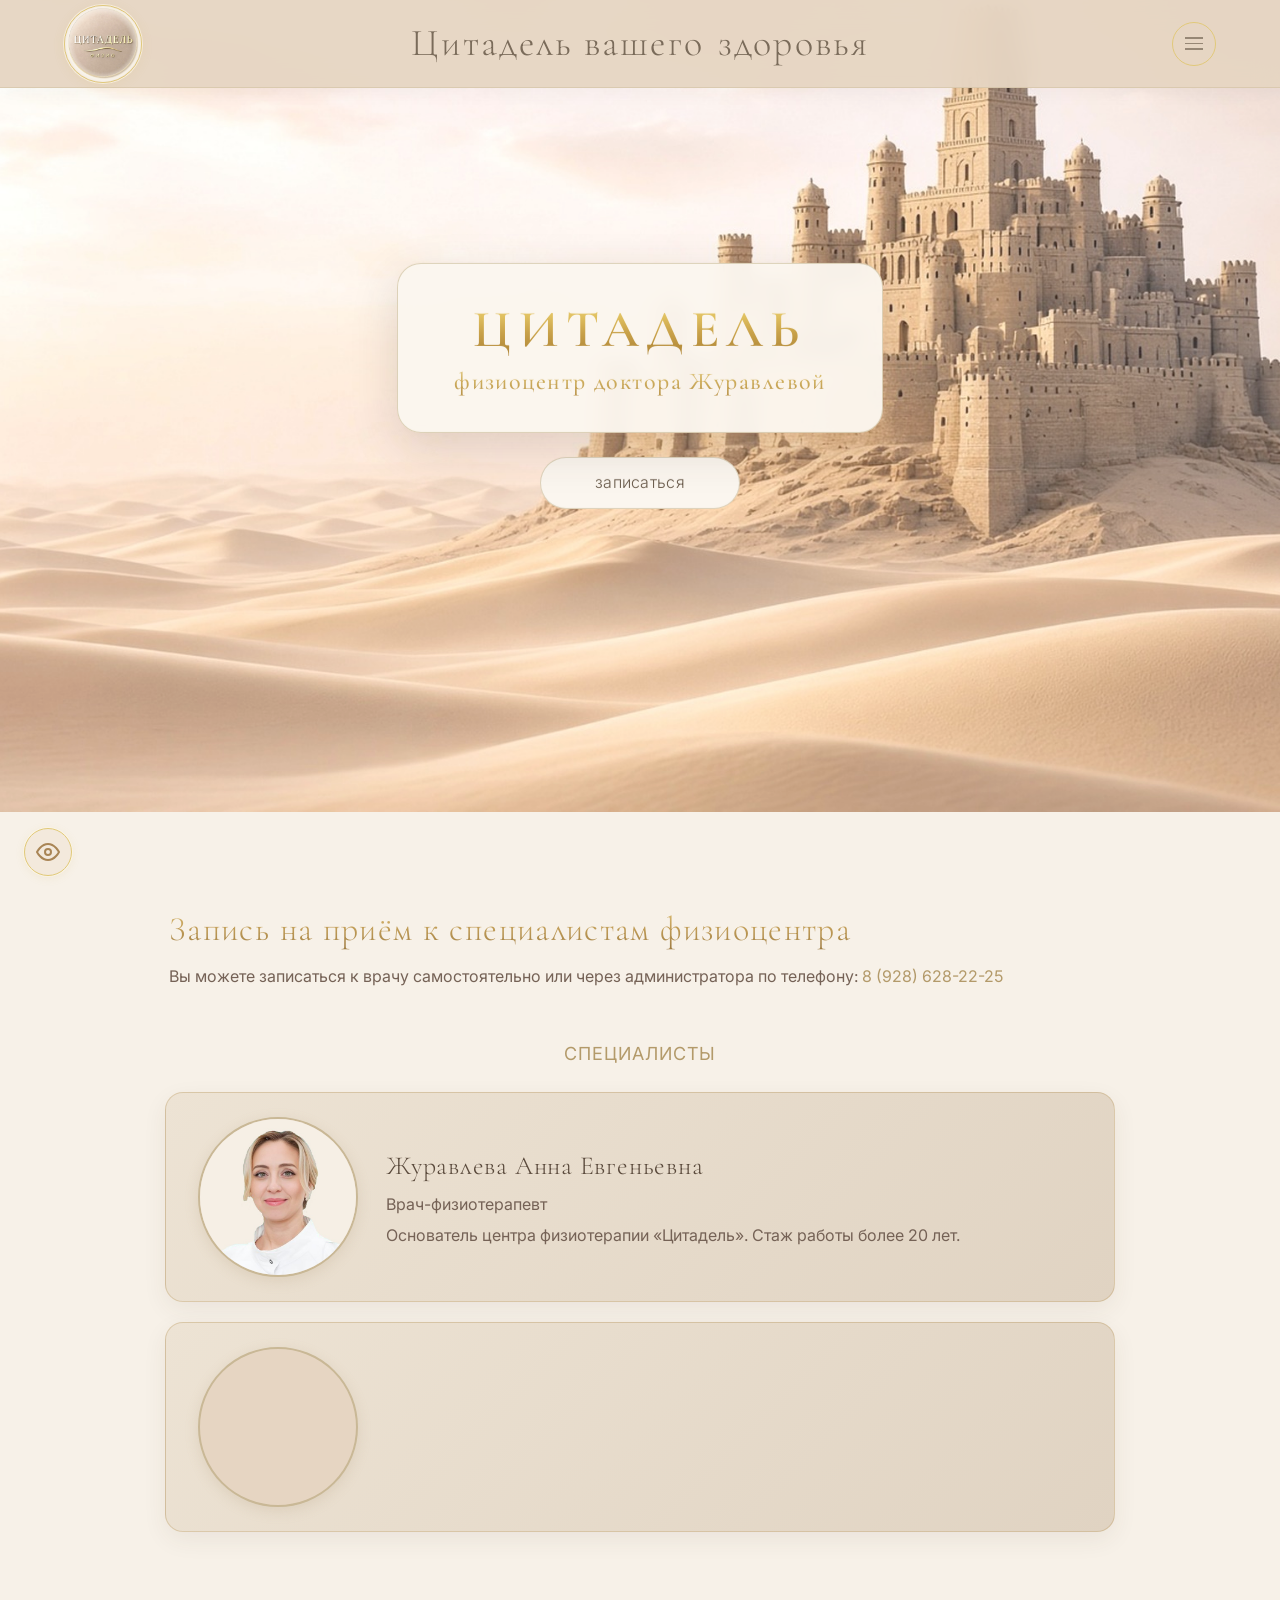
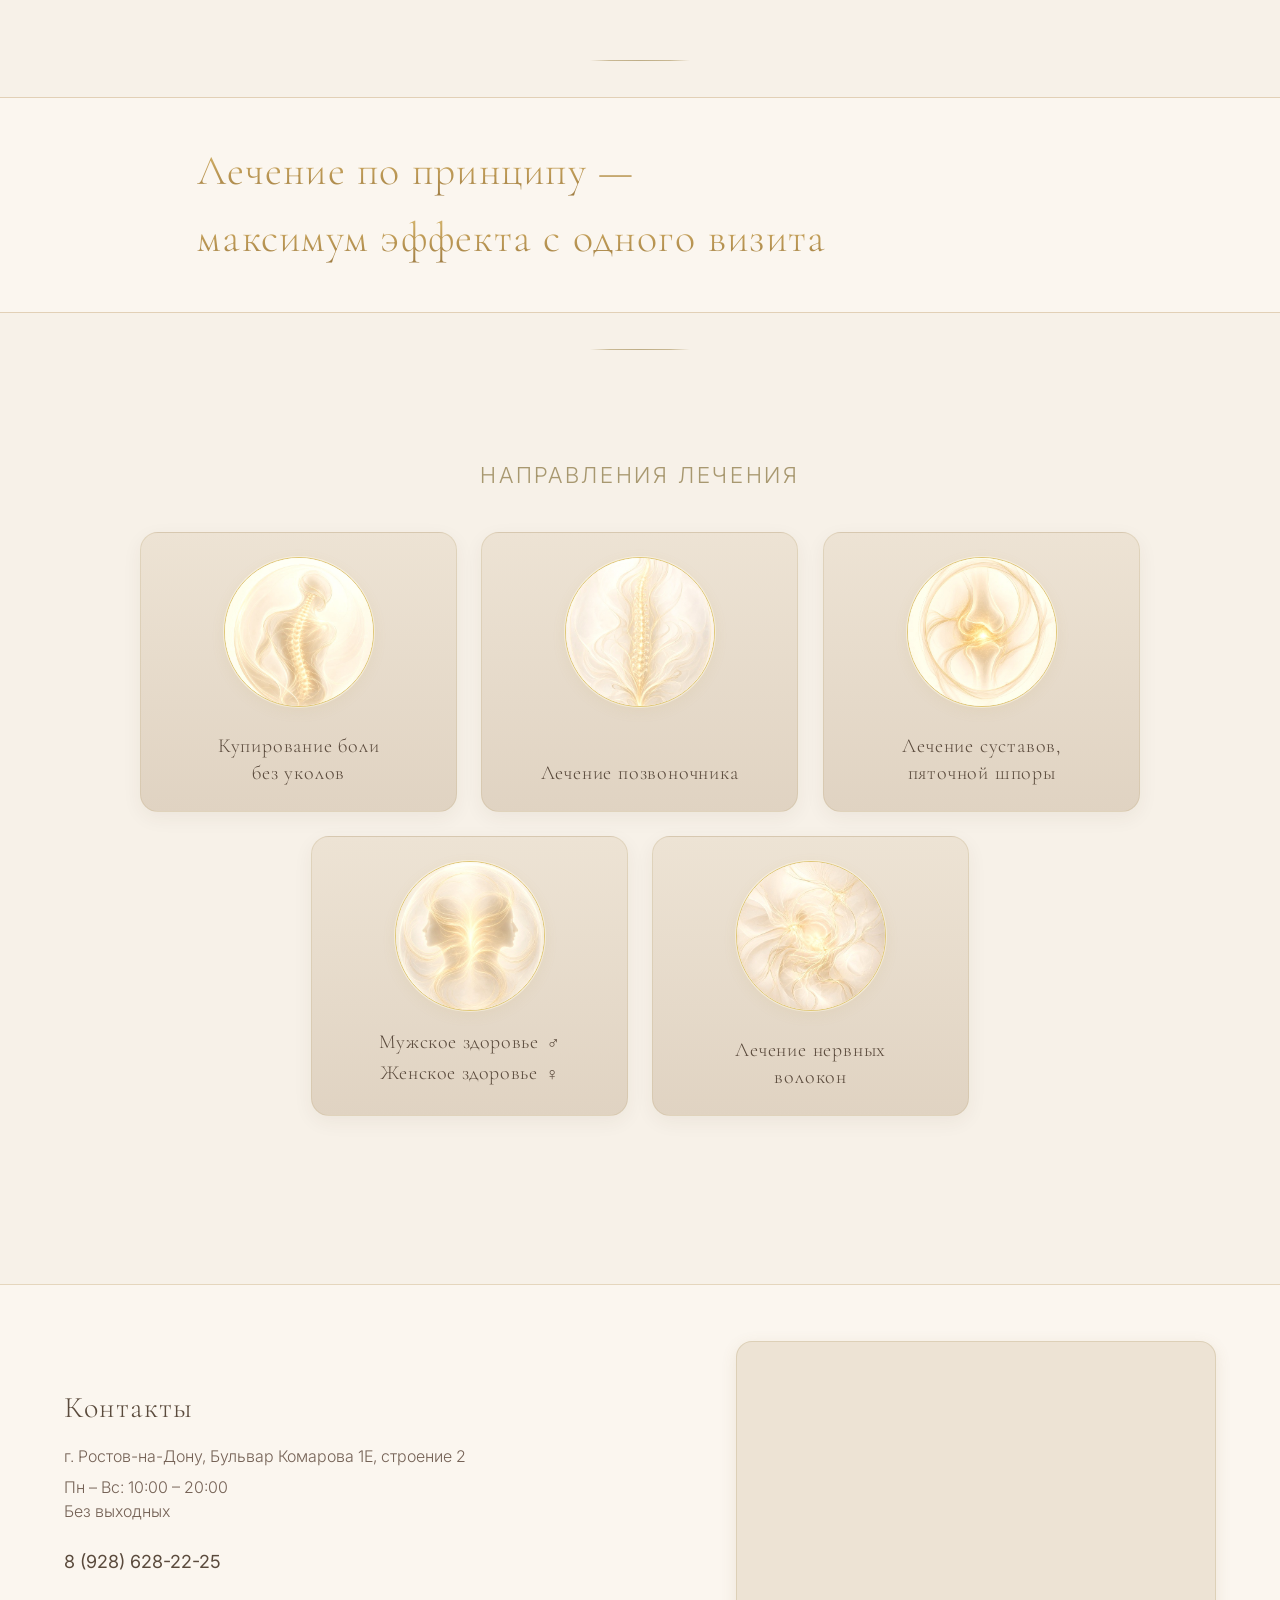
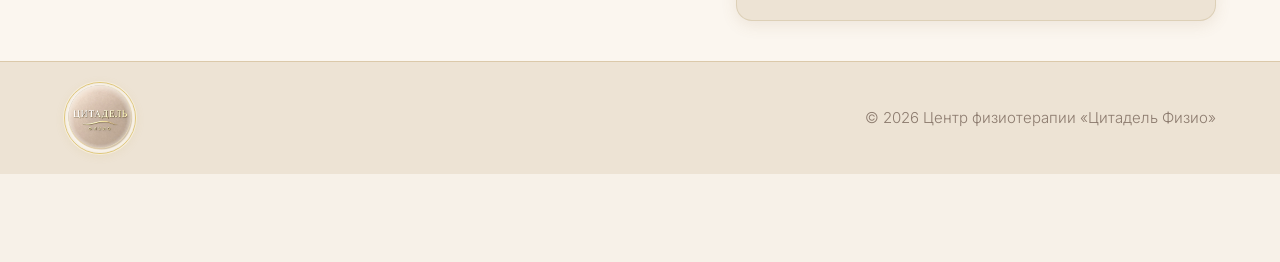
<file: index.html>
<!DOCTYPE html>
<html lang="ru">
<head>
    <meta charset="UTF-8">
    <meta name="viewport" content="width=device-width, initial-scale=1.0">
    <title>Цитадель Физио | Главная</title>
    <link rel="icon" href="assets/icons/favicon.svg?v=2" type="image/svg+xml">
    <meta name="description" content="Физиоцентр Цитадель доктора Журавлевой. Лечение позвоночника, суставов, боли без уколов. Ростов-на-Дону.">
    <meta property="og:type" content="website">
    <meta property="og:locale" content="ru_RU">
    <meta property="og:site_name" content="Цитадель Физио">
    <meta property="og:title" content="Цитадель Физио | Главная">
    <meta property="og:description" content="Физиоцентр Цитадель доктора Журавлевой. Лечение позвоночника, суставов, боли без уколов. Ростов-на-Дону.">
    <meta property="og:url" content="https://citadel-physio.ru/">
    <meta name="twitter:card" content="summary">
    <meta name="twitter:title" content="Цитадель Физио | Главная">
    <meta name="twitter:description" content="Физиоцентр Цитадель доктора Журавлевой. Лечение позвоночника, суставов, боли без уколов. Ростов-на-Дону.">
    <link rel="preconnect" href="https://fonts.googleapis.com">
    <link rel="preconnect" href="https://fonts.gstatic.com" crossorigin>
    <link href="https://fonts.googleapis.com/css2?family=Cormorant+Garamond:ital,wght@0,300;0,400;0,500;0,600;1,300;1,400;1,500&family=Inter:wght@300;400;500&display=swap" rel="stylesheet">
    <link rel="stylesheet" href="css/style.css">
    <link rel="stylesheet" href="css/components.css">
    <link rel="stylesheet" href="css/pages.css">
</head>
<body class="is-home">

    <!-- ШАПКА -->
    <header class="site-header">
        <div class="container header-container">
            <a href="index.html" class="logo-link">
                <div class="logo-circle"><img src="assets/images/logo.jpg" alt="Цитадель Физио"></div>
            </a>
            <a href="index.html" class="header-title"><span>Цитадель вашего</span><span>здоровья</span></a>
            <div class="header-menu">
                <button class="menu-btn" id="menuBtn" aria-label="Открыть меню">
                    <span></span><span></span><span></span>
                </button>
                <nav class="dropdown-menu" id="dropdownMenu">
                    <a href="index.html">Главная</a>
                    <a href="specialists.html">Специалисты</a>
                    <a href="technologies.html">Технологии</a>
                    <a href="documents.html">Документы</a>
                    <a href="#contacts">Контакты</a>
                </nav>
            </div>
        </div>
    </header>

    <main>
        <!-- HERO -->
        <section class="hero">
            <div class="hero-overlay"></div>
            <div class="container hero-container">
                <span class="hero-placeholder-text">Заглушка фонового изображения</span>
                <div class="hero-card">
                    <h1 class="hero-title">
                        <span class="hero-citadel">ЦИТАДЕЛЬ</span>
                        <span class="hero-subtitle">физиоцентр доктора Журавлевой</span>
                    </h1>
                </div>
                <a href="#contacts" class="hero-btn">записаться</a>
            </div>
        </section>

        <!-- СПЕЦИАЛИСТЫ -->
        <section class="specialists-preview container">
            <div class="specialists-header-wrap reveal">
                <h2 class="section-title">Запись на приём к специалистам физиоцентра</h2>
                <p class="section-subtitle">
                    Вы можете записаться к врачу самостоятельно или через администратора по телефону: 
                    <a href="tel:89286282225" class="text-link">8 (928) 628-22-25</a>
                </p>
            </div>
            <div class="label-tag reveal reveal-delay-1">СПЕЦИАЛИСТЫ</div>

            <a href="specialists.html" class="doctor-preview-card reveal reveal-delay-1">
                <div class="doctor-photo-placeholder">
                    <img src="assets/images/doctor-zhuravleva.jpg?v=5" alt="Специалист физиотерапевтического центра — Журавлева Анна Евгеньевна">
                </div>
                <div class="doctor-info">
                    <h3 class="doctor-name">Журавлева Анна Евгеньевна</h3>
                    <p class="doctor-role">Врач-физиотерапевт</p>
                    <p class="doctor-desc">Основатель центра физиотерапии «Цитадель». Стаж работы более 20 лет.</p>
                </div>
            </a>

            <a href="specialists.html" class="doctor-preview-card doctor-preview-card--empty reveal reveal-delay-2" aria-label="Дополнительный специалист">
                <div class="doctor-photo-placeholder doctor-photo-placeholder--empty" aria-label="Место для фото специалиста"></div>
                <div class="doctor-info">
                </div>
            </a>
        </section>

        <div class="section-line" aria-hidden="true"></div>

       <!-- БАННЕР -->
        <section class="banner-all-inclusive">
            <div class="banner-header-wrap reveal">
                <h2 class="banner-title">
                    <span>Лечение по принципу —</span>
                    <span>максимум эффекта с одного визита</span>
                </h2>
            </div>
        </section>

        <div class="section-line" aria-hidden="true"></div>

        <!-- НАПРАВЛЕНИЯ -->
        <section class="treatments container">
            <h2 class="treatments-title reveal">НАПРАВЛЕНИЯ ЛЕЧЕНИЯ</h2>
            <div class="treatments-grid">
                <a href="landing-pain.html" class="treatment-card reveal reveal-delay-1">
                    <div class="treatment-icon-placeholder"><img src="assets/images/icon-pain.jpg" alt="Иллюстрация купирования боли без уколов"></div>
                    <h3 class="treatment-name"><span class="tn-line">Купирование боли</span><span class="tn-line">без уколов</span></h3>
                </a>
                <a href="landing-spine.html" class="treatment-card reveal reveal-delay-2">
                    <div class="treatment-icon-placeholder"><img src="assets/images/icon-spine.jpg" alt="Иллюстрация лечения позвоночника"></div>
                    <h3 class="treatment-name">Лечение позвоночника</h3>
                </a>
                <a href="landing-joints.html" class="treatment-card reveal reveal-delay-3">
                    <div class="treatment-icon-placeholder"><img src="assets/images/icon-joints.jpg" alt="Иллюстрация лечения суставов"></div>
                    <h3 class="treatment-name"><span class="tn-line">Лечение суставов,</span><span class="tn-line">пяточной шпоры</span></h3>
                </a>
                <a href="landing-health.html" class="treatment-card reveal reveal-delay-1">
                    <div class="treatment-icon-placeholder"><img src="assets/images/icon-health.jpg" alt="Иллюстрация мужского и женского здоровья"></div>
                    <div class="treatment-name">
                        <div class="gender-row">Мужское здоровье <span class="gender-icon">♂</span></div>
                        <div class="gender-row">Женское здоровье <span class="gender-icon">♀</span></div>
                    </div>
                </a>
                <a href="landing-nerves.html" class="treatment-card reveal reveal-delay-2">
                    <div class="treatment-icon-placeholder"><img src="assets/images/icon-nerves.jpg" alt="Иллюстрация лечения нервных волокон"></div>
                    <h3 class="treatment-name"><span class="tn-line">Лечение нервных</span><span class="tn-line">волокон</span></h3>
                </a>
            </div>
        </section>
    </main>

    <!-- КОНТАКТЫ И ПОДВАЛ -->
    <footer class="site-footer" id="contacts">
        <div class="footer-main">
            <div class="container footer-container">
                <div class="footer-contacts">
                    <h2 class="footer-title">Контакты</h2>
                    <div class="footer-info-compact">
                        <p class="footer-address">г. Ростов-на-Дону, Бульвар Комарова 1Е, строение 2</p>
                        <p class="footer-schedule">Пн – Вс: 10:00 – 20:00<br>Без выходных</p>
                    </div>
                    <a href="tel:89286282225" class="footer-phone">8 (928) 628-22-25</a>
                </div>
                <div class="footer-map">
                    <iframe
                        class="footer-map-frame"
                        title="Цитадель Физио на карте — Ростов-на-Дону"
                        src="https://yandex.ru/map-widget/v1/?um=constructor%3A7a23911af63bd736b69f493c1b4c0fc868cc09116bf0b924bc788d79c9aa5489&amp;source=constructor"
                        width="100%"
                        height="100%"
                        frameborder="0"
                        allowfullscreen="true"
                        loading="lazy"
                        referrerpolicy="no-referrer-when-downgrade"></iframe>
                </div>
            </div>
        </div>
        
        <div class="sub-footer">
            <div class="container sub-footer-container">
                <div class="mini-logo-circle"><img src="assets/images/logo.jpg" alt="Цитадель Физио"></div>
                <p class="copyright">© 2026 Центр физиотерапии «Цитадель Физио»</p>
            </div>
        </div>
    </footer>

    <!-- КНОПКА ВЫЗОВА ПАНЕЛИ ДОСТУПНОСТИ -->
    <button class="accessibility-btn" id="accessibilityBtn" aria-label="Настройки доступности">
        <svg width="24" height="24" viewBox="0 0 24 24" fill="none" stroke="currentColor" stroke-width="2" stroke-linecap="round" stroke-linejoin="round"><path d="M1 12s4-8 11-8 11 8 11 8-4 8-11 8-11-8-11-8z"></path><circle cx="12" cy="12" r="3"></circle></svg>
    </button>

      <!-- МОДАЛЬНОЕ ОКНО ДОСТУПНОСТИ -->
    <div class="accessibility-modal" id="accessibilityModal">
        <div class="accessibility-content">
            <button class="acc-close" id="closeModal" aria-label="Закрыть настройки">×</button>
            <h2>Настройка доступности</h2>

            <!-- Модули контента -->
            <div class="acc-section">
                <h3 class="acc-section-title">Модули контента</h3>
                <div class="acc-grid-2">
                    <button class="acc-btn" id="btnFontSize" aria-pressed="false">
                        <span>Размер шрифта</span>
                        <div class="acc-icon-wrap">
                            <div class="acc-controls-inline">
                                <span class="acc-plus">+</span>
                                <span class="acc-default-text">по умолчанию</span>
                                <span class="acc-minus">−</span>
                            </div>
                        </div>
                    </button>
                    <button class="acc-btn" id="btnFontFamily" aria-pressed="false">
                        <span>Читаемый шрифт</span>
                        <div class="acc-icon-wrap">
                            <svg viewBox="0 0 24 24" fill="none" stroke="currentColor" stroke-width="2"><path d="M4 7V4h16v3M9 20h6M12 4v16"/></svg>
                        </div>
                    </button>
                    <button class="acc-btn" id="btnLineHeight" aria-pressed="false">
                        <span>Высота строки</span>
                        <div class="acc-icon-wrap">
                            <div class="acc-controls-inline">
                                <span class="acc-plus">+</span>
                                <span class="acc-default-text">по умолчанию</span>
                                <span class="acc-minus">−</span>
                            </div>
                        </div>
                    </button>
                    <button class="acc-btn" id="btnBigCursor" aria-pressed="false">
                        <span>Большой курсор</span>
                        <div class="acc-icon-wrap">
                            <svg viewBox="0 0 24 24" fill="none" stroke="currentColor" stroke-width="2"><path d="M3 3l7.07 16.97 2.51-7.39 7.39-2.51L3 3z"/></svg>
                        </div>
                    </button>
                </div>
                
                <div class="acc-grid-3">
                    <button class="acc-btn" id="btnLetterSpacing" aria-pressed="false">
                        <span>Межбуквенный интервал</span>
                        <div class="acc-icon-wrap">
                            <svg viewBox="0 0 24 24" fill="none" stroke="currentColor" stroke-width="2"><path d="M4 4h16M4 8h16M4 12h16M4 16h16M4 20h16"/></svg>
                        </div>
                    </button>
                    <button class="acc-btn" id="btnTextAlign" aria-pressed="false">
                        <span>Выравнивание по центру</span>
                        <div class="acc-icon-wrap">
                            <svg viewBox="0 0 24 24" fill="none" stroke="currentColor" stroke-width="2"><path d="M4 4h16M4 8h10M4 12h16M4 16h10M4 20h16"/></svg>
                        </div>
                    </button>
                    <button class="acc-btn" id="btnFontWeight" aria-pressed="false">
                        <span>Толщина шрифта</span>
                        <div class="acc-icon-wrap">
                            <svg viewBox="0 0 24 24" fill="none" stroke="currentColor" stroke-width="2"><path d="M6 4h8a4 4 0 0 1 0 8H6zM6 12h9a4 4 0 0 1 0 8H6z"/></svg>
                        </div>
                    </button>
                </div>
            </div>

            <!-- Модули цветов -->
            <div class="acc-section">
                <h3 class="acc-section-title">Модули цветов</h3>
                <div class="acc-grid-3">
                    <button class="acc-btn" id="btnThemeLight" aria-pressed="true">
                        <span>Светлая тема</span>
                        <div class="acc-icon-wrap">
                            <svg viewBox="0 0 24 24" fill="none" stroke="currentColor" stroke-width="2"><circle cx="12" cy="12" r="5"/><path d="M12 1v2m0 18v2M4.22 4.22l1.42 1.42m12.72 12.72l1.42 1.42M1 12h2m18 0h2M4.22 19.78l1.42-1.42M18.36 5.64l1.42-1.42"/></svg>
                        </div>
                    </button>
                    <button class="acc-btn" id="btnThemeDark" aria-pressed="false">
                        <span>Тёмная тема</span>
                        <div class="acc-icon-wrap">
                            <svg viewBox="0 0 24 24" fill="none" stroke="currentColor" stroke-width="2"><circle cx="12" cy="12" r="10"/><path d="M12 2a10 10 0 0 0 0 20V2z" fill="currentColor"/></svg>
                        </div>
                    </button>
                    <button class="acc-btn" id="btnThemeMono" aria-pressed="false">
                        <span>Монохромный</span>
                        <div class="acc-icon-wrap">
                            <svg viewBox="0 0 24 24" fill="none" stroke="currentColor" stroke-width="2"><circle cx="12" cy="12" r="10"/><path d="M12 2v20M2 12h20M5 5l14 14M19 5L5 19"/></svg>
                        </div>
                    </button>
                </div>
            </div>

            <!-- Модули ориентации -->
            <div class="acc-section">
                <h3 class="acc-section-title">Модули ориентации</h3>
                <div class="acc-grid-3">
                    <button class="acc-btn" id="btnReadableLine" aria-pressed="false">
                        <span>Читаемая линия</span>
                        <div class="acc-icon-wrap">
                            <svg viewBox="0 0 24 24" fill="none" stroke="currentColor" stroke-width="2"><path d="M4 12h16"/></svg>
                        </div>
                    </button>
                    <button class="acc-btn" id="btnReadableMask" aria-pressed="false">
                        <span>Читаемая маска</span>
                        <div class="acc-icon-wrap">
                            <svg viewBox="0 0 24 24" fill="none" stroke="currentColor" stroke-width="2"><rect x="4" y="6" width="16" height="12" rx="2"/></svg>
                        </div>
                    </button>
                    <button class="acc-btn" id="btnHideImages" aria-pressed="false">
                        <span>Скрыть изображения</span>
                        <div class="acc-icon-wrap">
                            <svg viewBox="0 0 24 24" fill="none" stroke="currentColor" stroke-width="2"><path d="M1 12s4-8 11-8 11 8 11 8-4 8-11 8-11-8-11-8z"/><circle cx="12" cy="12" r="3"/><path d="M2 2l20 20"/></svg>
                        </div>
                    </button>
                    <button class="acc-btn" id="btnHighlightContent" aria-pressed="false">
                        <span>Выделить контент</span>
                        <div class="acc-icon-wrap">
                            <svg viewBox="0 0 24 24" fill="none" stroke="currentColor" stroke-width="2"><path d="M4 8V4h4m8 0h4v4m0 8v4h-4m-8 0H4v-4"/></svg>
                        </div>
                    </button>
                    <button class="acc-btn" id="btnStopAnimation" aria-pressed="false">
                        <span>Остановить анимацию</span>
                        <div class="acc-icon-wrap">
                            <svg viewBox="0 0 24 24" fill="none" stroke="currentColor" stroke-width="2"><circle cx="12" cy="12" r="10"/><path d="M4.93 4.93l14.14 14.14"/></svg>
                        </div>
                    </button>
                    <button class="acc-btn" id="btnHighlightLinks" aria-pressed="false">
                        <span>Выделить ссылки</span>
                        <div class="acc-icon-wrap">
                            <svg viewBox="0 0 24 24" fill="none" stroke="currentColor" stroke-width="2"><path d="M10 13a5 5 0 0 0 7.54.54l3-3a5 5 0 0 0-7.07-7.07l-1.72 1.71"/><path d="M14 11a5 5 0 0 0-7.54-.54l-3 3a5 5 0 0 0 7.07 7.07l1.71-1.71"/></svg>
                        </div>
                    </button>
                </div>
            </div>

            <button class="acc-reset-all" id="resetAll">Сбросить настройки</button>
        </div>
    </div>

    <script src="js/main.js"></script>
    <script src="js/accessibility.js"></script>
</body>
</html>
</file>
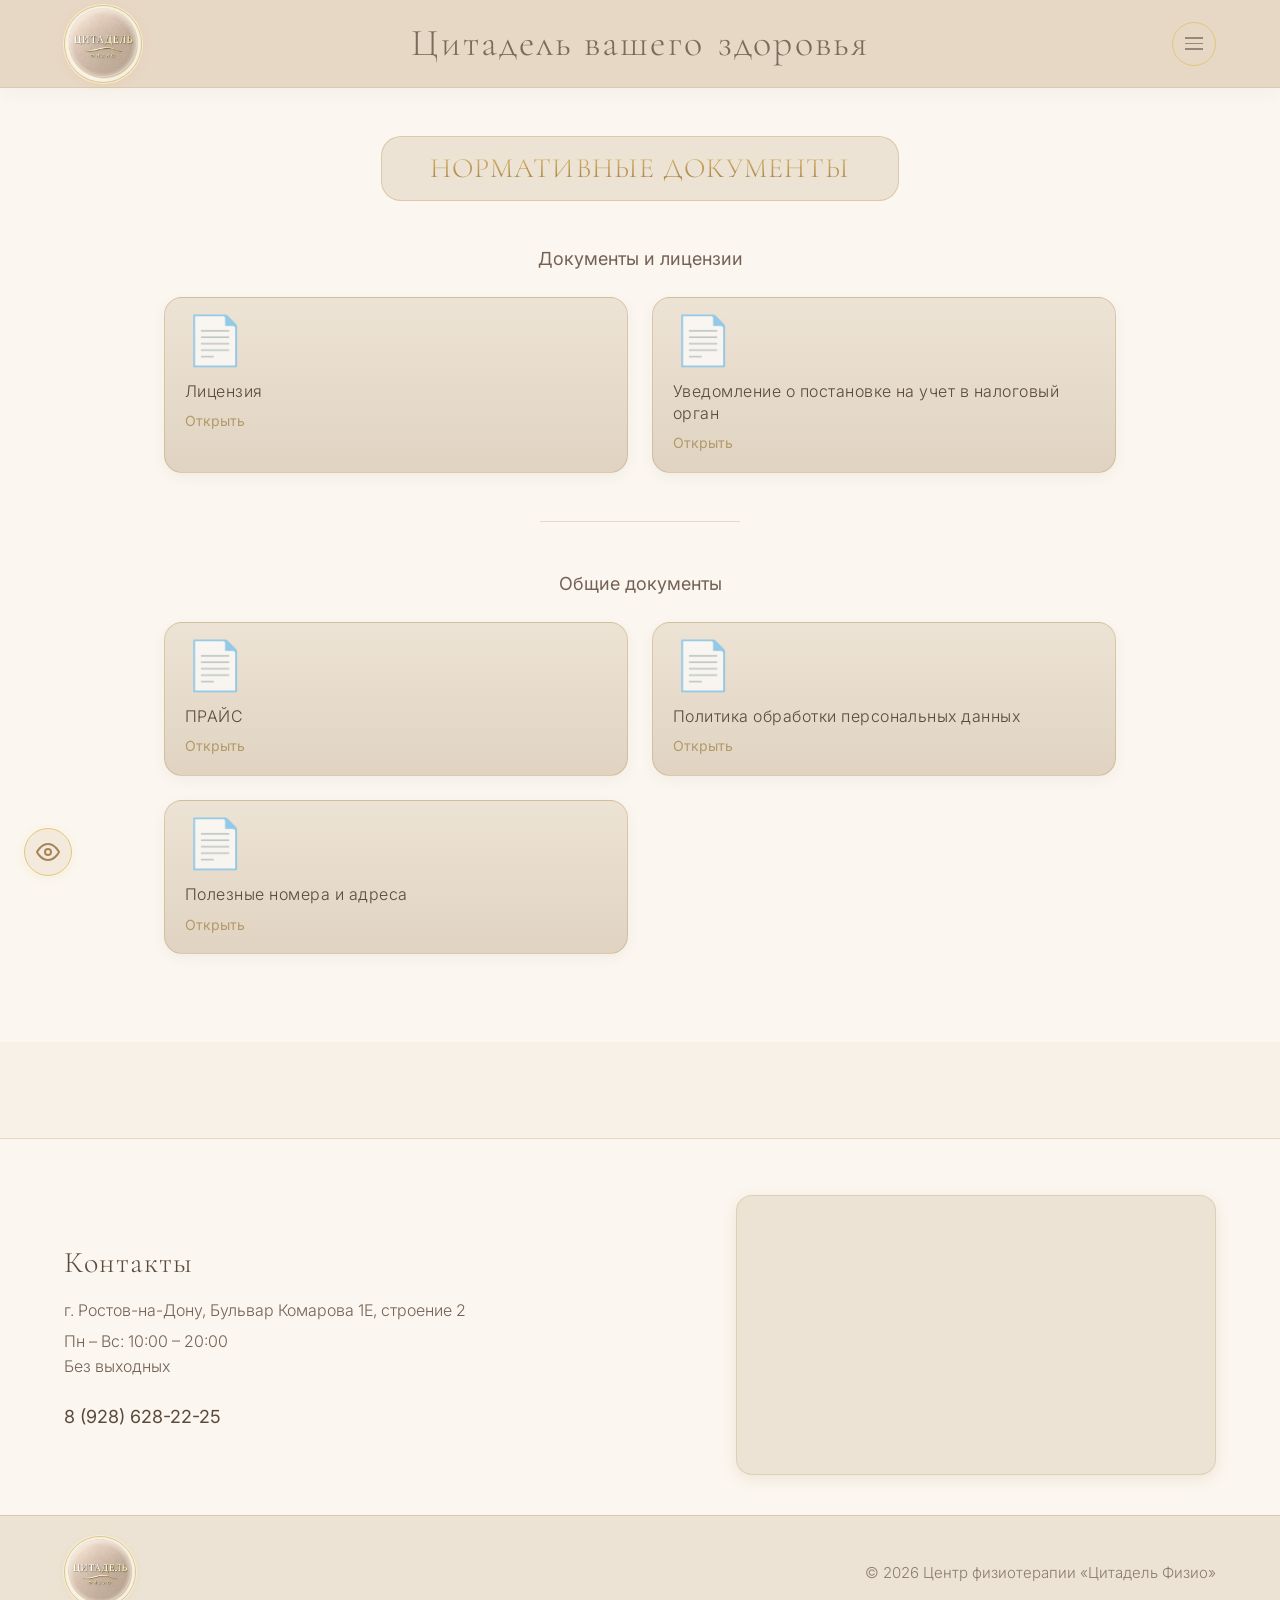
<file: documents.html>
<!DOCTYPE html>
<html lang="ru">
<head>
    <meta charset="UTF-8">
    <meta name="viewport" content="width=device-width, initial-scale=1.0">
    <title>Цитадель Физио | Нормативные документы</title>
    <link rel="icon" href="assets/icons/favicon.svg?v=2" type="image/svg+xml">
    <meta name="description" content="Лицензии, прайс и нормативные документы центра Цитадель Физио.">
    <meta property="og:type" content="website">
    <meta property="og:locale" content="ru_RU">
    <meta property="og:site_name" content="Цитадель Физио">
    <meta property="og:title" content="Цитадель Физио | Документы">
    <meta property="og:description" content="Лицензии, прайс и нормативные документы центра Цитадель Физио.">
    <meta property="og:url" content="https://citadel-physio.ru/documents.html">
    <meta name="twitter:card" content="summary">
    <meta name="twitter:title" content="Цитадель Физио | Документы">
    <meta name="twitter:description" content="Лицензии, прайс и нормативные документы центра Цитадель Физио.">
    <link rel="preconnect" href="https://fonts.googleapis.com">
    <link rel="preconnect" href="https://fonts.gstatic.com" crossorigin>
    <link href="https://fonts.googleapis.com/css2?family=Cormorant+Garamond:ital,wght@0,300;0,400;0,500;0,600;1,300;1,400;1,500&family=Inter:wght@300;400;500&display=swap" rel="stylesheet">
    <link rel="stylesheet" href="css/style.css">
    <link rel="stylesheet" href="css/components.css">
    <link rel="stylesheet" href="css/pages.css">
</head>
<body>

    <!-- ШАПКА -->
    <header class="site-header">
        <div class="container header-container">
            <a href="index.html" class="logo-link">
                <div class="logo-circle"><img src="assets/images/logo.jpg" alt="Цитадель Физио"></div>
            </a>
            <a href="index.html" class="header-title"><span>Цитадель вашего</span><span>здоровья</span></a>
            <div class="header-menu">
                <button class="menu-btn" id="menuBtn" aria-label="Открыть меню">
                    <span></span><span></span><span></span>
                </button>
                <nav class="dropdown-menu" id="dropdownMenu">
                    <a href="index.html">Главная</a>
                    <a href="specialists.html">Специалисты</a>
                    <a href="technologies.html">Технологии</a>
                    <a href="documents.html">Документы</a>
                    <a href="#contacts">Контакты</a>
                </nav>
            </div>
        </div>
    </header>

    <main class="page-docs-bg">
               <!-- ЗАГОЛОВОК-ПЛАШКА -->
        <section class="page-header container">
            <div class="page-capsule documents-capsule">
                <h1>НОРМАТИВНЫЕ ДОКУМЕНТЫ</h1>
            </div>
        </section>

        <!-- СЕКЦИЯ 1: ДОКУМЕНТЫ И ЛИЦЕНЗИИ -->
        <section class="documents-section container">
            <h2 class="docs-group-title">Документы и лицензии</h2>
            
            <div class="docs-grid">
                <!-- Карточка 1 -->
                <a href="#" class="doc-card">
                    <div class="doc-icon-placeholder">📄</div>
                    <h3 class="doc-name">Лицензия</h3>
                    <span class="doc-open">Открыть</span>
                </a>

                <!-- Карточка 2 -->
                <a href="#" class="doc-card">
                    <div class="doc-icon-placeholder">📄</div>
                    <h3 class="doc-name">Уведомление о постановке на учет в налоговый орган</h3>
                    <span class="doc-open">Открыть</span>
                </a>
            </div>
        </section>

        <div class="section-divider"></div>

        <!-- СЕКЦИЯ 2: ОБЩИЕ ДОКУМЕНТЫ -->
        <section class="documents-section container">
            <h2 class="docs-group-title">Общие документы</h2>
            
            <div class="docs-grid">
                <!-- Карточка 3 -->
                <a href="#" class="doc-card">
                    <div class="doc-icon-placeholder">📄</div>
                    <h3 class="doc-name">ПРАЙС</h3>
                    <span class="doc-open">Открыть</span>
                </a>

                <!-- Карточка 4 -->
                <a href="#" class="doc-card">
                    <div class="doc-icon-placeholder">📄</div>
                    <h3 class="doc-name">Политика обработки персональных данных</h3>
                    <span class="doc-open">Открыть</span>
                </a>

                <!-- Карточка 5 -->
                <a href="#" class="doc-card">
                    <div class="doc-icon-placeholder">📄</div>
                    <h3 class="doc-name">Полезные номера и адреса</h3>
                    <span class="doc-open">Открыть</span>
                </a>
            </div>
        </section>
    </main>

    <!-- КОНТАКТЫ И ПОДВАЛ -->
    <footer class="site-footer" id="contacts">
        <div class="footer-main">
            <div class="container footer-container">
                <div class="footer-contacts">
                    <h2 class="footer-title">Контакты</h2>
                    <div class="footer-info-compact">
                        <p class="footer-address">г. Ростов-на-Дону, Бульвар Комарова 1Е, строение 2</p>
                        <p class="footer-schedule">Пн – Вс: 10:00 – 20:00<br>Без выходных</p>
                    </div>
                    <a href="tel:89286282225" class="footer-phone">8 (928) 628-22-25</a>
                </div>
                <div class="footer-map">
                    <iframe
                        class="footer-map-frame"
                        title="Цитадель Физио на карте — Ростов-на-Дону"
                        src="https://yandex.ru/map-widget/v1/?um=constructor%3A7a23911af63bd736b69f493c1b4c0fc868cc09116bf0b924bc788d79c9aa5489&amp;source=constructor"
                        width="100%"
                        height="100%"
                        frameborder="0"
                        allowfullscreen="true"
                        loading="lazy"
                        referrerpolicy="no-referrer-when-downgrade"></iframe>
                </div>
            </div>
        </div>
        
        <div class="sub-footer">
            <div class="container sub-footer-container">
                <div class="mini-logo-circle"><img src="assets/images/logo.jpg" alt="Цитадель Физио"></div>
                <p class="copyright">© 2026 Центр физиотерапии «Цитадель Физио»</p>
            </div>
        </div>
    </footer>

    <!-- ВИДЖЕТ ДОСТУПНОСТИ -->
    <!-- КНОПКА ВЫЗОВА ПАНЕЛИ ДОСТУПНОСТИ -->
        <!-- КНОПКА ВЫЗОВА ПАНЕЛИ ДОСТУПНОСТИ -->
    <button class="accessibility-btn" id="accessibilityBtn" aria-label="Настройки доступности">
        <svg width="24" height="24" viewBox="0 0 24 24" fill="none" stroke="currentColor" stroke-width="2" stroke-linecap="round" stroke-linejoin="round"><path d="M1 12s4-8 11-8 11 8 11 8-4 8-11 8-11-8-11-8z"></path><circle cx="12" cy="12" r="3"></circle></svg>
    </button>

      <!-- МОДАЛЬНОЕ ОКНО ДОСТУПНОСТИ -->
    <div class="accessibility-modal" id="accessibilityModal">
        <div class="accessibility-content">
            <button class="acc-close" id="closeModal" aria-label="Закрыть настройки">×</button>
            <h2>Настройка доступности</h2>

            <!-- Модули контента -->
            <div class="acc-section">
                <h3 class="acc-section-title">Модули контента</h3>
                <div class="acc-grid-2">
                    <button class="acc-btn" id="btnFontSize" aria-pressed="false">
                        <span>Размер шрифта</span>
                        <div class="acc-icon-wrap">
                            <div class="acc-controls-inline">
                                <span class="acc-plus">+</span>
                                <span class="acc-default-text">по умолчанию</span>
                                <span class="acc-minus">−</span>
                            </div>
                        </div>
                    </button>
                    <button class="acc-btn" id="btnFontFamily" aria-pressed="false">
                        <span>Читаемый шрифт</span>
                        <div class="acc-icon-wrap">
                            <svg viewBox="0 0 24 24" fill="none" stroke="currentColor" stroke-width="2"><path d="M4 7V4h16v3M9 20h6M12 4v16"/></svg>
                        </div>
                    </button>
                    <button class="acc-btn" id="btnLineHeight" aria-pressed="false">
                        <span>Высота строки</span>
                        <div class="acc-icon-wrap">
                            <div class="acc-controls-inline">
                                <span class="acc-plus">+</span>
                                <span class="acc-default-text">по умолчанию</span>
                                <span class="acc-minus">−</span>
                            </div>
                        </div>
                    </button>
                    <button class="acc-btn" id="btnBigCursor" aria-pressed="false">
                        <span>Большой курсор</span>
                        <div class="acc-icon-wrap">
                            <svg viewBox="0 0 24 24" fill="none" stroke="currentColor" stroke-width="2"><path d="M3 3l7.07 16.97 2.51-7.39 7.39-2.51L3 3z"/></svg>
                        </div>
                    </button>
                </div>
                
                <div class="acc-grid-3">
                    <button class="acc-btn" id="btnLetterSpacing" aria-pressed="false">
                        <span>Межбуквенный интервал</span>
                        <div class="acc-icon-wrap">
                            <svg viewBox="0 0 24 24" fill="none" stroke="currentColor" stroke-width="2"><path d="M4 4h16M4 8h16M4 12h16M4 16h16M4 20h16"/></svg>
                        </div>
                    </button>
                    <button class="acc-btn" id="btnTextAlign" aria-pressed="false">
                        <span>Выравнивание по центру</span>
                        <div class="acc-icon-wrap">
                            <svg viewBox="0 0 24 24" fill="none" stroke="currentColor" stroke-width="2"><path d="M4 4h16M4 8h10M4 12h16M4 16h10M4 20h16"/></svg>
                        </div>
                    </button>
                    <button class="acc-btn" id="btnFontWeight" aria-pressed="false">
                        <span>Толщина шрифта</span>
                        <div class="acc-icon-wrap">
                            <svg viewBox="0 0 24 24" fill="none" stroke="currentColor" stroke-width="2"><path d="M6 4h8a4 4 0 0 1 0 8H6zM6 12h9a4 4 0 0 1 0 8H6z"/></svg>
                        </div>
                    </button>
                </div>
            </div>

            <!-- Модули цветов -->
            <div class="acc-section">
                <h3 class="acc-section-title">Модули цветов</h3>
                <div class="acc-grid-3">
                    <button class="acc-btn" id="btnThemeLight" aria-pressed="true">
                        <span>Светлая тема</span>
                        <div class="acc-icon-wrap">
                            <svg viewBox="0 0 24 24" fill="none" stroke="currentColor" stroke-width="2"><circle cx="12" cy="12" r="5"/><path d="M12 1v2m0 18v2M4.22 4.22l1.42 1.42m12.72 12.72l1.42 1.42M1 12h2m18 0h2M4.22 19.78l1.42-1.42M18.36 5.64l1.42-1.42"/></svg>
                        </div>
                    </button>
                    <button class="acc-btn" id="btnThemeDark" aria-pressed="false">
                        <span>Тёмная тема</span>
                        <div class="acc-icon-wrap">
                            <svg viewBox="0 0 24 24" fill="none" stroke="currentColor" stroke-width="2"><circle cx="12" cy="12" r="10"/><path d="M12 2a10 10 0 0 0 0 20V2z" fill="currentColor"/></svg>
                        </div>
                    </button>
                    <button class="acc-btn" id="btnThemeMono" aria-pressed="false">
                        <span>Монохромный</span>
                        <div class="acc-icon-wrap">
                            <svg viewBox="0 0 24 24" fill="none" stroke="currentColor" stroke-width="2"><circle cx="12" cy="12" r="10"/><path d="M12 2v20M2 12h20M5 5l14 14M19 5L5 19"/></svg>
                        </div>
                    </button>
                </div>
            </div>

            <!-- Модули ориентации -->
            <div class="acc-section">
                <h3 class="acc-section-title">Модули ориентации</h3>
                <div class="acc-grid-3">
                    <button class="acc-btn" id="btnReadableLine" aria-pressed="false">
                        <span>Читаемая линия</span>
                        <div class="acc-icon-wrap">
                            <svg viewBox="0 0 24 24" fill="none" stroke="currentColor" stroke-width="2"><path d="M4 12h16"/></svg>
                        </div>
                    </button>
                    <button class="acc-btn" id="btnReadableMask" aria-pressed="false">
                        <span>Читаемая маска</span>
                        <div class="acc-icon-wrap">
                            <svg viewBox="0 0 24 24" fill="none" stroke="currentColor" stroke-width="2"><rect x="4" y="6" width="16" height="12" rx="2"/></svg>
                        </div>
                    </button>
                    <button class="acc-btn" id="btnHideImages" aria-pressed="false">
                        <span>Скрыть изображения</span>
                        <div class="acc-icon-wrap">
                            <svg viewBox="0 0 24 24" fill="none" stroke="currentColor" stroke-width="2"><path d="M1 12s4-8 11-8 11 8 11 8-4 8-11 8-11-8-11-8z"/><circle cx="12" cy="12" r="3"/><path d="M2 2l20 20"/></svg>
                        </div>
                    </button>
                    <button class="acc-btn" id="btnHighlightContent" aria-pressed="false">
                        <span>Выделить контент</span>
                        <div class="acc-icon-wrap">
                            <svg viewBox="0 0 24 24" fill="none" stroke="currentColor" stroke-width="2"><path d="M4 8V4h4m8 0h4v4m0 8v4h-4m-8 0H4v-4"/></svg>
                        </div>
                    </button>
                    <button class="acc-btn" id="btnStopAnimation" aria-pressed="false">
                        <span>Остановить анимацию</span>
                        <div class="acc-icon-wrap">
                            <svg viewBox="0 0 24 24" fill="none" stroke="currentColor" stroke-width="2"><circle cx="12" cy="12" r="10"/><path d="M4.93 4.93l14.14 14.14"/></svg>
                        </div>
                    </button>
                    <button class="acc-btn" id="btnHighlightLinks" aria-pressed="false">
                        <span>Выделить ссылки</span>
                        <div class="acc-icon-wrap">
                            <svg viewBox="0 0 24 24" fill="none" stroke="currentColor" stroke-width="2"><path d="M10 13a5 5 0 0 0 7.54.54l3-3a5 5 0 0 0-7.07-7.07l-1.72 1.71"/><path d="M14 11a5 5 0 0 0-7.54-.54l-3 3a5 5 0 0 0 7.07 7.07l1.71-1.71"/></svg>
                        </div>
                    </button>
                </div>
            </div>

            <button class="acc-reset-all" id="resetAll">Сбросить настройки</button>
        </div>
    </div>

    <script src="js/main.js"></script>
    <script src="js/accessibility.js"></script>
</body>
</html>
</file>
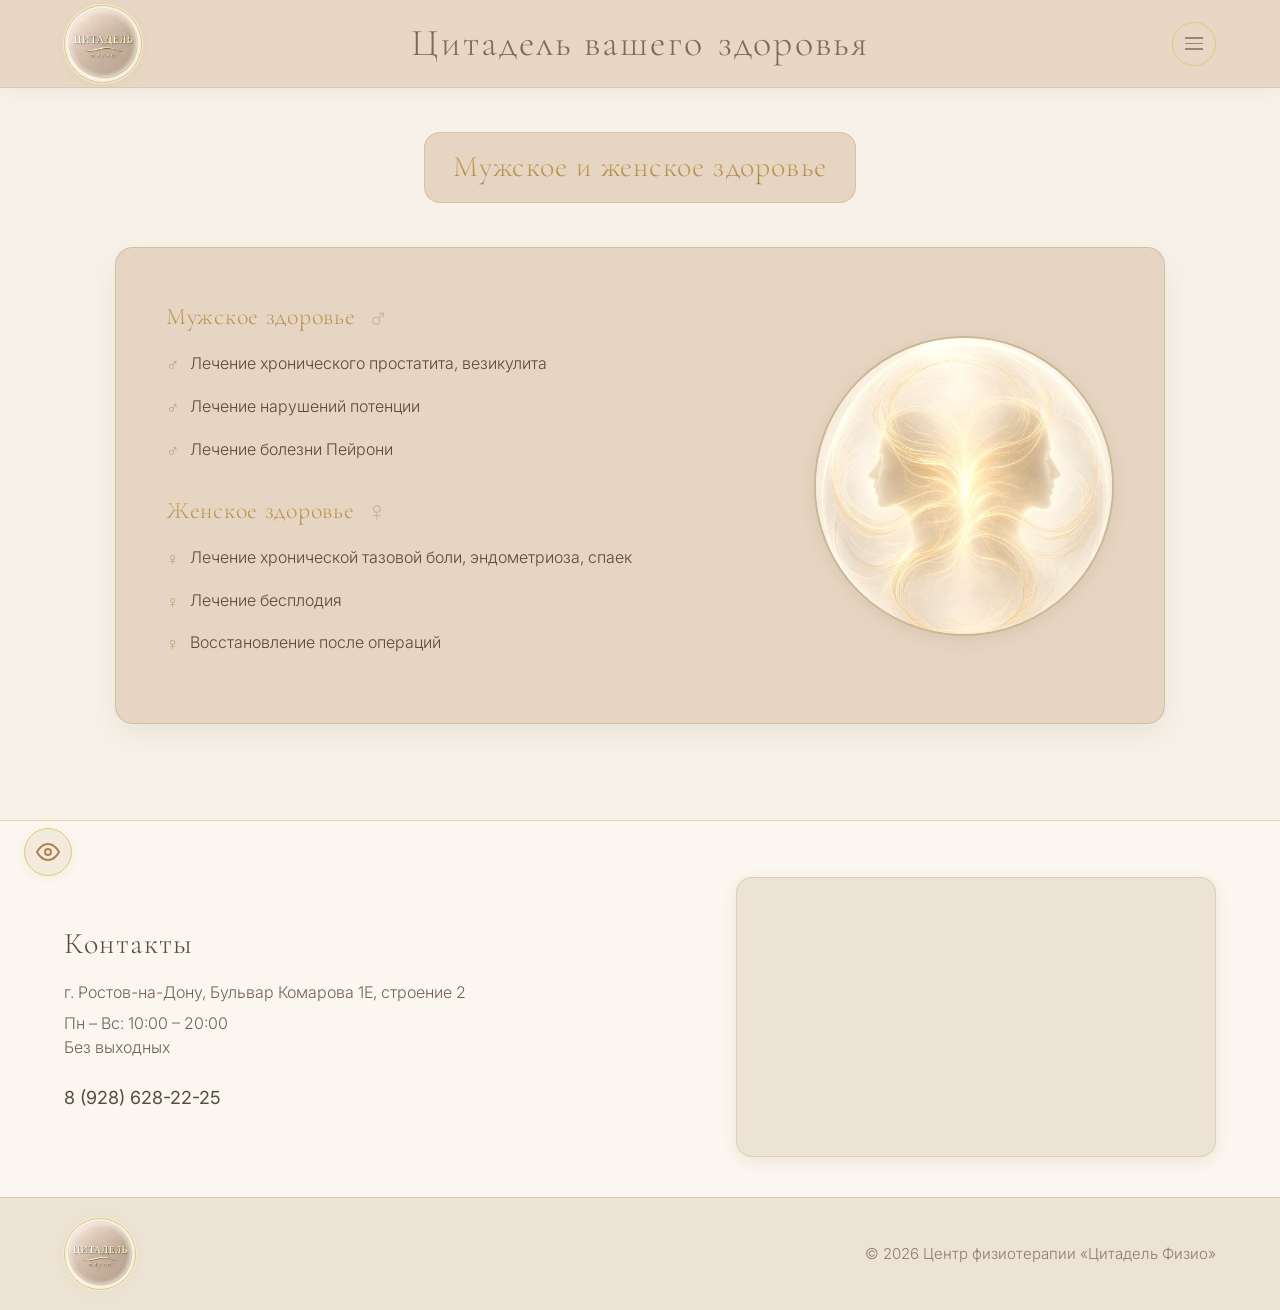
<file: landing-health.html>
<!DOCTYPE html>
<html lang="ru">
<head>
    <meta charset="UTF-8">
    <meta name="viewport" content="width=device-width, initial-scale=1.0">
    <title>Цитадель Физио | Мужское и женское здоровье</title>
    <link rel="icon" href="assets/icons/favicon.svg?v=2" type="image/svg+xml">
    <meta name="description" content="Физиотерапия для мужского и женского здоровья.">
    <meta property="og:type" content="website">
    <meta property="og:locale" content="ru_RU">
    <meta property="og:site_name" content="Цитадель Физио">
    <meta property="og:title" content="Цитадель Физио | Мужское и женское здоровье">
    <meta property="og:description" content="Физиотерапия для мужского и женского здоровья.">
    <meta property="og:url" content="https://citadel-physio.ru/landing-health.html">
    <meta name="twitter:card" content="summary">
    <meta name="twitter:title" content="Цитадель Физио | Мужское и женское здоровье">
    <meta name="twitter:description" content="Физиотерапия для мужского и женского здоровья.">
    <link rel="preconnect" href="https://fonts.googleapis.com">
    <link rel="preconnect" href="https://fonts.gstatic.com" crossorigin>
    <link href="https://fonts.googleapis.com/css2?family=Cormorant+Garamond:ital,wght@0,300;0,400;0,500;0,600;1,300;1,400;1,500&family=Inter:wght@300;400;500&display=swap" rel="stylesheet">
    <link rel="stylesheet" href="css/style.css">
    <link rel="stylesheet" href="css/components.css">
    <link rel="stylesheet" href="css/pages.css">
</head>
<body>
    <header class="site-header">
        <div class="container header-container">
            <a href="index.html" class="logo-link"><div class="logo-circle"><img src="assets/images/logo.jpg" alt="Цитадель Физио"></div></a>
            <a href="index.html" class="header-title"><span>Цитадель вашего</span><span>здоровья</span></a>
            <div class="header-menu">
                <button class="menu-btn" id="menuBtn" aria-label="Открыть меню"><span></span><span></span><span></span></button>
                <nav class="dropdown-menu" id="dropdownMenu">
                    <a href="index.html">Главная</a>
                    <a href="specialists.html">Специалисты</a>
                    <a href="technologies.html">Технологии</a>
                    <a href="documents.html">Документы</a>
                    <a href="#contacts">Контакты</a>
                </nav>
            </div>
        </div>
    </header>

    <main>
        <section class="page-header container reveal">
            <div class="landing-capsule">
                <h1>Мужское и женское здоровье</h1>
            </div>
        </section>

        <section class="landing-content container">
            <div class="landing-card reveal">
                <div class="landing-text">
                    <div class="gender-title">Мужское здоровье <span class="gender-symbol">♂</span></div>
                    <ul class="landing-list landing-list--male">
                        <li>Лечение хронического простатита, везикулита</li>
                        <li>Лечение нарушений потенции</li>
                        <li>Лечение болезни Пейрони</li>
                    </ul>

                    <div class="gender-title" style="margin-top: 30px;">Женское здоровье <span class="gender-symbol">♀</span></div>
                    <ul class="landing-list landing-list--female">
                        <li>Лечение хронической тазовой боли, эндометриоза, спаек</li>
                        <li>Лечение бесплодия</li>
                        <li>Восстановление после операций</li>
                    </ul>
                </div>
                <div class="landing-image">
                    <div class="landing-img-placeholder"><img src="assets/images/icon-health.jpg" alt="Иллюстрация мужского и женского здоровья"></div>
                </div>
            </div>
        </section>
    </main>

    <footer class="site-footer" id="contacts">
        <div class="footer-main">
            <div class="container footer-container">
                <div class="footer-contacts">
                    <h2 class="footer-title">Контакты</h2>
                    <div class="footer-info-compact">
                        <p class="footer-address">г. Ростов-на-Дону, Бульвар Комарова 1Е, строение 2</p>
                        <p class="footer-schedule">Пн – Вс: 10:00 – 20:00<br>Без выходных</p>
                    </div>
                    <a href="tel:89286282225" class="footer-phone">8 (928) 628-22-25</a>
                </div>
                <div class="footer-map">
                    <iframe
                        class="footer-map-frame"
                        title="Цитадель Физио на карте — Ростов-на-Дону"
                        src="https://yandex.ru/map-widget/v1/?um=constructor%3A7a23911af63bd736b69f493c1b4c0fc868cc09116bf0b924bc788d79c9aa5489&amp;source=constructor"
                        width="100%"
                        height="100%"
                        frameborder="0"
                        allowfullscreen="true"
                        loading="lazy"
                        referrerpolicy="no-referrer-when-downgrade"></iframe>
                </div>
            </div>
        </div>
        <div class="sub-footer">
            <div class="container sub-footer-container">
                <div class="mini-logo-circle"><img src="assets/images/logo.jpg" alt="Цитадель Физио"></div>
                <p class="copyright">© 2026 Центр физиотерапии «Цитадель Физио»</p>
            </div>
        </div>
    </footer>

    <!-- КНОПКА ВЫЗОВА ПАНЕЛИ ДОСТУПНОСТИ -->
        <!-- КНОПКА ВЫЗОВА ПАНЕЛИ ДОСТУПНОСТИ -->
    <button class="accessibility-btn" id="accessibilityBtn" aria-label="Настройки доступности">
        <svg width="24" height="24" viewBox="0 0 24 24" fill="none" stroke="currentColor" stroke-width="2" stroke-linecap="round" stroke-linejoin="round"><path d="M1 12s4-8 11-8 11 8 11 8-4 8-11 8-11-8-11-8z"></path><circle cx="12" cy="12" r="3"></circle></svg>
    </button>

      <!-- МОДАЛЬНОЕ ОКНО ДОСТУПНОСТИ -->
    <div class="accessibility-modal" id="accessibilityModal">
        <div class="accessibility-content">
            <button class="acc-close" id="closeModal" aria-label="Закрыть настройки">×</button>
            <h2>Настройка доступности</h2>

            <!-- Модули контента -->
            <div class="acc-section">
                <h3 class="acc-section-title">Модули контента</h3>
                <div class="acc-grid-2">
                    <button class="acc-btn" id="btnFontSize" aria-pressed="false">
                        <span>Размер шрифта</span>
                        <div class="acc-icon-wrap">
                            <div class="acc-controls-inline">
                                <span class="acc-plus">+</span>
                                <span class="acc-default-text">по умолчанию</span>
                                <span class="acc-minus">−</span>
                            </div>
                        </div>
                    </button>
                    <button class="acc-btn" id="btnFontFamily" aria-pressed="false">
                        <span>Читаемый шрифт</span>
                        <div class="acc-icon-wrap">
                            <svg viewBox="0 0 24 24" fill="none" stroke="currentColor" stroke-width="2"><path d="M4 7V4h16v3M9 20h6M12 4v16"/></svg>
                        </div>
                    </button>
                    <button class="acc-btn" id="btnLineHeight" aria-pressed="false">
                        <span>Высота строки</span>
                        <div class="acc-icon-wrap">
                            <div class="acc-controls-inline">
                                <span class="acc-plus">+</span>
                                <span class="acc-default-text">по умолчанию</span>
                                <span class="acc-minus">−</span>
                            </div>
                        </div>
                    </button>
                    <button class="acc-btn" id="btnBigCursor" aria-pressed="false">
                        <span>Большой курсор</span>
                        <div class="acc-icon-wrap">
                            <svg viewBox="0 0 24 24" fill="none" stroke="currentColor" stroke-width="2"><path d="M3 3l7.07 16.97 2.51-7.39 7.39-2.51L3 3z"/></svg>
                        </div>
                    </button>
                </div>
                
                <div class="acc-grid-3">
                    <button class="acc-btn" id="btnLetterSpacing" aria-pressed="false">
                        <span>Межбуквенный интервал</span>
                        <div class="acc-icon-wrap">
                            <svg viewBox="0 0 24 24" fill="none" stroke="currentColor" stroke-width="2"><path d="M4 4h16M4 8h16M4 12h16M4 16h16M4 20h16"/></svg>
                        </div>
                    </button>
                    <button class="acc-btn" id="btnTextAlign" aria-pressed="false">
                        <span>Выравнивание по центру</span>
                        <div class="acc-icon-wrap">
                            <svg viewBox="0 0 24 24" fill="none" stroke="currentColor" stroke-width="2"><path d="M4 4h16M4 8h10M4 12h16M4 16h10M4 20h16"/></svg>
                        </div>
                    </button>
                    <button class="acc-btn" id="btnFontWeight" aria-pressed="false">
                        <span>Толщина шрифта</span>
                        <div class="acc-icon-wrap">
                            <svg viewBox="0 0 24 24" fill="none" stroke="currentColor" stroke-width="2"><path d="M6 4h8a4 4 0 0 1 0 8H6zM6 12h9a4 4 0 0 1 0 8H6z"/></svg>
                        </div>
                    </button>
                </div>
            </div>

            <!-- Модули цветов -->
            <div class="acc-section">
                <h3 class="acc-section-title">Модули цветов</h3>
                <div class="acc-grid-3">
                    <button class="acc-btn" id="btnThemeLight" aria-pressed="true">
                        <span>Светлая тема</span>
                        <div class="acc-icon-wrap">
                            <svg viewBox="0 0 24 24" fill="none" stroke="currentColor" stroke-width="2"><circle cx="12" cy="12" r="5"/><path d="M12 1v2m0 18v2M4.22 4.22l1.42 1.42m12.72 12.72l1.42 1.42M1 12h2m18 0h2M4.22 19.78l1.42-1.42M18.36 5.64l1.42-1.42"/></svg>
                        </div>
                    </button>
                    <button class="acc-btn" id="btnThemeDark" aria-pressed="false">
                        <span>Тёмная тема</span>
                        <div class="acc-icon-wrap">
                            <svg viewBox="0 0 24 24" fill="none" stroke="currentColor" stroke-width="2"><circle cx="12" cy="12" r="10"/><path d="M12 2a10 10 0 0 0 0 20V2z" fill="currentColor"/></svg>
                        </div>
                    </button>
                    <button class="acc-btn" id="btnThemeMono" aria-pressed="false">
                        <span>Монохромный</span>
                        <div class="acc-icon-wrap">
                            <svg viewBox="0 0 24 24" fill="none" stroke="currentColor" stroke-width="2"><circle cx="12" cy="12" r="10"/><path d="M12 2v20M2 12h20M5 5l14 14M19 5L5 19"/></svg>
                        </div>
                    </button>
                </div>
            </div>

            <!-- Модули ориентации -->
            <div class="acc-section">
                <h3 class="acc-section-title">Модули ориентации</h3>
                <div class="acc-grid-3">
                    <button class="acc-btn" id="btnReadableLine" aria-pressed="false">
                        <span>Читаемая линия</span>
                        <div class="acc-icon-wrap">
                            <svg viewBox="0 0 24 24" fill="none" stroke="currentColor" stroke-width="2"><path d="M4 12h16"/></svg>
                        </div>
                    </button>
                    <button class="acc-btn" id="btnReadableMask" aria-pressed="false">
                        <span>Читаемая маска</span>
                        <div class="acc-icon-wrap">
                            <svg viewBox="0 0 24 24" fill="none" stroke="currentColor" stroke-width="2"><rect x="4" y="6" width="16" height="12" rx="2"/></svg>
                        </div>
                    </button>
                    <button class="acc-btn" id="btnHideImages" aria-pressed="false">
                        <span>Скрыть изображения</span>
                        <div class="acc-icon-wrap">
                            <svg viewBox="0 0 24 24" fill="none" stroke="currentColor" stroke-width="2"><path d="M1 12s4-8 11-8 11 8 11 8-4 8-11 8-11-8-11-8z"/><circle cx="12" cy="12" r="3"/><path d="M2 2l20 20"/></svg>
                        </div>
                    </button>
                    <button class="acc-btn" id="btnHighlightContent" aria-pressed="false">
                        <span>Выделить контент</span>
                        <div class="acc-icon-wrap">
                            <svg viewBox="0 0 24 24" fill="none" stroke="currentColor" stroke-width="2"><path d="M4 8V4h4m8 0h4v4m0 8v4h-4m-8 0H4v-4"/></svg>
                        </div>
                    </button>
                    <button class="acc-btn" id="btnStopAnimation" aria-pressed="false">
                        <span>Остановить анимацию</span>
                        <div class="acc-icon-wrap">
                            <svg viewBox="0 0 24 24" fill="none" stroke="currentColor" stroke-width="2"><circle cx="12" cy="12" r="10"/><path d="M4.93 4.93l14.14 14.14"/></svg>
                        </div>
                    </button>
                    <button class="acc-btn" id="btnHighlightLinks" aria-pressed="false">
                        <span>Выделить ссылки</span>
                        <div class="acc-icon-wrap">
                            <svg viewBox="0 0 24 24" fill="none" stroke="currentColor" stroke-width="2"><path d="M10 13a5 5 0 0 0 7.54.54l3-3a5 5 0 0 0-7.07-7.07l-1.72 1.71"/><path d="M14 11a5 5 0 0 0-7.54-.54l-3 3a5 5 0 0 0 7.07 7.07l1.71-1.71"/></svg>
                        </div>
                    </button>
                </div>
            </div>

            <button class="acc-reset-all" id="resetAll">Сбросить настройки</button>
        </div>
    </div>

    <script src="js/main.js"></script>
    <script src="js/accessibility.js"></script>
</body>
</html>
</file>
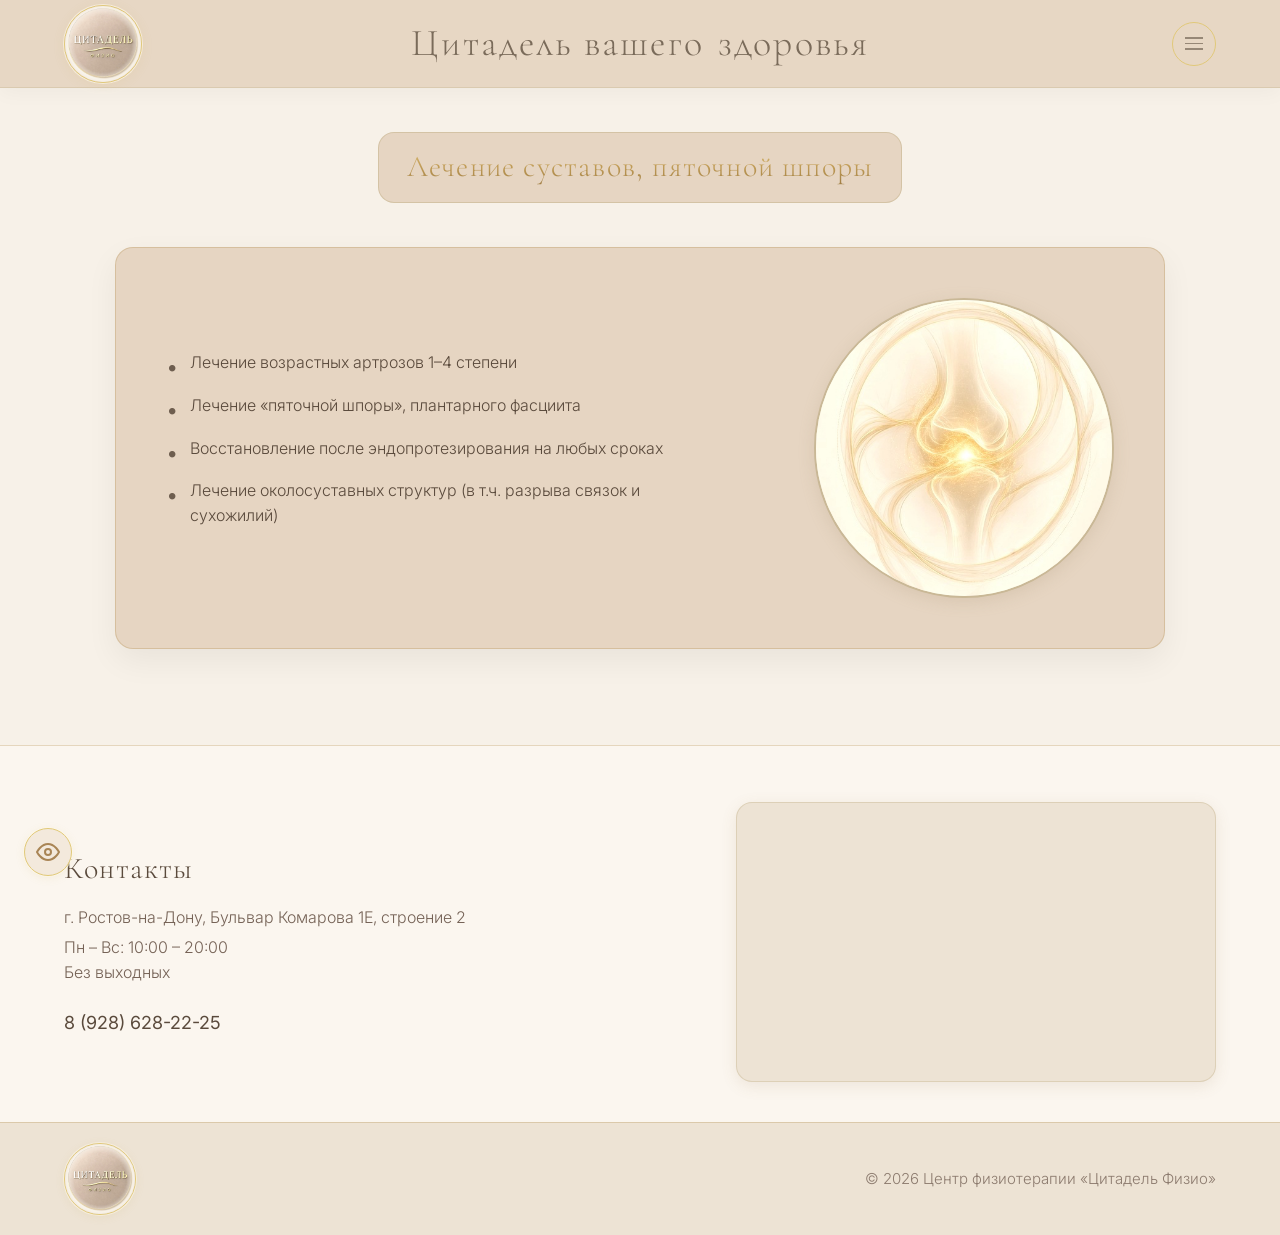
<file: landing-joints.html>
<!DOCTYPE html>
<html lang="ru">
<head>
    <meta charset="UTF-8">
    <meta name="viewport" content="width=device-width, initial-scale=1.0">
    <title>Цитадель Физио | Лечение суставов</title>
    <link rel="icon" href="assets/icons/favicon.svg?v=2" type="image/svg+xml">
    <meta name="description" content="Лечение суставов и пяточной шпоры без операций.">
    <meta property="og:type" content="website">
    <meta property="og:locale" content="ru_RU">
    <meta property="og:site_name" content="Цитадель Физио">
    <meta property="og:title" content="Цитадель Физио | Лечение суставов">
    <meta property="og:description" content="Лечение суставов и пяточной шпоры без операций.">
    <meta property="og:url" content="https://citadel-physio.ru/landing-joints.html">
    <meta name="twitter:card" content="summary">
    <meta name="twitter:title" content="Цитадель Физио | Лечение суставов">
    <meta name="twitter:description" content="Лечение суставов и пяточной шпоры без операций.">
    <link rel="preconnect" href="https://fonts.googleapis.com">
    <link rel="preconnect" href="https://fonts.gstatic.com" crossorigin>
    <link href="https://fonts.googleapis.com/css2?family=Cormorant+Garamond:ital,wght@0,300;0,400;0,500;0,600;1,300;1,400;1,500&family=Inter:wght@300;400;500&display=swap" rel="stylesheet">
    <link rel="stylesheet" href="css/style.css">
    <link rel="stylesheet" href="css/components.css">
    <link rel="stylesheet" href="css/pages.css">
</head>
<body>
    <header class="site-header">
        <div class="container header-container">
            <a href="index.html" class="logo-link"><div class="logo-circle"><img src="assets/images/logo.jpg" alt="Цитадель Физио"></div></a>
            <a href="index.html" class="header-title"><span>Цитадель вашего</span><span>здоровья</span></a>
            <div class="header-menu">
                <button class="menu-btn" id="menuBtn" aria-label="Открыть меню"><span></span><span></span><span></span></button>
                <nav class="dropdown-menu" id="dropdownMenu">
                    <a href="index.html">Главная</a>
                    <a href="specialists.html">Специалисты</a>
                    <a href="technologies.html">Технологии</a>
                    <a href="documents.html">Документы</a>
                    <a href="#contacts">Контакты</a>
                </nav>
            </div>
        </div>
    </header>

    <main>
        <section class="page-header container reveal">
            <div class="landing-capsule">
                <h1>Лечение суставов, пяточной шпоры</h1>
            </div>
        </section>

        <section class="landing-content container">
            <div class="landing-card reveal">
                <div class="landing-text">
                    <ul class="landing-list">
                        <li>Лечение возрастных артрозов 1–4 степени</li>
                        <li>Лечение «пяточной шпоры», плантарного фасциита</li>
                        <li>Восстановление после эндопротезирования на любых сроках</li>
                        <li>Лечение околосуставных структур (в т.ч. разрыва связок и сухожилий)</li>
                    </ul>
                </div>
                <div class="landing-image">
                    <div class="landing-img-placeholder"><img src="assets/images/icon-joints.jpg" alt="Иллюстрация лечения суставов"></div>
                </div>
            </div>
        </section>
    </main>

    <footer class="site-footer" id="contacts">
        <div class="footer-main">
            <div class="container footer-container">
                <div class="footer-contacts">
                    <h2 class="footer-title">Контакты</h2>
                    <div class="footer-info-compact">
                        <p class="footer-address">г. Ростов-на-Дону, Бульвар Комарова 1Е, строение 2</p>
                        <p class="footer-schedule">Пн – Вс: 10:00 – 20:00<br>Без выходных</p>
                    </div>
                    <a href="tel:89286282225" class="footer-phone">8 (928) 628-22-25</a>
                </div>
                <div class="footer-map">
                    <iframe
                        class="footer-map-frame"
                        title="Цитадель Физио на карте — Ростов-на-Дону"
                        src="https://yandex.ru/map-widget/v1/?um=constructor%3A7a23911af63bd736b69f493c1b4c0fc868cc09116bf0b924bc788d79c9aa5489&amp;source=constructor"
                        width="100%"
                        height="100%"
                        frameborder="0"
                        allowfullscreen="true"
                        loading="lazy"
                        referrerpolicy="no-referrer-when-downgrade"></iframe>
                </div>
            </div>
        </div>
        <div class="sub-footer">
            <div class="container sub-footer-container">
                <div class="mini-logo-circle"><img src="assets/images/logo.jpg" alt="Цитадель Физио"></div>
                <p class="copyright">© 2026 Центр физиотерапии «Цитадель Физио»</p>
            </div>
        </div>
    </footer>

    <!-- КНОПКА ВЫЗОВА ПАНЕЛИ ДОСТУПНОСТИ -->
        <!-- КНОПКА ВЫЗОВА ПАНЕЛИ ДОСТУПНОСТИ -->
    <button class="accessibility-btn" id="accessibilityBtn" aria-label="Настройки доступности">
        <svg width="24" height="24" viewBox="0 0 24 24" fill="none" stroke="currentColor" stroke-width="2" stroke-linecap="round" stroke-linejoin="round"><path d="M1 12s4-8 11-8 11 8 11 8-4 8-11 8-11-8-11-8z"></path><circle cx="12" cy="12" r="3"></circle></svg>
    </button>

      <!-- МОДАЛЬНОЕ ОКНО ДОСТУПНОСТИ -->
    <div class="accessibility-modal" id="accessibilityModal">
        <div class="accessibility-content">
            <button class="acc-close" id="closeModal" aria-label="Закрыть настройки">×</button>
            <h2>Настройка доступности</h2>

            <!-- Модули контента -->
            <div class="acc-section">
                <h3 class="acc-section-title">Модули контента</h3>
                <div class="acc-grid-2">
                    <button class="acc-btn" id="btnFontSize" aria-pressed="false">
                        <span>Размер шрифта</span>
                        <div class="acc-icon-wrap">
                            <div class="acc-controls-inline">
                                <span class="acc-plus">+</span>
                                <span class="acc-default-text">по умолчанию</span>
                                <span class="acc-minus">−</span>
                            </div>
                        </div>
                    </button>
                    <button class="acc-btn" id="btnFontFamily" aria-pressed="false">
                        <span>Читаемый шрифт</span>
                        <div class="acc-icon-wrap">
                            <svg viewBox="0 0 24 24" fill="none" stroke="currentColor" stroke-width="2"><path d="M4 7V4h16v3M9 20h6M12 4v16"/></svg>
                        </div>
                    </button>
                    <button class="acc-btn" id="btnLineHeight" aria-pressed="false">
                        <span>Высота строки</span>
                        <div class="acc-icon-wrap">
                            <div class="acc-controls-inline">
                                <span class="acc-plus">+</span>
                                <span class="acc-default-text">по умолчанию</span>
                                <span class="acc-minus">−</span>
                            </div>
                        </div>
                    </button>
                    <button class="acc-btn" id="btnBigCursor" aria-pressed="false">
                        <span>Большой курсор</span>
                        <div class="acc-icon-wrap">
                            <svg viewBox="0 0 24 24" fill="none" stroke="currentColor" stroke-width="2"><path d="M3 3l7.07 16.97 2.51-7.39 7.39-2.51L3 3z"/></svg>
                        </div>
                    </button>
                </div>
                
                <div class="acc-grid-3">
                    <button class="acc-btn" id="btnLetterSpacing" aria-pressed="false">
                        <span>Межбуквенный интервал</span>
                        <div class="acc-icon-wrap">
                            <svg viewBox="0 0 24 24" fill="none" stroke="currentColor" stroke-width="2"><path d="M4 4h16M4 8h16M4 12h16M4 16h16M4 20h16"/></svg>
                        </div>
                    </button>
                    <button class="acc-btn" id="btnTextAlign" aria-pressed="false">
                        <span>Выравнивание по центру</span>
                        <div class="acc-icon-wrap">
                            <svg viewBox="0 0 24 24" fill="none" stroke="currentColor" stroke-width="2"><path d="M4 4h16M4 8h10M4 12h16M4 16h10M4 20h16"/></svg>
                        </div>
                    </button>
                    <button class="acc-btn" id="btnFontWeight" aria-pressed="false">
                        <span>Толщина шрифта</span>
                        <div class="acc-icon-wrap">
                            <svg viewBox="0 0 24 24" fill="none" stroke="currentColor" stroke-width="2"><path d="M6 4h8a4 4 0 0 1 0 8H6zM6 12h9a4 4 0 0 1 0 8H6z"/></svg>
                        </div>
                    </button>
                </div>
            </div>

            <!-- Модули цветов -->
            <div class="acc-section">
                <h3 class="acc-section-title">Модули цветов</h3>
                <div class="acc-grid-3">
                    <button class="acc-btn" id="btnThemeLight" aria-pressed="true">
                        <span>Светлая тема</span>
                        <div class="acc-icon-wrap">
                            <svg viewBox="0 0 24 24" fill="none" stroke="currentColor" stroke-width="2"><circle cx="12" cy="12" r="5"/><path d="M12 1v2m0 18v2M4.22 4.22l1.42 1.42m12.72 12.72l1.42 1.42M1 12h2m18 0h2M4.22 19.78l1.42-1.42M18.36 5.64l1.42-1.42"/></svg>
                        </div>
                    </button>
                    <button class="acc-btn" id="btnThemeDark" aria-pressed="false">
                        <span>Тёмная тема</span>
                        <div class="acc-icon-wrap">
                            <svg viewBox="0 0 24 24" fill="none" stroke="currentColor" stroke-width="2"><circle cx="12" cy="12" r="10"/><path d="M12 2a10 10 0 0 0 0 20V2z" fill="currentColor"/></svg>
                        </div>
                    </button>
                    <button class="acc-btn" id="btnThemeMono" aria-pressed="false">
                        <span>Монохромный</span>
                        <div class="acc-icon-wrap">
                            <svg viewBox="0 0 24 24" fill="none" stroke="currentColor" stroke-width="2"><circle cx="12" cy="12" r="10"/><path d="M12 2v20M2 12h20M5 5l14 14M19 5L5 19"/></svg>
                        </div>
                    </button>
                </div>
            </div>

            <!-- Модули ориентации -->
            <div class="acc-section">
                <h3 class="acc-section-title">Модули ориентации</h3>
                <div class="acc-grid-3">
                    <button class="acc-btn" id="btnReadableLine" aria-pressed="false">
                        <span>Читаемая линия</span>
                        <div class="acc-icon-wrap">
                            <svg viewBox="0 0 24 24" fill="none" stroke="currentColor" stroke-width="2"><path d="M4 12h16"/></svg>
                        </div>
                    </button>
                    <button class="acc-btn" id="btnReadableMask" aria-pressed="false">
                        <span>Читаемая маска</span>
                        <div class="acc-icon-wrap">
                            <svg viewBox="0 0 24 24" fill="none" stroke="currentColor" stroke-width="2"><rect x="4" y="6" width="16" height="12" rx="2"/></svg>
                        </div>
                    </button>
                    <button class="acc-btn" id="btnHideImages" aria-pressed="false">
                        <span>Скрыть изображения</span>
                        <div class="acc-icon-wrap">
                            <svg viewBox="0 0 24 24" fill="none" stroke="currentColor" stroke-width="2"><path d="M1 12s4-8 11-8 11 8 11 8-4 8-11 8-11-8-11-8z"/><circle cx="12" cy="12" r="3"/><path d="M2 2l20 20"/></svg>
                        </div>
                    </button>
                    <button class="acc-btn" id="btnHighlightContent" aria-pressed="false">
                        <span>Выделить контент</span>
                        <div class="acc-icon-wrap">
                            <svg viewBox="0 0 24 24" fill="none" stroke="currentColor" stroke-width="2"><path d="M4 8V4h4m8 0h4v4m0 8v4h-4m-8 0H4v-4"/></svg>
                        </div>
                    </button>
                    <button class="acc-btn" id="btnStopAnimation" aria-pressed="false">
                        <span>Остановить анимацию</span>
                        <div class="acc-icon-wrap">
                            <svg viewBox="0 0 24 24" fill="none" stroke="currentColor" stroke-width="2"><circle cx="12" cy="12" r="10"/><path d="M4.93 4.93l14.14 14.14"/></svg>
                        </div>
                    </button>
                    <button class="acc-btn" id="btnHighlightLinks" aria-pressed="false">
                        <span>Выделить ссылки</span>
                        <div class="acc-icon-wrap">
                            <svg viewBox="0 0 24 24" fill="none" stroke="currentColor" stroke-width="2"><path d="M10 13a5 5 0 0 0 7.54.54l3-3a5 5 0 0 0-7.07-7.07l-1.72 1.71"/><path d="M14 11a5 5 0 0 0-7.54-.54l-3 3a5 5 0 0 0 7.07 7.07l1.71-1.71"/></svg>
                        </div>
                    </button>
                </div>
            </div>

            <button class="acc-reset-all" id="resetAll">Сбросить настройки</button>
        </div>
    </div>

    <script src="js/main.js"></script>
    <script src="js/accessibility.js"></script>
</body>
</html>
</file>
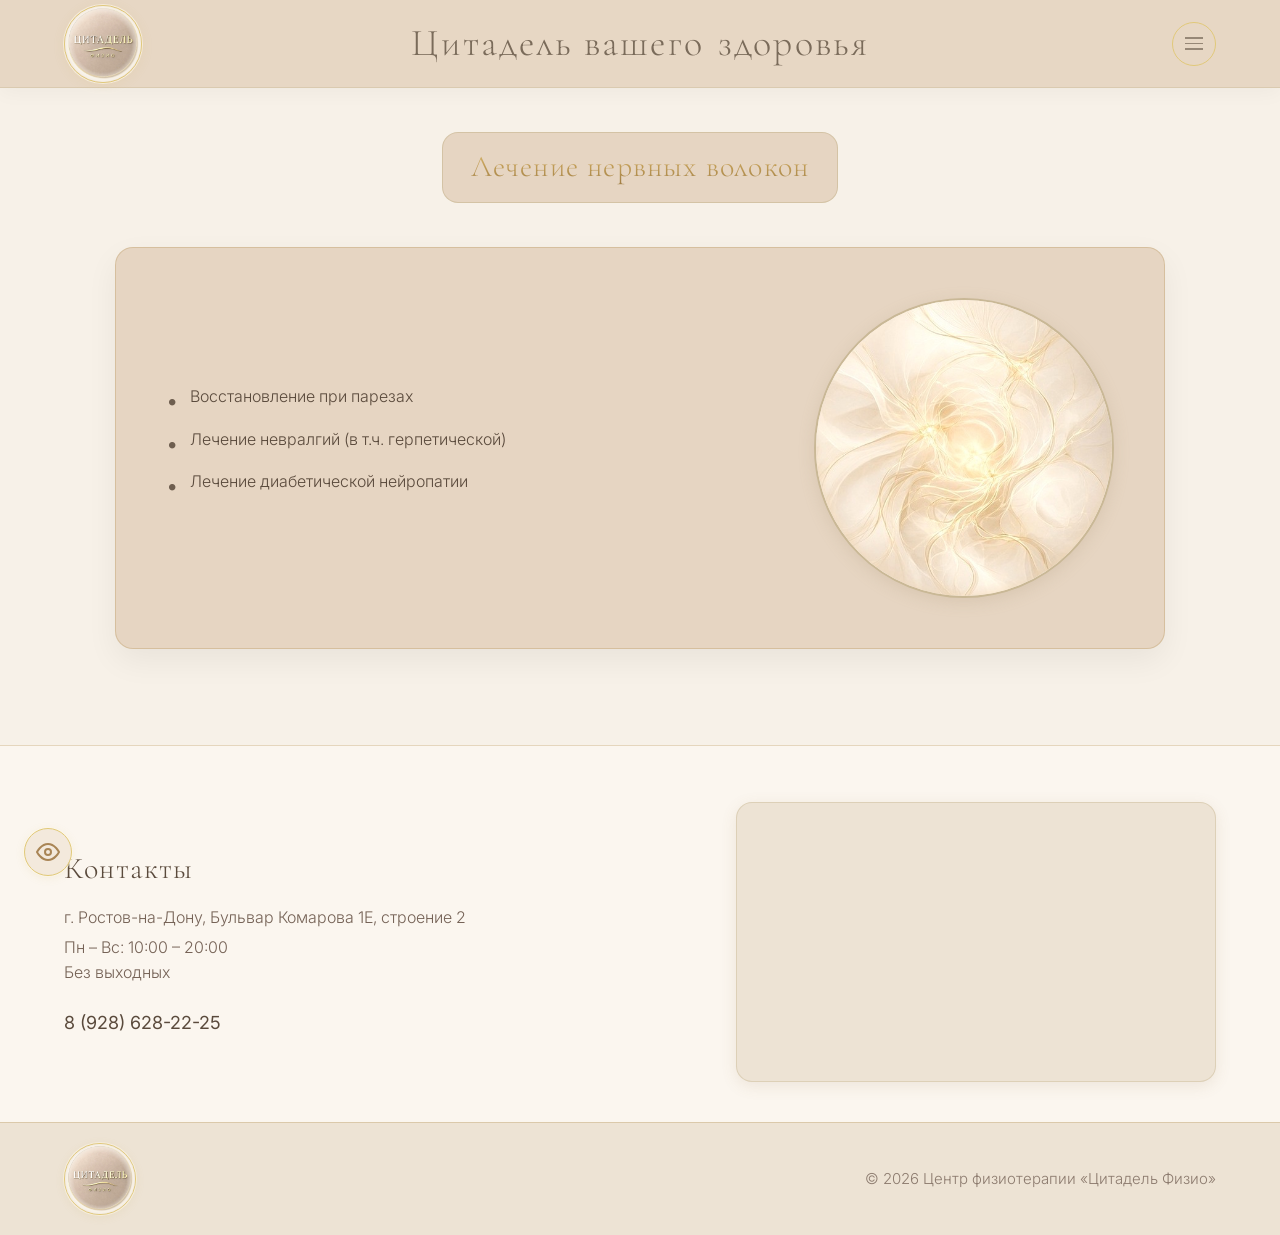
<file: landing-nerves.html>
<!DOCTYPE html>
<html lang="ru">
<head>
    <meta charset="UTF-8">
    <meta name="viewport" content="width=device-width, initial-scale=1.0">
    <title>Цитадель Физио | Лечение нервных волокон</title>
    <link rel="icon" href="assets/icons/favicon.svg?v=2" type="image/svg+xml">
    <meta name="description" content="Лечение патологий нервных волокон методами физиотерапии.">
    <meta property="og:type" content="website">
    <meta property="og:locale" content="ru_RU">
    <meta property="og:site_name" content="Цитадель Физио">
    <meta property="og:title" content="Цитадель Физио | Лечение нервных волокон">
    <meta property="og:description" content="Лечение патологий нервных волокон методами физиотерапии.">
    <meta property="og:url" content="https://citadel-physio.ru/landing-nerves.html">
    <meta name="twitter:card" content="summary">
    <meta name="twitter:title" content="Цитадель Физио | Лечение нервных волокон">
    <meta name="twitter:description" content="Лечение патологий нервных волокон методами физиотерапии.">
    <link rel="preconnect" href="https://fonts.googleapis.com">
    <link rel="preconnect" href="https://fonts.gstatic.com" crossorigin>
    <link href="https://fonts.googleapis.com/css2?family=Cormorant+Garamond:ital,wght@0,300;0,400;0,500;0,600;1,300;1,400;1,500&family=Inter:wght@300;400;500&display=swap" rel="stylesheet">
    <link rel="stylesheet" href="css/style.css">
    <link rel="stylesheet" href="css/components.css">
    <link rel="stylesheet" href="css/pages.css">
</head>
<body>
    <header class="site-header">
        <div class="container header-container">
            <a href="index.html" class="logo-link"><div class="logo-circle"><img src="assets/images/logo.jpg" alt="Цитадель Физио"></div></a>
            <a href="index.html" class="header-title"><span>Цитадель вашего</span><span>здоровья</span></a>
            <div class="header-menu">
                <button class="menu-btn" id="menuBtn" aria-label="Открыть меню"><span></span><span></span><span></span></button>
                <nav class="dropdown-menu" id="dropdownMenu">
                    <a href="index.html">Главная</a>
                    <a href="specialists.html">Специалисты</a>
                    <a href="technologies.html">Технологии</a>
                    <a href="documents.html">Документы</a>
                    <a href="#contacts">Контакты</a>
                </nav>
            </div>
        </div>
    </header>

    <main>
        <section class="page-header container reveal">
            <div class="landing-capsule">
                <h1>Лечение нервных волокон</h1>
            </div>
        </section>

        <section class="landing-content container">
            <div class="landing-card reveal">
                <div class="landing-text">
                    <ul class="landing-list">
                        <li>Восстановление при парезах</li>
                        <li>Лечение невралгий (в т.ч. герпетической)</li>
                        <li>Лечение диабетической нейропатии</li>
                    </ul>
                </div>
                <div class="landing-image">
                    <div class="landing-img-placeholder"><img src="assets/images/icon-nerves.jpg" alt="Иллюстрация лечения нервных волокон"></div>
                </div>
            </div>
        </section>
    </main>

    <footer class="site-footer" id="contacts">
        <div class="footer-main">
            <div class="container footer-container">
                <div class="footer-contacts">
                    <h2 class="footer-title">Контакты</h2>
                    <div class="footer-info-compact">
                        <p class="footer-address">г. Ростов-на-Дону, Бульвар Комарова 1Е, строение 2</p>
                        <p class="footer-schedule">Пн – Вс: 10:00 – 20:00<br>Без выходных</p>
                    </div>
                    <a href="tel:89286282225" class="footer-phone">8 (928) 628-22-25</a>
                </div>
                <div class="footer-map">
                    <iframe
                        class="footer-map-frame"
                        title="Цитадель Физио на карте — Ростов-на-Дону"
                        src="https://yandex.ru/map-widget/v1/?um=constructor%3A7a23911af63bd736b69f493c1b4c0fc868cc09116bf0b924bc788d79c9aa5489&amp;source=constructor"
                        width="100%"
                        height="100%"
                        frameborder="0"
                        allowfullscreen="true"
                        loading="lazy"
                        referrerpolicy="no-referrer-when-downgrade"></iframe>
                </div>
            </div>
        </div>
        <div class="sub-footer">
            <div class="container sub-footer-container">
                <div class="mini-logo-circle"><img src="assets/images/logo.jpg" alt="Цитадель Физио"></div>
                <p class="copyright">© 2026 Центр физиотерапии «Цитадель Физио»</p>
            </div>
        </div>
    </footer>

    <!-- КНОПКА ВЫЗОВА ПАНЕЛИ ДОСТУПНОСТИ -->
        <!-- КНОПКА ВЫЗОВА ПАНЕЛИ ДОСТУПНОСТИ -->
    <button class="accessibility-btn" id="accessibilityBtn" aria-label="Настройки доступности">
        <svg width="24" height="24" viewBox="0 0 24 24" fill="none" stroke="currentColor" stroke-width="2" stroke-linecap="round" stroke-linejoin="round"><path d="M1 12s4-8 11-8 11 8 11 8-4 8-11 8-11-8-11-8z"></path><circle cx="12" cy="12" r="3"></circle></svg>
    </button>

      <!-- МОДАЛЬНОЕ ОКНО ДОСТУПНОСТИ -->
    <div class="accessibility-modal" id="accessibilityModal">
        <div class="accessibility-content">
            <button class="acc-close" id="closeModal" aria-label="Закрыть настройки">×</button>
            <h2>Настройка доступности</h2>

            <!-- Модули контента -->
            <div class="acc-section">
                <h3 class="acc-section-title">Модули контента</h3>
                <div class="acc-grid-2">
                    <button class="acc-btn" id="btnFontSize" aria-pressed="false">
                        <span>Размер шрифта</span>
                        <div class="acc-icon-wrap">
                            <div class="acc-controls-inline">
                                <span class="acc-plus">+</span>
                                <span class="acc-default-text">по умолчанию</span>
                                <span class="acc-minus">−</span>
                            </div>
                        </div>
                    </button>
                    <button class="acc-btn" id="btnFontFamily" aria-pressed="false">
                        <span>Читаемый шрифт</span>
                        <div class="acc-icon-wrap">
                            <svg viewBox="0 0 24 24" fill="none" stroke="currentColor" stroke-width="2"><path d="M4 7V4h16v3M9 20h6M12 4v16"/></svg>
                        </div>
                    </button>
                    <button class="acc-btn" id="btnLineHeight" aria-pressed="false">
                        <span>Высота строки</span>
                        <div class="acc-icon-wrap">
                            <div class="acc-controls-inline">
                                <span class="acc-plus">+</span>
                                <span class="acc-default-text">по умолчанию</span>
                                <span class="acc-minus">−</span>
                            </div>
                        </div>
                    </button>
                    <button class="acc-btn" id="btnBigCursor" aria-pressed="false">
                        <span>Большой курсор</span>
                        <div class="acc-icon-wrap">
                            <svg viewBox="0 0 24 24" fill="none" stroke="currentColor" stroke-width="2"><path d="M3 3l7.07 16.97 2.51-7.39 7.39-2.51L3 3z"/></svg>
                        </div>
                    </button>
                </div>
                
                <div class="acc-grid-3">
                    <button class="acc-btn" id="btnLetterSpacing" aria-pressed="false">
                        <span>Межбуквенный интервал</span>
                        <div class="acc-icon-wrap">
                            <svg viewBox="0 0 24 24" fill="none" stroke="currentColor" stroke-width="2"><path d="M4 4h16M4 8h16M4 12h16M4 16h16M4 20h16"/></svg>
                        </div>
                    </button>
                    <button class="acc-btn" id="btnTextAlign" aria-pressed="false">
                        <span>Выравнивание по центру</span>
                        <div class="acc-icon-wrap">
                            <svg viewBox="0 0 24 24" fill="none" stroke="currentColor" stroke-width="2"><path d="M4 4h16M4 8h10M4 12h16M4 16h10M4 20h16"/></svg>
                        </div>
                    </button>
                    <button class="acc-btn" id="btnFontWeight" aria-pressed="false">
                        <span>Толщина шрифта</span>
                        <div class="acc-icon-wrap">
                            <svg viewBox="0 0 24 24" fill="none" stroke="currentColor" stroke-width="2"><path d="M6 4h8a4 4 0 0 1 0 8H6zM6 12h9a4 4 0 0 1 0 8H6z"/></svg>
                        </div>
                    </button>
                </div>
            </div>

            <!-- Модули цветов -->
            <div class="acc-section">
                <h3 class="acc-section-title">Модули цветов</h3>
                <div class="acc-grid-3">
                    <button class="acc-btn" id="btnThemeLight" aria-pressed="true">
                        <span>Светлая тема</span>
                        <div class="acc-icon-wrap">
                            <svg viewBox="0 0 24 24" fill="none" stroke="currentColor" stroke-width="2"><circle cx="12" cy="12" r="5"/><path d="M12 1v2m0 18v2M4.22 4.22l1.42 1.42m12.72 12.72l1.42 1.42M1 12h2m18 0h2M4.22 19.78l1.42-1.42M18.36 5.64l1.42-1.42"/></svg>
                        </div>
                    </button>
                    <button class="acc-btn" id="btnThemeDark" aria-pressed="false">
                        <span>Тёмная тема</span>
                        <div class="acc-icon-wrap">
                            <svg viewBox="0 0 24 24" fill="none" stroke="currentColor" stroke-width="2"><circle cx="12" cy="12" r="10"/><path d="M12 2a10 10 0 0 0 0 20V2z" fill="currentColor"/></svg>
                        </div>
                    </button>
                    <button class="acc-btn" id="btnThemeMono" aria-pressed="false">
                        <span>Монохромный</span>
                        <div class="acc-icon-wrap">
                            <svg viewBox="0 0 24 24" fill="none" stroke="currentColor" stroke-width="2"><circle cx="12" cy="12" r="10"/><path d="M12 2v20M2 12h20M5 5l14 14M19 5L5 19"/></svg>
                        </div>
                    </button>
                </div>
            </div>

            <!-- Модули ориентации -->
            <div class="acc-section">
                <h3 class="acc-section-title">Модули ориентации</h3>
                <div class="acc-grid-3">
                    <button class="acc-btn" id="btnReadableLine" aria-pressed="false">
                        <span>Читаемая линия</span>
                        <div class="acc-icon-wrap">
                            <svg viewBox="0 0 24 24" fill="none" stroke="currentColor" stroke-width="2"><path d="M4 12h16"/></svg>
                        </div>
                    </button>
                    <button class="acc-btn" id="btnReadableMask" aria-pressed="false">
                        <span>Читаемая маска</span>
                        <div class="acc-icon-wrap">
                            <svg viewBox="0 0 24 24" fill="none" stroke="currentColor" stroke-width="2"><rect x="4" y="6" width="16" height="12" rx="2"/></svg>
                        </div>
                    </button>
                    <button class="acc-btn" id="btnHideImages" aria-pressed="false">
                        <span>Скрыть изображения</span>
                        <div class="acc-icon-wrap">
                            <svg viewBox="0 0 24 24" fill="none" stroke="currentColor" stroke-width="2"><path d="M1 12s4-8 11-8 11 8 11 8-4 8-11 8-11-8-11-8z"/><circle cx="12" cy="12" r="3"/><path d="M2 2l20 20"/></svg>
                        </div>
                    </button>
                    <button class="acc-btn" id="btnHighlightContent" aria-pressed="false">
                        <span>Выделить контент</span>
                        <div class="acc-icon-wrap">
                            <svg viewBox="0 0 24 24" fill="none" stroke="currentColor" stroke-width="2"><path d="M4 8V4h4m8 0h4v4m0 8v4h-4m-8 0H4v-4"/></svg>
                        </div>
                    </button>
                    <button class="acc-btn" id="btnStopAnimation" aria-pressed="false">
                        <span>Остановить анимацию</span>
                        <div class="acc-icon-wrap">
                            <svg viewBox="0 0 24 24" fill="none" stroke="currentColor" stroke-width="2"><circle cx="12" cy="12" r="10"/><path d="M4.93 4.93l14.14 14.14"/></svg>
                        </div>
                    </button>
                    <button class="acc-btn" id="btnHighlightLinks" aria-pressed="false">
                        <span>Выделить ссылки</span>
                        <div class="acc-icon-wrap">
                            <svg viewBox="0 0 24 24" fill="none" stroke="currentColor" stroke-width="2"><path d="M10 13a5 5 0 0 0 7.54.54l3-3a5 5 0 0 0-7.07-7.07l-1.72 1.71"/><path d="M14 11a5 5 0 0 0-7.54-.54l-3 3a5 5 0 0 0 7.07 7.07l1.71-1.71"/></svg>
                        </div>
                    </button>
                </div>
            </div>

            <button class="acc-reset-all" id="resetAll">Сбросить настройки</button>
        </div>
    </div>

    <script src="js/main.js"></script>
    <script src="js/accessibility.js"></script>
</body>
</html>
</file>
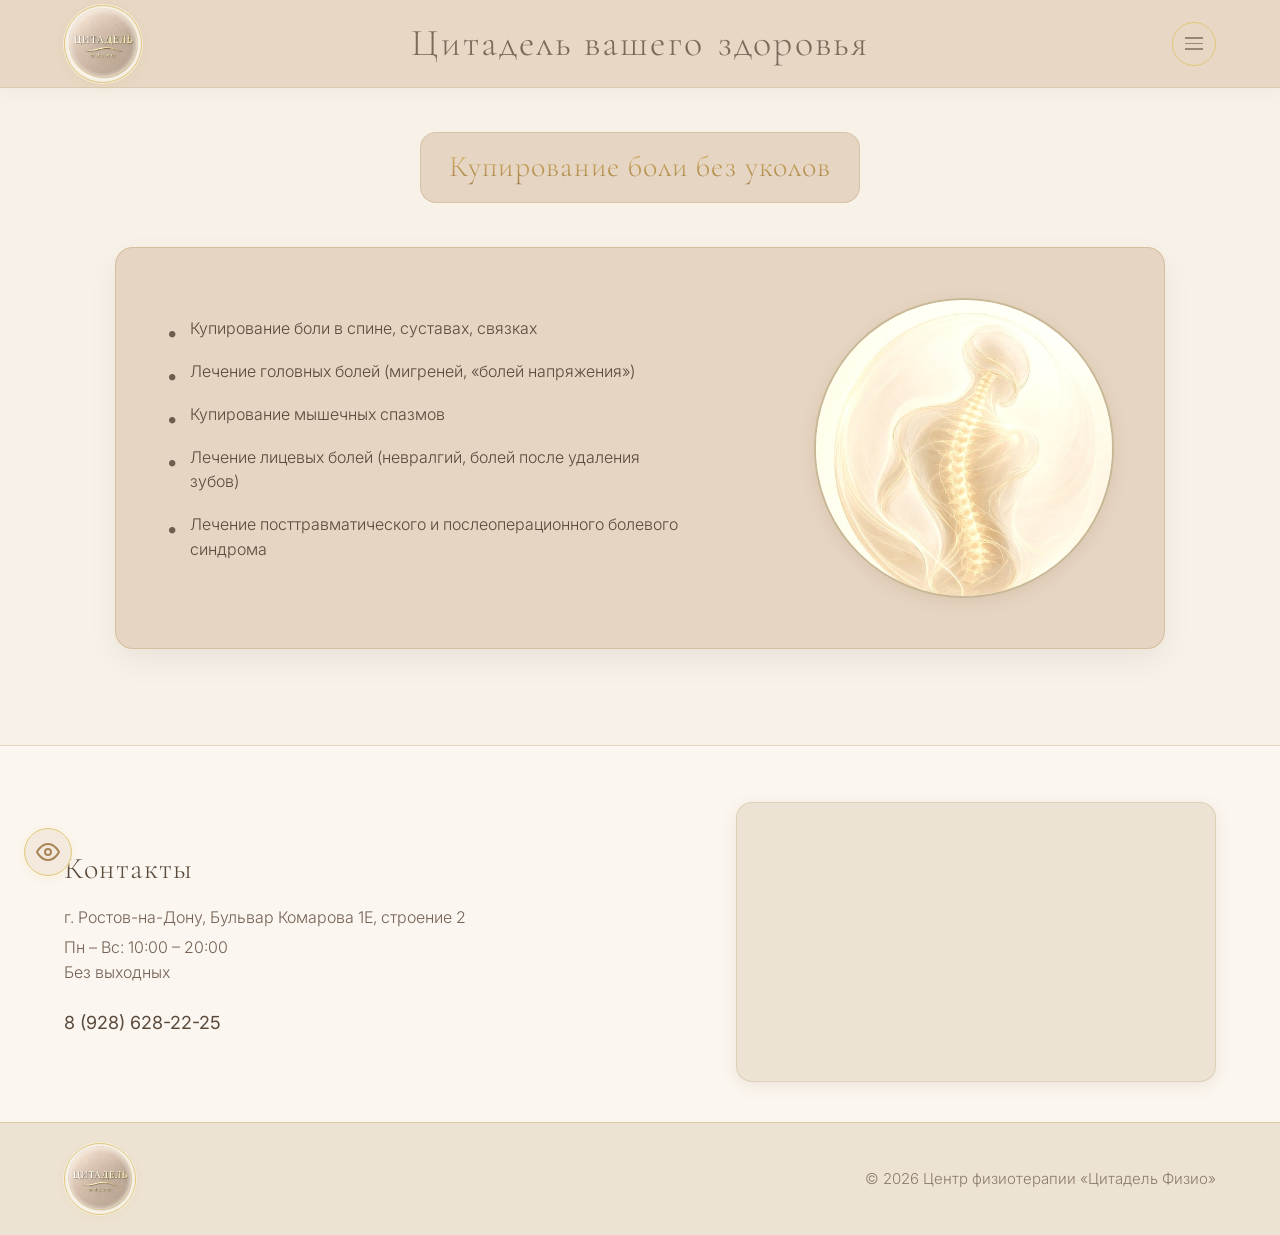
<file: landing-pain.html>
<!DOCTYPE html>
<html lang="ru">
<head>
    <meta charset="UTF-8">
    <meta name="viewport" content="width=device-width, initial-scale=1.0">
    <title>Цитадель Физио | Купирование боли</title>
    <link rel="icon" href="assets/icons/favicon.svg?v=2" type="image/svg+xml">
    <meta name="description" content="Лечение болей в спине, суставах, головных и лицевых болей без уколов.">
    <meta property="og:type" content="website">
    <meta property="og:locale" content="ru_RU">
    <meta property="og:site_name" content="Цитадель Физио">
    <meta property="og:title" content="Цитадель Физио | Купирование боли">
    <meta property="og:description" content="Лечение болей в спине, суставах, головных и лицевых болей без уколов.">
    <meta property="og:url" content="https://citadel-physio.ru/landing-pain.html">
    <meta name="twitter:card" content="summary">
    <meta name="twitter:title" content="Цитадель Физио | Купирование боли">
    <meta name="twitter:description" content="Лечение болей в спине, суставах, головных и лицевых болей без уколов.">
    <link rel="preconnect" href="https://fonts.googleapis.com">
    <link rel="preconnect" href="https://fonts.gstatic.com" crossorigin>
    <link href="https://fonts.googleapis.com/css2?family=Cormorant+Garamond:ital,wght@0,300;0,400;0,500;0,600;1,300;1,400;1,500&family=Inter:wght@300;400;500&display=swap" rel="stylesheet">
    <link rel="stylesheet" href="css/style.css">
    <link rel="stylesheet" href="css/components.css">
    <link rel="stylesheet" href="css/pages.css">
</head>
<body>

    <!-- ШАПКА -->
    <header class="site-header">
        <div class="container header-container">
            <a href="index.html" class="logo-link">
                <div class="logo-circle"><img src="assets/images/logo.jpg" alt="Цитадель Физио"></div>
            </a>
            <a href="index.html" class="header-title"><span>Цитадель вашего</span><span>здоровья</span></a>
            <div class="header-menu">
                <button class="menu-btn" id="menuBtn" aria-label="Открыть меню">
                    <span></span><span></span><span></span>
                </button>
                <nav class="dropdown-menu" id="dropdownMenu">
                    <a href="index.html">Главная</a>
                    <a href="specialists.html">Специалисты</a>
                    <a href="technologies.html">Технологии</a>
                    <a href="documents.html">Документы</a>
                    <a href="#contacts">Контакты</a>
                </nav>
            </div>
        </div>
    </header>

    <main>
        <!-- ЗАГОЛОВОК-ПЛАШКА -->
        <section class="page-header container reveal">
            <div class="landing-capsule">
                <h1>Купирование боли без уколов</h1>
            </div>
        </section>

        <!-- КОНТЕНТНЫЙ БЛОК -->
        <section class="landing-content container">
            <div class="landing-card reveal">
                
                <!-- Левая колонка (список) -->
                <div class="landing-text">
                    <ul class="landing-list">
                        <li>Купирование боли в спине, суставах, связках</li>
                        <li>Лечение головных болей (мигреней, «болей напряжения»)</li>
                        <li>Купирование мышечных спазмов</li>
                        <li>Лечение лицевых болей (невралгий, болей после удаления зубов)</li>
                        <li>Лечение посттравматического и послеоперационного болевого синдрома</li>
                    </ul>
                </div>

                <!-- Правая колонка (фото-заглушка) -->
                <div class="landing-image">
                    <div class="landing-img-placeholder"><img src="assets/images/icon-pain.jpg" alt="Иллюстрация купирования боли без уколов"></div>
                </div>

            </div>
        </section>
    </main>

    <!-- КОНТАКТЫ И ПОДВАЛ -->
    <footer class="site-footer" id="contacts">
        <div class="footer-main">
            <div class="container footer-container">
                <div class="footer-contacts">
                    <h2 class="footer-title">Контакты</h2>
                    <div class="footer-info-compact">
                        <p class="footer-address">г. Ростов-на-Дону, Бульвар Комарова 1Е, строение 2</p>
                        <p class="footer-schedule">Пн – Вс: 10:00 – 20:00<br>Без выходных</p>
                    </div>
                    <a href="tel:89286282225" class="footer-phone">8 (928) 628-22-25</a>
                </div>
                <div class="footer-map">
                    <iframe
                        class="footer-map-frame"
                        title="Цитадель Физио на карте — Ростов-на-Дону"
                        src="https://yandex.ru/map-widget/v1/?um=constructor%3A7a23911af63bd736b69f493c1b4c0fc868cc09116bf0b924bc788d79c9aa5489&amp;source=constructor"
                        width="100%"
                        height="100%"
                        frameborder="0"
                        allowfullscreen="true"
                        loading="lazy"
                        referrerpolicy="no-referrer-when-downgrade"></iframe>
                </div>
            </div>
        </div>
        
        <div class="sub-footer">
            <div class="container sub-footer-container">
                <div class="mini-logo-circle"><img src="assets/images/logo.jpg" alt="Цитадель Физио"></div>
                <p class="copyright">© 2026 Центр физиотерапии «Цитадель Физио»</p>
            </div>
        </div>
    </footer>

    <!-- ВИДЖЕТ ДОСТУПНОСТИ -->
    <!-- КНОПКА ВЫЗОВА ПАНЕЛИ ДОСТУПНОСТИ -->
        <!-- КНОПКА ВЫЗОВА ПАНЕЛИ ДОСТУПНОСТИ -->
    <button class="accessibility-btn" id="accessibilityBtn" aria-label="Настройки доступности">
        <svg width="24" height="24" viewBox="0 0 24 24" fill="none" stroke="currentColor" stroke-width="2" stroke-linecap="round" stroke-linejoin="round"><path d="M1 12s4-8 11-8 11 8 11 8-4 8-11 8-11-8-11-8z"></path><circle cx="12" cy="12" r="3"></circle></svg>
    </button>

      <!-- МОДАЛЬНОЕ ОКНО ДОСТУПНОСТИ -->
    <div class="accessibility-modal" id="accessibilityModal">
        <div class="accessibility-content">
            <button class="acc-close" id="closeModal" aria-label="Закрыть настройки">×</button>
            <h2>Настройка доступности</h2>

            <!-- Модули контента -->
            <div class="acc-section">
                <h3 class="acc-section-title">Модули контента</h3>
                <div class="acc-grid-2">
                    <button class="acc-btn" id="btnFontSize" aria-pressed="false">
                        <span>Размер шрифта</span>
                        <div class="acc-icon-wrap">
                            <div class="acc-controls-inline">
                                <span class="acc-plus">+</span>
                                <span class="acc-default-text">по умолчанию</span>
                                <span class="acc-minus">−</span>
                            </div>
                        </div>
                    </button>
                    <button class="acc-btn" id="btnFontFamily" aria-pressed="false">
                        <span>Читаемый шрифт</span>
                        <div class="acc-icon-wrap">
                            <svg viewBox="0 0 24 24" fill="none" stroke="currentColor" stroke-width="2"><path d="M4 7V4h16v3M9 20h6M12 4v16"/></svg>
                        </div>
                    </button>
                    <button class="acc-btn" id="btnLineHeight" aria-pressed="false">
                        <span>Высота строки</span>
                        <div class="acc-icon-wrap">
                            <div class="acc-controls-inline">
                                <span class="acc-plus">+</span>
                                <span class="acc-default-text">по умолчанию</span>
                                <span class="acc-minus">−</span>
                            </div>
                        </div>
                    </button>
                    <button class="acc-btn" id="btnBigCursor" aria-pressed="false">
                        <span>Большой курсор</span>
                        <div class="acc-icon-wrap">
                            <svg viewBox="0 0 24 24" fill="none" stroke="currentColor" stroke-width="2"><path d="M3 3l7.07 16.97 2.51-7.39 7.39-2.51L3 3z"/></svg>
                        </div>
                    </button>
                </div>
                
                <div class="acc-grid-3">
                    <button class="acc-btn" id="btnLetterSpacing" aria-pressed="false">
                        <span>Межбуквенный интервал</span>
                        <div class="acc-icon-wrap">
                            <svg viewBox="0 0 24 24" fill="none" stroke="currentColor" stroke-width="2"><path d="M4 4h16M4 8h16M4 12h16M4 16h16M4 20h16"/></svg>
                        </div>
                    </button>
                    <button class="acc-btn" id="btnTextAlign" aria-pressed="false">
                        <span>Выравнивание по центру</span>
                        <div class="acc-icon-wrap">
                            <svg viewBox="0 0 24 24" fill="none" stroke="currentColor" stroke-width="2"><path d="M4 4h16M4 8h10M4 12h16M4 16h10M4 20h16"/></svg>
                        </div>
                    </button>
                    <button class="acc-btn" id="btnFontWeight" aria-pressed="false">
                        <span>Толщина шрифта</span>
                        <div class="acc-icon-wrap">
                            <svg viewBox="0 0 24 24" fill="none" stroke="currentColor" stroke-width="2"><path d="M6 4h8a4 4 0 0 1 0 8H6zM6 12h9a4 4 0 0 1 0 8H6z"/></svg>
                        </div>
                    </button>
                </div>
            </div>

            <!-- Модули цветов -->
            <div class="acc-section">
                <h3 class="acc-section-title">Модули цветов</h3>
                <div class="acc-grid-3">
                    <button class="acc-btn" id="btnThemeLight" aria-pressed="true">
                        <span>Светлая тема</span>
                        <div class="acc-icon-wrap">
                            <svg viewBox="0 0 24 24" fill="none" stroke="currentColor" stroke-width="2"><circle cx="12" cy="12" r="5"/><path d="M12 1v2m0 18v2M4.22 4.22l1.42 1.42m12.72 12.72l1.42 1.42M1 12h2m18 0h2M4.22 19.78l1.42-1.42M18.36 5.64l1.42-1.42"/></svg>
                        </div>
                    </button>
                    <button class="acc-btn" id="btnThemeDark" aria-pressed="false">
                        <span>Тёмная тема</span>
                        <div class="acc-icon-wrap">
                            <svg viewBox="0 0 24 24" fill="none" stroke="currentColor" stroke-width="2"><circle cx="12" cy="12" r="10"/><path d="M12 2a10 10 0 0 0 0 20V2z" fill="currentColor"/></svg>
                        </div>
                    </button>
                    <button class="acc-btn" id="btnThemeMono" aria-pressed="false">
                        <span>Монохромный</span>
                        <div class="acc-icon-wrap">
                            <svg viewBox="0 0 24 24" fill="none" stroke="currentColor" stroke-width="2"><circle cx="12" cy="12" r="10"/><path d="M12 2v20M2 12h20M5 5l14 14M19 5L5 19"/></svg>
                        </div>
                    </button>
                </div>
            </div>

            <!-- Модули ориентации -->
            <div class="acc-section">
                <h3 class="acc-section-title">Модули ориентации</h3>
                <div class="acc-grid-3">
                    <button class="acc-btn" id="btnReadableLine" aria-pressed="false">
                        <span>Читаемая линия</span>
                        <div class="acc-icon-wrap">
                            <svg viewBox="0 0 24 24" fill="none" stroke="currentColor" stroke-width="2"><path d="M4 12h16"/></svg>
                        </div>
                    </button>
                    <button class="acc-btn" id="btnReadableMask" aria-pressed="false">
                        <span>Читаемая маска</span>
                        <div class="acc-icon-wrap">
                            <svg viewBox="0 0 24 24" fill="none" stroke="currentColor" stroke-width="2"><rect x="4" y="6" width="16" height="12" rx="2"/></svg>
                        </div>
                    </button>
                    <button class="acc-btn" id="btnHideImages" aria-pressed="false">
                        <span>Скрыть изображения</span>
                        <div class="acc-icon-wrap">
                            <svg viewBox="0 0 24 24" fill="none" stroke="currentColor" stroke-width="2"><path d="M1 12s4-8 11-8 11 8 11 8-4 8-11 8-11-8-11-8z"/><circle cx="12" cy="12" r="3"/><path d="M2 2l20 20"/></svg>
                        </div>
                    </button>
                    <button class="acc-btn" id="btnHighlightContent" aria-pressed="false">
                        <span>Выделить контент</span>
                        <div class="acc-icon-wrap">
                            <svg viewBox="0 0 24 24" fill="none" stroke="currentColor" stroke-width="2"><path d="M4 8V4h4m8 0h4v4m0 8v4h-4m-8 0H4v-4"/></svg>
                        </div>
                    </button>
                    <button class="acc-btn" id="btnStopAnimation" aria-pressed="false">
                        <span>Остановить анимацию</span>
                        <div class="acc-icon-wrap">
                            <svg viewBox="0 0 24 24" fill="none" stroke="currentColor" stroke-width="2"><circle cx="12" cy="12" r="10"/><path d="M4.93 4.93l14.14 14.14"/></svg>
                        </div>
                    </button>
                    <button class="acc-btn" id="btnHighlightLinks" aria-pressed="false">
                        <span>Выделить ссылки</span>
                        <div class="acc-icon-wrap">
                            <svg viewBox="0 0 24 24" fill="none" stroke="currentColor" stroke-width="2"><path d="M10 13a5 5 0 0 0 7.54.54l3-3a5 5 0 0 0-7.07-7.07l-1.72 1.71"/><path d="M14 11a5 5 0 0 0-7.54-.54l-3 3a5 5 0 0 0 7.07 7.07l1.71-1.71"/></svg>
                        </div>
                    </button>
                </div>
            </div>

            <button class="acc-reset-all" id="resetAll">Сбросить настройки</button>
        </div>
    </div>

    <script src="js/main.js"></script>
    <script src="js/accessibility.js"></script>
</body>
</html>
</file>
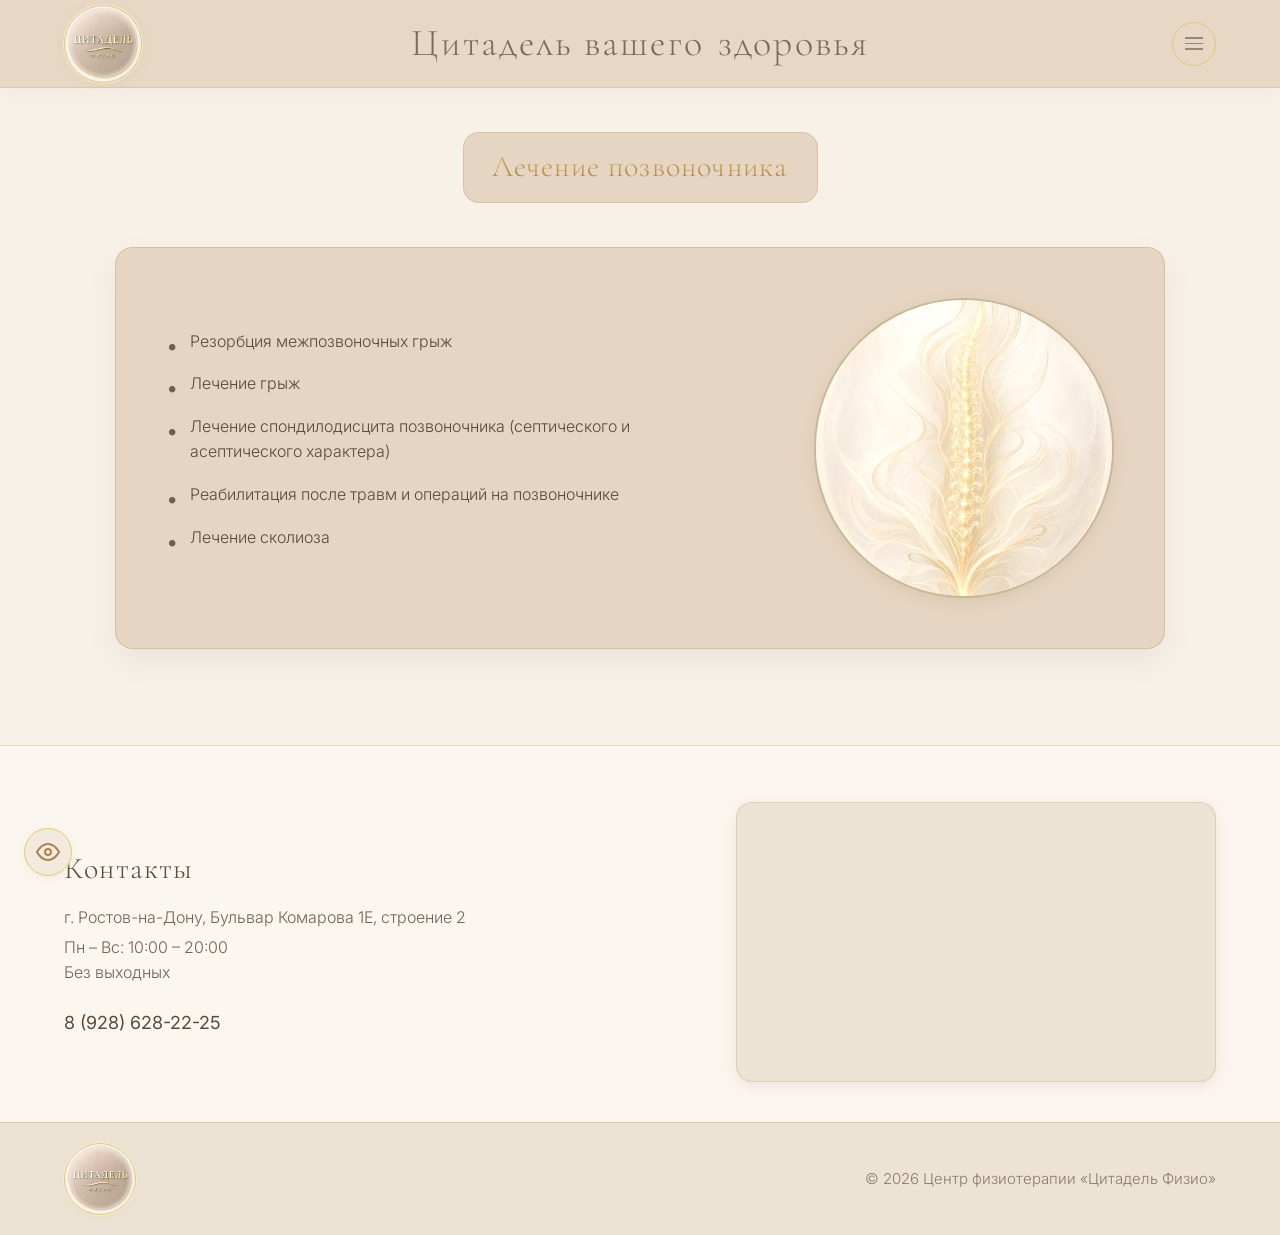
<file: landing-spine.html>
<!DOCTYPE html>
<html lang="ru">
<head>
    <meta charset="UTF-8">
    <meta name="viewport" content="width=device-width, initial-scale=1.0">
    <title>Цитадель Физио | Лечение позвоночника</title>
    <link rel="icon" href="assets/icons/favicon.svg?v=2" type="image/svg+xml">
    <meta name="description" content="Лечение заболеваний позвоночника современными методами физиотерапии.">
    <meta property="og:type" content="website">
    <meta property="og:locale" content="ru_RU">
    <meta property="og:site_name" content="Цитадель Физио">
    <meta property="og:title" content="Цитадель Физио | Лечение позвоночника">
    <meta property="og:description" content="Лечение заболеваний позвоночника современными методами физиотерапии.">
    <meta property="og:url" content="https://citadel-physio.ru/landing-spine.html">
    <meta name="twitter:card" content="summary">
    <meta name="twitter:title" content="Цитадель Физио | Лечение позвоночника">
    <meta name="twitter:description" content="Лечение заболеваний позвоночника современными методами физиотерапии.">
    <link rel="preconnect" href="https://fonts.googleapis.com">
    <link rel="preconnect" href="https://fonts.gstatic.com" crossorigin>
    <link href="https://fonts.googleapis.com/css2?family=Cormorant+Garamond:ital,wght@0,300;0,400;0,500;0,600;1,300;1,400;1,500&family=Inter:wght@300;400;500&display=swap" rel="stylesheet">
    <link rel="stylesheet" href="css/style.css">
    <link rel="stylesheet" href="css/components.css">
    <link rel="stylesheet" href="css/pages.css">
</head>
<body>
    <header class="site-header">
        <div class="container header-container">
            <a href="index.html" class="logo-link"><div class="logo-circle"><img src="assets/images/logo.jpg" alt="Цитадель Физио"></div></a>
            <a href="index.html" class="header-title"><span>Цитадель вашего</span><span>здоровья</span></a>
            <div class="header-menu">
                <button class="menu-btn" id="menuBtn" aria-label="Открыть меню"><span></span><span></span><span></span></button>
                <nav class="dropdown-menu" id="dropdownMenu">
                    <a href="index.html">Главная</a>
                    <a href="specialists.html">Специалисты</a>
                    <a href="technologies.html">Технологии</a>
                    <a href="documents.html">Документы</a>
                    <a href="#contacts">Контакты</a>
                </nav>
            </div>
        </div>
    </header>

    <main>
        <section class="page-header container reveal">
            <div class="landing-capsule">
                <h1>Лечение позвоночника</h1>
            </div>
        </section>

        <section class="landing-content container">
            <div class="landing-card reveal">
                <div class="landing-text">
                    <ul class="landing-list">
                        <li>Резорбция межпозвоночных грыж</li>
                        <li>Лечение грыж</li>
                        <li>Лечение спондилодисцита позвоночника (септического и асептического характера)</li>
                        <li>Реабилитация после травм и операций на позвоночнике</li>
                        <li>Лечение сколиоза</li>
                    </ul>
                </div>
                <div class="landing-image">
                    <div class="landing-img-placeholder"><img src="assets/images/icon-spine.jpg" alt="Иллюстрация лечения позвоночника"></div>
                </div>
            </div>
        </section>
    </main>

    <footer class="site-footer" id="contacts">
        <div class="footer-main">
            <div class="container footer-container">
                <div class="footer-contacts">
                    <h2 class="footer-title">Контакты</h2>
                    <div class="footer-info-compact">
                        <p class="footer-address">г. Ростов-на-Дону, Бульвар Комарова 1Е, строение 2</p>
                        <p class="footer-schedule">Пн – Вс: 10:00 – 20:00<br>Без выходных</p>
                    </div>
                    <a href="tel:89286282225" class="footer-phone">8 (928) 628-22-25</a>
                </div>
                <div class="footer-map">
                    <iframe
                        class="footer-map-frame"
                        title="Цитадель Физио на карте — Ростов-на-Дону"
                        src="https://yandex.ru/map-widget/v1/?um=constructor%3A7a23911af63bd736b69f493c1b4c0fc868cc09116bf0b924bc788d79c9aa5489&amp;source=constructor"
                        width="100%"
                        height="100%"
                        frameborder="0"
                        allowfullscreen="true"
                        loading="lazy"
                        referrerpolicy="no-referrer-when-downgrade"></iframe>
                </div>
            </div>
        </div>
        <div class="sub-footer">
            <div class="container sub-footer-container">
                <div class="mini-logo-circle"><img src="assets/images/logo.jpg" alt="Цитадель Физио"></div>
                <p class="copyright">© 2026 Центр физиотерапии «Цитадель Физио»</p>
            </div>
        </div>
    </footer>

    <!-- КНОПКА ВЫЗОВА ПАНЕЛИ ДОСТУПНОСТИ -->
        <!-- КНОПКА ВЫЗОВА ПАНЕЛИ ДОСТУПНОСТИ -->
    <button class="accessibility-btn" id="accessibilityBtn" aria-label="Настройки доступности">
        <svg width="24" height="24" viewBox="0 0 24 24" fill="none" stroke="currentColor" stroke-width="2" stroke-linecap="round" stroke-linejoin="round"><path d="M1 12s4-8 11-8 11 8 11 8-4 8-11 8-11-8-11-8z"></path><circle cx="12" cy="12" r="3"></circle></svg>
    </button>

      <!-- МОДАЛЬНОЕ ОКНО ДОСТУПНОСТИ -->
    <div class="accessibility-modal" id="accessibilityModal">
        <div class="accessibility-content">
            <button class="acc-close" id="closeModal" aria-label="Закрыть настройки">×</button>
            <h2>Настройка доступности</h2>

            <!-- Модули контента -->
            <div class="acc-section">
                <h3 class="acc-section-title">Модули контента</h3>
                <div class="acc-grid-2">
                    <button class="acc-btn" id="btnFontSize" aria-pressed="false">
                        <span>Размер шрифта</span>
                        <div class="acc-icon-wrap">
                            <div class="acc-controls-inline">
                                <span class="acc-plus">+</span>
                                <span class="acc-default-text">по умолчанию</span>
                                <span class="acc-minus">−</span>
                            </div>
                        </div>
                    </button>
                    <button class="acc-btn" id="btnFontFamily" aria-pressed="false">
                        <span>Читаемый шрифт</span>
                        <div class="acc-icon-wrap">
                            <svg viewBox="0 0 24 24" fill="none" stroke="currentColor" stroke-width="2"><path d="M4 7V4h16v3M9 20h6M12 4v16"/></svg>
                        </div>
                    </button>
                    <button class="acc-btn" id="btnLineHeight" aria-pressed="false">
                        <span>Высота строки</span>
                        <div class="acc-icon-wrap">
                            <div class="acc-controls-inline">
                                <span class="acc-plus">+</span>
                                <span class="acc-default-text">по умолчанию</span>
                                <span class="acc-minus">−</span>
                            </div>
                        </div>
                    </button>
                    <button class="acc-btn" id="btnBigCursor" aria-pressed="false">
                        <span>Большой курсор</span>
                        <div class="acc-icon-wrap">
                            <svg viewBox="0 0 24 24" fill="none" stroke="currentColor" stroke-width="2"><path d="M3 3l7.07 16.97 2.51-7.39 7.39-2.51L3 3z"/></svg>
                        </div>
                    </button>
                </div>
                
                <div class="acc-grid-3">
                    <button class="acc-btn" id="btnLetterSpacing" aria-pressed="false">
                        <span>Межбуквенный интервал</span>
                        <div class="acc-icon-wrap">
                            <svg viewBox="0 0 24 24" fill="none" stroke="currentColor" stroke-width="2"><path d="M4 4h16M4 8h16M4 12h16M4 16h16M4 20h16"/></svg>
                        </div>
                    </button>
                    <button class="acc-btn" id="btnTextAlign" aria-pressed="false">
                        <span>Выравнивание по центру</span>
                        <div class="acc-icon-wrap">
                            <svg viewBox="0 0 24 24" fill="none" stroke="currentColor" stroke-width="2"><path d="M4 4h16M4 8h10M4 12h16M4 16h10M4 20h16"/></svg>
                        </div>
                    </button>
                    <button class="acc-btn" id="btnFontWeight" aria-pressed="false">
                        <span>Толщина шрифта</span>
                        <div class="acc-icon-wrap">
                            <svg viewBox="0 0 24 24" fill="none" stroke="currentColor" stroke-width="2"><path d="M6 4h8a4 4 0 0 1 0 8H6zM6 12h9a4 4 0 0 1 0 8H6z"/></svg>
                        </div>
                    </button>
                </div>
            </div>

            <!-- Модули цветов -->
            <div class="acc-section">
                <h3 class="acc-section-title">Модули цветов</h3>
                <div class="acc-grid-3">
                    <button class="acc-btn" id="btnThemeLight" aria-pressed="true">
                        <span>Светлая тема</span>
                        <div class="acc-icon-wrap">
                            <svg viewBox="0 0 24 24" fill="none" stroke="currentColor" stroke-width="2"><circle cx="12" cy="12" r="5"/><path d="M12 1v2m0 18v2M4.22 4.22l1.42 1.42m12.72 12.72l1.42 1.42M1 12h2m18 0h2M4.22 19.78l1.42-1.42M18.36 5.64l1.42-1.42"/></svg>
                        </div>
                    </button>
                    <button class="acc-btn" id="btnThemeDark" aria-pressed="false">
                        <span>Тёмная тема</span>
                        <div class="acc-icon-wrap">
                            <svg viewBox="0 0 24 24" fill="none" stroke="currentColor" stroke-width="2"><circle cx="12" cy="12" r="10"/><path d="M12 2a10 10 0 0 0 0 20V2z" fill="currentColor"/></svg>
                        </div>
                    </button>
                    <button class="acc-btn" id="btnThemeMono" aria-pressed="false">
                        <span>Монохромный</span>
                        <div class="acc-icon-wrap">
                            <svg viewBox="0 0 24 24" fill="none" stroke="currentColor" stroke-width="2"><circle cx="12" cy="12" r="10"/><path d="M12 2v20M2 12h20M5 5l14 14M19 5L5 19"/></svg>
                        </div>
                    </button>
                </div>
            </div>

            <!-- Модули ориентации -->
            <div class="acc-section">
                <h3 class="acc-section-title">Модули ориентации</h3>
                <div class="acc-grid-3">
                    <button class="acc-btn" id="btnReadableLine" aria-pressed="false">
                        <span>Читаемая линия</span>
                        <div class="acc-icon-wrap">
                            <svg viewBox="0 0 24 24" fill="none" stroke="currentColor" stroke-width="2"><path d="M4 12h16"/></svg>
                        </div>
                    </button>
                    <button class="acc-btn" id="btnReadableMask" aria-pressed="false">
                        <span>Читаемая маска</span>
                        <div class="acc-icon-wrap">
                            <svg viewBox="0 0 24 24" fill="none" stroke="currentColor" stroke-width="2"><rect x="4" y="6" width="16" height="12" rx="2"/></svg>
                        </div>
                    </button>
                    <button class="acc-btn" id="btnHideImages" aria-pressed="false">
                        <span>Скрыть изображения</span>
                        <div class="acc-icon-wrap">
                            <svg viewBox="0 0 24 24" fill="none" stroke="currentColor" stroke-width="2"><path d="M1 12s4-8 11-8 11 8 11 8-4 8-11 8-11-8-11-8z"/><circle cx="12" cy="12" r="3"/><path d="M2 2l20 20"/></svg>
                        </div>
                    </button>
                    <button class="acc-btn" id="btnHighlightContent" aria-pressed="false">
                        <span>Выделить контент</span>
                        <div class="acc-icon-wrap">
                            <svg viewBox="0 0 24 24" fill="none" stroke="currentColor" stroke-width="2"><path d="M4 8V4h4m8 0h4v4m0 8v4h-4m-8 0H4v-4"/></svg>
                        </div>
                    </button>
                    <button class="acc-btn" id="btnStopAnimation" aria-pressed="false">
                        <span>Остановить анимацию</span>
                        <div class="acc-icon-wrap">
                            <svg viewBox="0 0 24 24" fill="none" stroke="currentColor" stroke-width="2"><circle cx="12" cy="12" r="10"/><path d="M4.93 4.93l14.14 14.14"/></svg>
                        </div>
                    </button>
                    <button class="acc-btn" id="btnHighlightLinks" aria-pressed="false">
                        <span>Выделить ссылки</span>
                        <div class="acc-icon-wrap">
                            <svg viewBox="0 0 24 24" fill="none" stroke="currentColor" stroke-width="2"><path d="M10 13a5 5 0 0 0 7.54.54l3-3a5 5 0 0 0-7.07-7.07l-1.72 1.71"/><path d="M14 11a5 5 0 0 0-7.54-.54l-3 3a5 5 0 0 0 7.07 7.07l1.71-1.71"/></svg>
                        </div>
                    </button>
                </div>
            </div>

            <button class="acc-reset-all" id="resetAll">Сбросить настройки</button>
        </div>
    </div>

    <script src="js/main.js"></script>
    <script src="js/accessibility.js"></script>
</body>
</html>
</file>
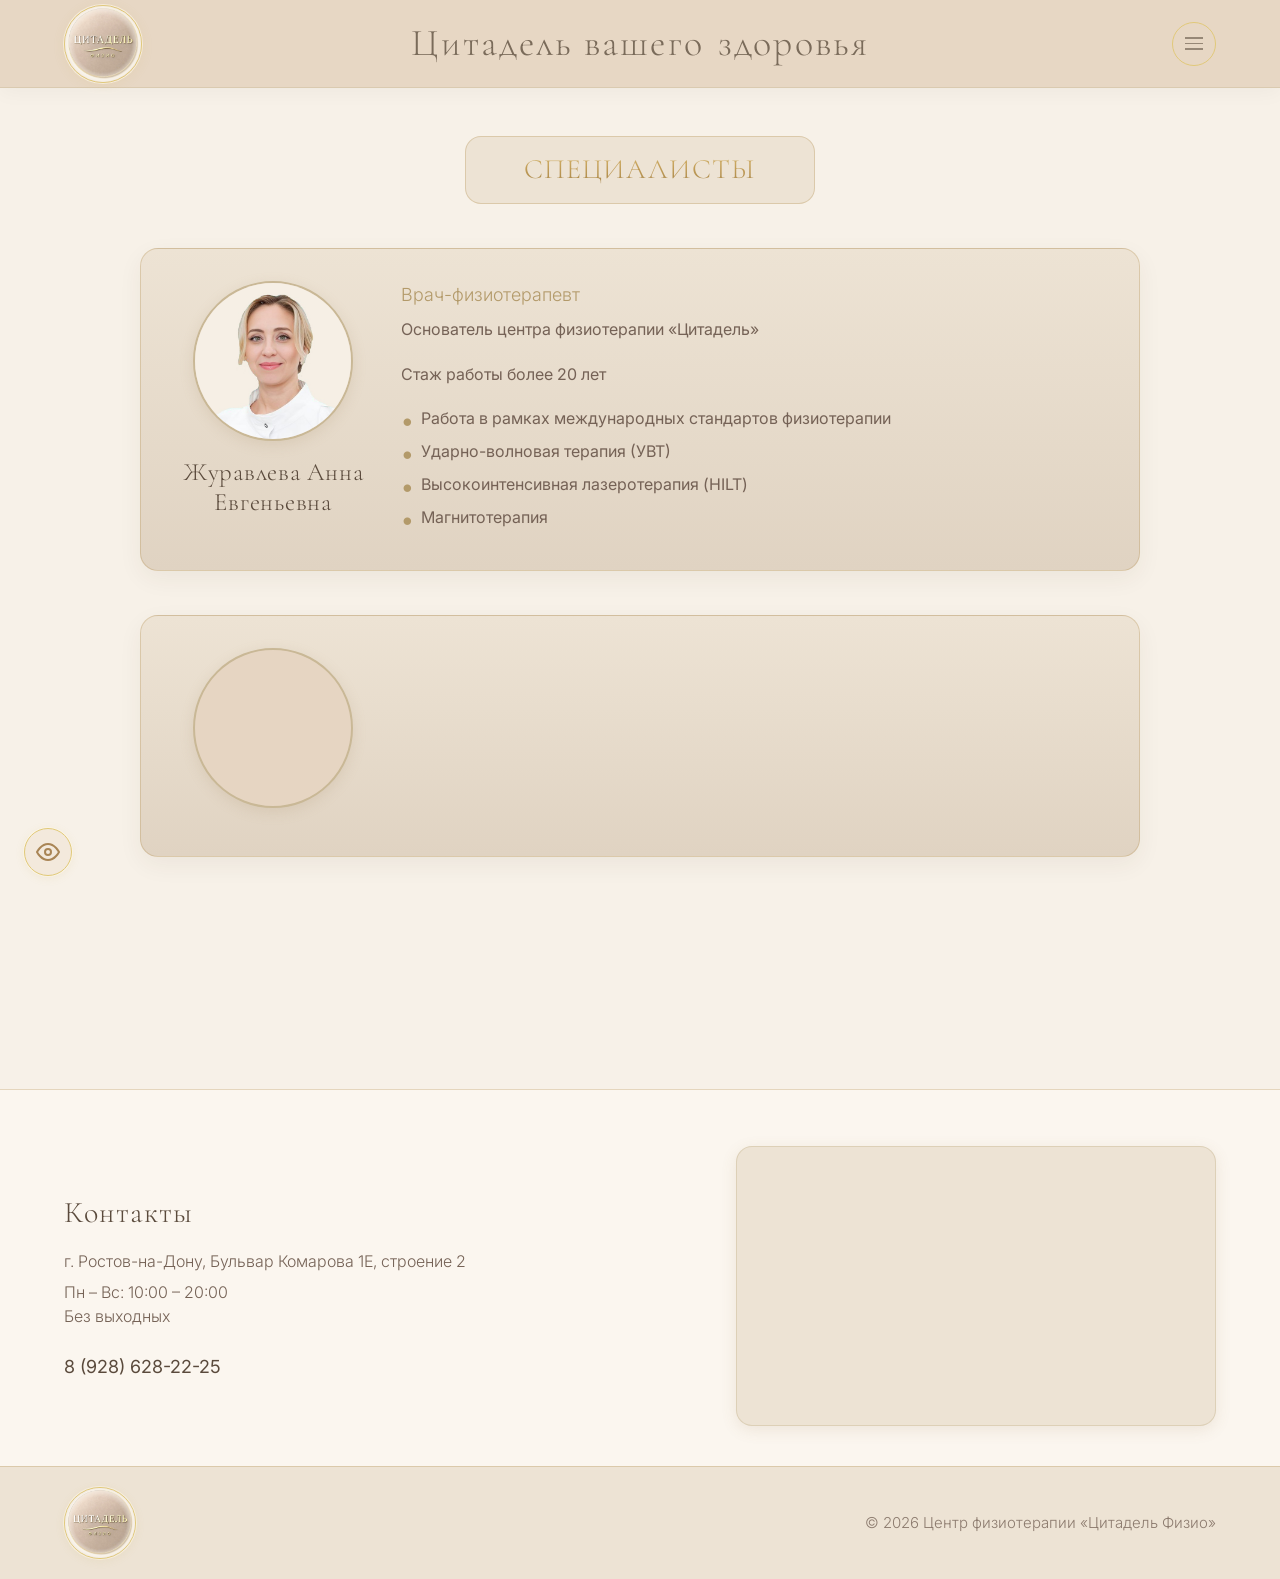
<file: specialists.html>
<!DOCTYPE html>
<html lang="ru">
<head>
    <meta charset="UTF-8">
    <meta name="viewport" content="width=device-width, initial-scale=1.0">
    <title>Цитадель Физио | Специалисты</title>
    <link rel="icon" href="assets/icons/favicon.svg?v=2" type="image/svg+xml">
    <meta name="description" content="Врачи физиотерапевтического центра Цитадель. Опыт, реабилитация, современные методы.">
    <meta property="og:type" content="website">
    <meta property="og:locale" content="ru_RU">
    <meta property="og:site_name" content="Цитадель Физио">
    <meta property="og:title" content="Цитадель Физио | Специалисты">
    <meta property="og:description" content="Врачи физиотерапевтического центра Цитадель. Опыт, реабилитация, современные методы.">
    <meta property="og:url" content="https://citadel-physio.ru/specialists.html">
    <meta name="twitter:card" content="summary">
    <meta name="twitter:title" content="Цитадель Физио | Специалисты">
    <meta name="twitter:description" content="Врачи физиотерапевтического центра Цитадель. Опыт, реабилитация, современные методы.">
    <link rel="preconnect" href="https://fonts.googleapis.com">
    <link rel="preconnect" href="https://fonts.gstatic.com" crossorigin>
    <link href="https://fonts.googleapis.com/css2?family=Cormorant+Garamond:ital,wght@0,300;0,400;0,500;0,600;1,300;1,400;1,500&family=Inter:wght@300;400;500&display=swap" rel="stylesheet">
    <link rel="stylesheet" href="css/style.css">
    <link rel="stylesheet" href="css/components.css">
    <link rel="stylesheet" href="css/pages.css">
</head>
<body>

    <!-- ШАПКА (точно как на главной) -->
    <header class="site-header">
        <div class="container header-container">
            <a href="index.html" class="logo-link">
                <div class="logo-circle"><img src="assets/images/logo.jpg" alt="Цитадель Физио"></div>
            </a>
            <a href="index.html" class="header-title"><span>Цитадель вашего</span><span>здоровья</span></a>
            <div class="header-menu">
                <button class="menu-btn" id="menuBtn" aria-label="Открыть меню">
                    <span></span><span></span><span></span>
                </button>
                <nav class="dropdown-menu" id="dropdownMenu">
                    <a href="index.html">Главная</a>
                    <a href="specialists.html">Специалисты</a>
                    <a href="technologies.html">Технологии</a>
                    <a href="documents.html">Документы</a>
                    <a href="#contacts">Контакты</a>
                </nav>
            </div>
        </div>
    </header>

    <main class="specialists-page-section">
          
        <!-- ЗАГОЛОВОК-ПЛАШКА -->
        <section class="page-header container">
            <div class="page-capsule">
                <h1>СПЕЦИАЛИСТЫ</h1>
            </div>
        </section>

        <!-- СПИСОК СПЕЦИАЛИСТОВ -->
        <section class="specialists-list container">
            
            <!-- Карточка 1 -->
            <div class="specialist-card reveal">
                <div class="specialist-photo-col">
                    <div class="specialist-photo-placeholder">
                        <img src="assets/images/doctor-zhuravleva.jpg?v=5" alt="Специалист физиотерапевтического центра — Журавлева Анна Евгеньевна">
                    </div>
                    <h3 class="specialist-name">Журавлева Анна<br>Евгеньевна</h3>
                </div>
                <div class="specialist-info-col">
                    <p class="specialist-role">Врач-физиотерапевт</p>
                    <p class="specialist-exp">Основатель центра физиотерапии «Цитадель»</p>
                    <p class="specialist-exp">Стаж работы более 20 лет</p>
                    <ul class="specialist-skills">
                        <li>Работа в рамках международных стандартов физиотерапии</li>
                        <li>Ударно-волновая терапия (УВТ)</li>
                        <li>Высокоинтенсивная лазеротерапия (HILT)</li>
                        <li>Магнитотерапия</li>
                    </ul>
                </div>
            </div>

            <!-- Карточка 2 — место для дополнительного сотрудника (пока пусто) -->
            <div class="specialist-card specialist-card--empty reveal reveal-delay-1" aria-hidden="true">
                <div class="specialist-photo-col">
                    <div class="specialist-photo-placeholder specialist-photo-placeholder--empty" aria-label="Место для фото специалиста"></div>
                </div>
                <div class="specialist-info-col">
                </div>
            </div>

        </section>
    
    </main>

    <!-- КОНТАКТЫ И ПОДВАЛ (без кнопок) -->
    <footer class="site-footer" id="contacts">
        <div class="footer-main">
            <div class="container footer-container">
                <div class="footer-contacts">
                    <h2 class="footer-title">Контакты</h2>
                    <div class="footer-info-compact">
                        <p class="footer-address">г. Ростов-на-Дону, Бульвар Комарова 1Е, строение 2</p>
                        <p class="footer-schedule">Пн – Вс: 10:00 – 20:00<br>Без выходных</p>
                    </div>
                    <a href="tel:89286282225" class="footer-phone">8 (928) 628-22-25</a>
                </div>
                <div class="footer-map">
                    <iframe
                        class="footer-map-frame"
                        title="Цитадель Физио на карте — Ростов-на-Дону"
                        src="https://yandex.ru/map-widget/v1/?um=constructor%3A7a23911af63bd736b69f493c1b4c0fc868cc09116bf0b924bc788d79c9aa5489&amp;source=constructor"
                        width="100%"
                        height="100%"
                        frameborder="0"
                        allowfullscreen="true"
                        loading="lazy"
                        referrerpolicy="no-referrer-when-downgrade"></iframe>
                </div>
            </div>
        </div>
        
        <div class="sub-footer">
            <div class="container sub-footer-container">
                <div class="mini-logo-circle"><img src="assets/images/logo.jpg" alt="Цитадель Физио"></div>
                <p class="copyright">© 2026 Центр физиотерапии «Цитадель Физио»</p>
            </div>
        </div>
    </footer>

    <!-- ВИДЖЕТ ДОСТУПНОСТИ -->
    <!-- КНОПКА ВЫЗОВА ПАНЕЛИ ДОСТУПНОСТИ -->
        <!-- КНОПКА ВЫЗОВА ПАНЕЛИ ДОСТУПНОСТИ -->
    <button class="accessibility-btn" id="accessibilityBtn" aria-label="Настройки доступности">
        <svg width="24" height="24" viewBox="0 0 24 24" fill="none" stroke="currentColor" stroke-width="2" stroke-linecap="round" stroke-linejoin="round"><path d="M1 12s4-8 11-8 11 8 11 8-4 8-11 8-11-8-11-8z"></path><circle cx="12" cy="12" r="3"></circle></svg>
    </button>

      <!-- МОДАЛЬНОЕ ОКНО ДОСТУПНОСТИ -->
    <div class="accessibility-modal" id="accessibilityModal">
        <div class="accessibility-content">
            <button class="acc-close" id="closeModal" aria-label="Закрыть настройки">×</button>
            <h2>Настройка доступности</h2>

            <!-- Модули контента -->
            <div class="acc-section">
                <h3 class="acc-section-title">Модули контента</h3>
                <div class="acc-grid-2">
                    <button class="acc-btn" id="btnFontSize" aria-pressed="false">
                        <span>Размер шрифта</span>
                        <div class="acc-icon-wrap">
                            <div class="acc-controls-inline">
                                <span class="acc-plus">+</span>
                                <span class="acc-default-text">по умолчанию</span>
                                <span class="acc-minus">−</span>
                            </div>
                        </div>
                    </button>
                    <button class="acc-btn" id="btnFontFamily" aria-pressed="false">
                        <span>Читаемый шрифт</span>
                        <div class="acc-icon-wrap">
                            <svg viewBox="0 0 24 24" fill="none" stroke="currentColor" stroke-width="2"><path d="M4 7V4h16v3M9 20h6M12 4v16"/></svg>
                        </div>
                    </button>
                    <button class="acc-btn" id="btnLineHeight" aria-pressed="false">
                        <span>Высота строки</span>
                        <div class="acc-icon-wrap">
                            <div class="acc-controls-inline">
                                <span class="acc-plus">+</span>
                                <span class="acc-default-text">по умолчанию</span>
                                <span class="acc-minus">−</span>
                            </div>
                        </div>
                    </button>
                    <button class="acc-btn" id="btnBigCursor" aria-pressed="false">
                        <span>Большой курсор</span>
                        <div class="acc-icon-wrap">
                            <svg viewBox="0 0 24 24" fill="none" stroke="currentColor" stroke-width="2"><path d="M3 3l7.07 16.97 2.51-7.39 7.39-2.51L3 3z"/></svg>
                        </div>
                    </button>
                </div>
                
                <div class="acc-grid-3">
                    <button class="acc-btn" id="btnLetterSpacing" aria-pressed="false">
                        <span>Межбуквенный интервал</span>
                        <div class="acc-icon-wrap">
                            <svg viewBox="0 0 24 24" fill="none" stroke="currentColor" stroke-width="2"><path d="M4 4h16M4 8h16M4 12h16M4 16h16M4 20h16"/></svg>
                        </div>
                    </button>
                    <button class="acc-btn" id="btnTextAlign" aria-pressed="false">
                        <span>Выравнивание по центру</span>
                        <div class="acc-icon-wrap">
                            <svg viewBox="0 0 24 24" fill="none" stroke="currentColor" stroke-width="2"><path d="M4 4h16M4 8h10M4 12h16M4 16h10M4 20h16"/></svg>
                        </div>
                    </button>
                    <button class="acc-btn" id="btnFontWeight" aria-pressed="false">
                        <span>Толщина шрифта</span>
                        <div class="acc-icon-wrap">
                            <svg viewBox="0 0 24 24" fill="none" stroke="currentColor" stroke-width="2"><path d="M6 4h8a4 4 0 0 1 0 8H6zM6 12h9a4 4 0 0 1 0 8H6z"/></svg>
                        </div>
                    </button>
                </div>
            </div>

            <!-- Модули цветов -->
            <div class="acc-section">
                <h3 class="acc-section-title">Модули цветов</h3>
                <div class="acc-grid-3">
                    <button class="acc-btn" id="btnThemeLight" aria-pressed="true">
                        <span>Светлая тема</span>
                        <div class="acc-icon-wrap">
                            <svg viewBox="0 0 24 24" fill="none" stroke="currentColor" stroke-width="2"><circle cx="12" cy="12" r="5"/><path d="M12 1v2m0 18v2M4.22 4.22l1.42 1.42m12.72 12.72l1.42 1.42M1 12h2m18 0h2M4.22 19.78l1.42-1.42M18.36 5.64l1.42-1.42"/></svg>
                        </div>
                    </button>
                    <button class="acc-btn" id="btnThemeDark" aria-pressed="false">
                        <span>Тёмная тема</span>
                        <div class="acc-icon-wrap">
                            <svg viewBox="0 0 24 24" fill="none" stroke="currentColor" stroke-width="2"><circle cx="12" cy="12" r="10"/><path d="M12 2a10 10 0 0 0 0 20V2z" fill="currentColor"/></svg>
                        </div>
                    </button>
                    <button class="acc-btn" id="btnThemeMono" aria-pressed="false">
                        <span>Монохромный</span>
                        <div class="acc-icon-wrap">
                            <svg viewBox="0 0 24 24" fill="none" stroke="currentColor" stroke-width="2"><circle cx="12" cy="12" r="10"/><path d="M12 2v20M2 12h20M5 5l14 14M19 5L5 19"/></svg>
                        </div>
                    </button>
                </div>
            </div>

            <!-- Модули ориентации -->
            <div class="acc-section">
                <h3 class="acc-section-title">Модули ориентации</h3>
                <div class="acc-grid-3">
                    <button class="acc-btn" id="btnReadableLine" aria-pressed="false">
                        <span>Читаемая линия</span>
                        <div class="acc-icon-wrap">
                            <svg viewBox="0 0 24 24" fill="none" stroke="currentColor" stroke-width="2"><path d="M4 12h16"/></svg>
                        </div>
                    </button>
                    <button class="acc-btn" id="btnReadableMask" aria-pressed="false">
                        <span>Читаемая маска</span>
                        <div class="acc-icon-wrap">
                            <svg viewBox="0 0 24 24" fill="none" stroke="currentColor" stroke-width="2"><rect x="4" y="6" width="16" height="12" rx="2"/></svg>
                        </div>
                    </button>
                    <button class="acc-btn" id="btnHideImages" aria-pressed="false">
                        <span>Скрыть изображения</span>
                        <div class="acc-icon-wrap">
                            <svg viewBox="0 0 24 24" fill="none" stroke="currentColor" stroke-width="2"><path d="M1 12s4-8 11-8 11 8 11 8-4 8-11 8-11-8-11-8z"/><circle cx="12" cy="12" r="3"/><path d="M2 2l20 20"/></svg>
                        </div>
                    </button>
                    <button class="acc-btn" id="btnHighlightContent" aria-pressed="false">
                        <span>Выделить контент</span>
                        <div class="acc-icon-wrap">
                            <svg viewBox="0 0 24 24" fill="none" stroke="currentColor" stroke-width="2"><path d="M4 8V4h4m8 0h4v4m0 8v4h-4m-8 0H4v-4"/></svg>
                        </div>
                    </button>
                    <button class="acc-btn" id="btnStopAnimation" aria-pressed="false">
                        <span>Остановить анимацию</span>
                        <div class="acc-icon-wrap">
                            <svg viewBox="0 0 24 24" fill="none" stroke="currentColor" stroke-width="2"><circle cx="12" cy="12" r="10"/><path d="M4.93 4.93l14.14 14.14"/></svg>
                        </div>
                    </button>
                    <button class="acc-btn" id="btnHighlightLinks" aria-pressed="false">
                        <span>Выделить ссылки</span>
                        <div class="acc-icon-wrap">
                            <svg viewBox="0 0 24 24" fill="none" stroke="currentColor" stroke-width="2"><path d="M10 13a5 5 0 0 0 7.54.54l3-3a5 5 0 0 0-7.07-7.07l-1.72 1.71"/><path d="M14 11a5 5 0 0 0-7.54-.54l-3 3a5 5 0 0 0 7.07 7.07l1.71-1.71"/></svg>
                        </div>
                    </button>
                </div>
            </div>

            <button class="acc-reset-all" id="resetAll">Сбросить настройки</button>
        </div>
    </div>

    <script src="js/main.js"></script>
    <script src="js/accessibility.js"></script>
</body>
</html>
</file>
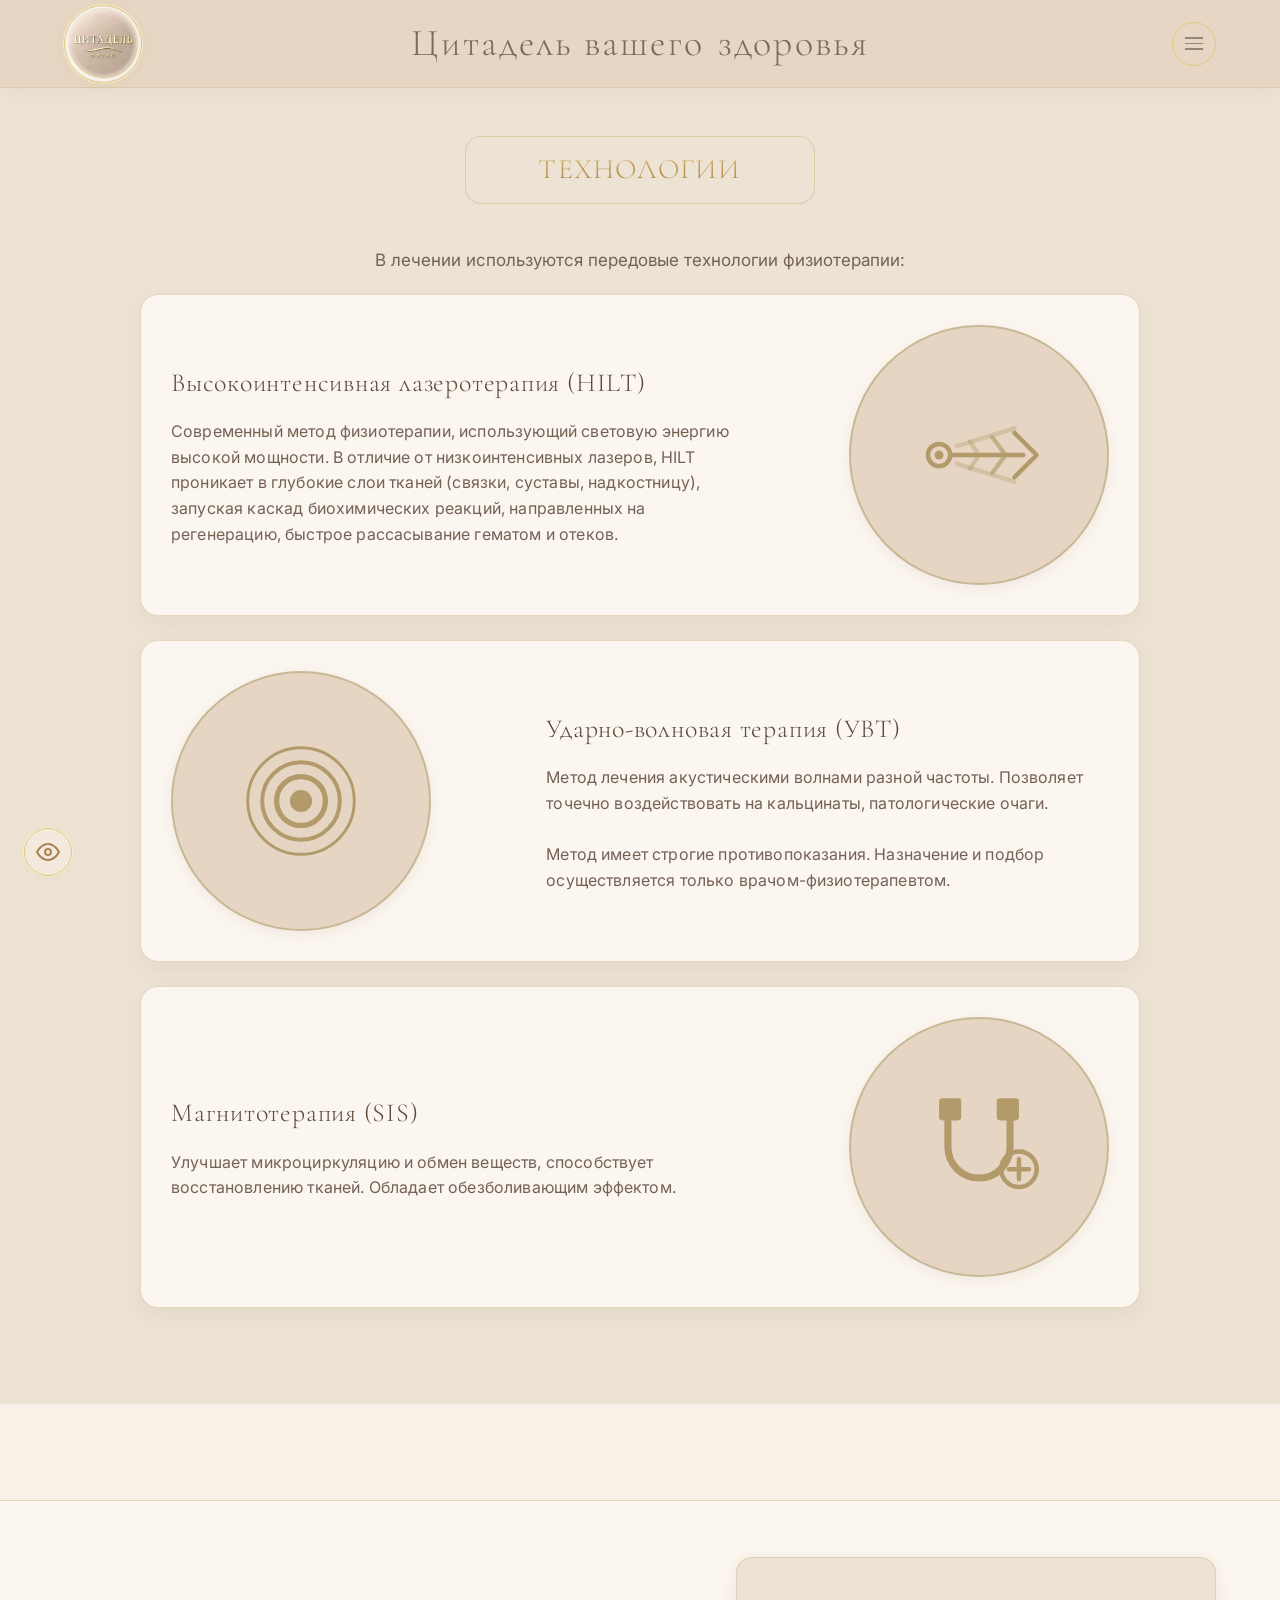
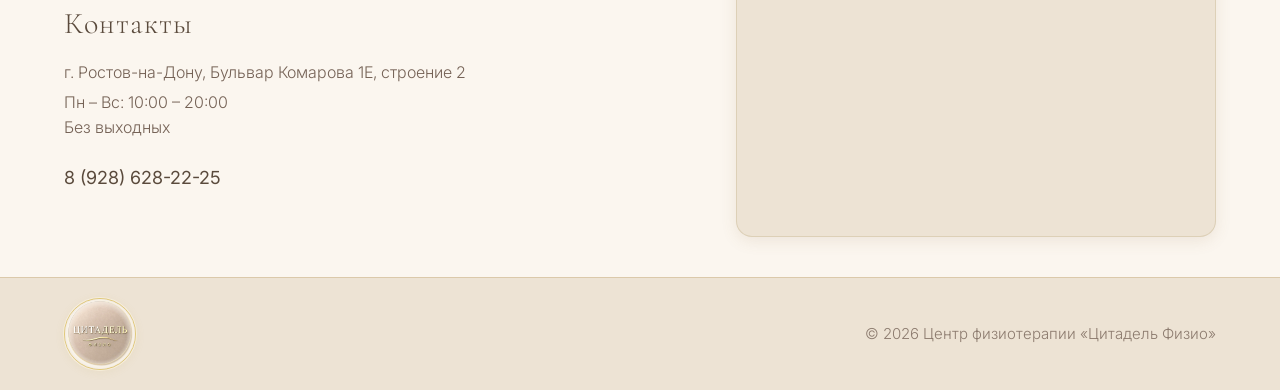
<file: technologies.html>
<!DOCTYPE html>
<html lang="ru">
<head>
    <meta charset="UTF-8">
    <meta name="viewport" content="width=device-width, initial-scale=1.0">
    <title>Цитадель Физио | Технологии</title>
    <link rel="icon" href="assets/icons/favicon.svg?v=2" type="image/svg+xml">
    <meta name="description" content="HILT, УВТ, магнитотерапия SIS, кинезиотейпирование — передовые технологии физиотерапии.">
    <meta property="og:type" content="website">
    <meta property="og:locale" content="ru_RU">
    <meta property="og:site_name" content="Цитадель Физио">
    <meta property="og:title" content="Цитадель Физио | Технологии">
    <meta property="og:description" content="HILT, УВТ, магнитотерапия SIS, кинезиотейпирование — передовые технологии физиотерапии.">
    <meta property="og:url" content="https://citadel-physio.ru/technologies.html">
    <meta name="twitter:card" content="summary">
    <meta name="twitter:title" content="Цитадель Физио | Технологии">
    <meta name="twitter:description" content="HILT, УВТ, магнитотерапия SIS, кинезиотейпирование — передовые технологии физиотерапии.">
    <link rel="preconnect" href="https://fonts.googleapis.com">
    <link rel="preconnect" href="https://fonts.gstatic.com" crossorigin>
    <link href="https://fonts.googleapis.com/css2?family=Cormorant+Garamond:ital,wght@0,300;0,400;0,500;0,600;1,300;1,400;1,500&family=Inter:wght@300;400;500&display=swap" rel="stylesheet">
    <link rel="stylesheet" href="css/style.css">
    <link rel="stylesheet" href="css/components.css">
    <link rel="stylesheet" href="css/pages.css">
</head>
<body>

    <!-- ШАПКА (как на главной) -->
    <header class="site-header">
        <div class="container header-container">
            <a href="index.html" class="logo-link">
                <div class="logo-circle"><img src="assets/images/logo.jpg" alt="Цитадель Физио"></div>
            </a>
            <a href="index.html" class="header-title"><span>Цитадель вашего</span><span>здоровья</span></a>
            <div class="header-menu">
                <button class="menu-btn" id="menuBtn" aria-label="Открыть меню">
                    <span></span><span></span><span></span>
                </button>
                <nav class="dropdown-menu" id="dropdownMenu">
                    <a href="index.html">Главная</a>
                    <a href="specialists.html">Специалисты</a>
                    <a href="technologies.html">Технологии</a>
                    <a href="documents.html">Документы</a>
                    <a href="#contacts">Контакты</a>
                </nav>
            </div>
        </div>
    </header>

    <main class="page-tech-bg">
        <!-- ЗАГОЛОВОК-ПЛАШКА -->
        <section class="page-header container">
            <div class="page-capsule">
                <h1>ТЕХНОЛОГИИ</h1>
            </div>
        </section>

        <!-- ВВОДНЫЙ ТЕКСТ -->
        <div class="container text-center tech-intro">
            <p class="tech-subtitle">В лечении используются передовые технологии физиотерапии:</p>
        </div>

        <!-- СПИСОК ТЕХНОЛОГИЙ -->
        <section class="tech-list page-tech-bg">
            
            <!-- Технология 1 (Фото справа) -->
            <div class="tech-wrapper reveal">
                <div class="tech-card">
                    <div class="tech-text">
                        <h2 class="tech-title">Высокоинтенсивная лазеротерапия (HILT)</h2>
                        <p class="tech-desc">Современный метод физиотерапии, использующий световую энергию высокой мощности. В отличие от низкоинтенсивных лазеров, HILT проникает в глубокие слои тканей (связки, суставы, надкостницу), запуская каскад биохимических реакций, направленных на регенерацию, быстрое рассасывание гематом и отеков.</p>
                    </div>
                    <div class="tech-image">
                        <div class="tech-img-placeholder"><img src="assets/icons/tech-hilt.svg" alt="Иллюстрация высокоинтенсивной лазеротерапии HILT"></div>
                    </div>
                </div>
            </div>

            <!-- Технология 2 (Фото слева, класс reverse) -->
            <div class="tech-wrapper reveal reveal-delay-1">
                <div class="tech-card reverse">
                    <div class="tech-text">
                        <h2 class="tech-title">Ударно-волновая терапия (УВТ)</h2>
                        <p class="tech-desc">Метод лечения акустическими волнами разной частоты. Позволяет точечно воздействовать на кальцинаты, патологические очаги.<br><br>Метод имеет строгие противопоказания. Назначение и подбор осуществляется только врачом-физиотерапевтом.</p>
                    </div>
                    <div class="tech-image">
                        <div class="tech-img-placeholder"><img src="assets/icons/tech-uvt.svg" alt="Иллюстрация ударно-волновой терапии"></div>
                    </div>
                </div>
            </div>

            <!-- Технология 3 (Фото справа) -->
            <div class="tech-wrapper reveal reveal-delay-2">
                <div class="tech-card">
                    <div class="tech-text">
                        <h2 class="tech-title">Магнитотерапия (SIS)</h2>
                        <p class="tech-desc">Улучшает микроциркуляцию и обмен веществ, способствует восстановлению тканей. Обладает обезболивающим эффектом.</p>
                    </div>
                    <div class="tech-image">
                        <div class="tech-img-placeholder"><img src="assets/icons/tech-sis.svg" alt="Иллюстрация магнитотерапии SIS"></div>
                    </div>
                </div>
            </div>

            </div>

        </section>
    </main>

    <!-- КОНТАКТЫ И ПОДВАЛ -->
    <footer class="site-footer" id="contacts">
        <div class="footer-main">
            <div class="container footer-container">
                <div class="footer-contacts">
                    <h2 class="footer-title">Контакты</h2>
                    <div class="footer-info-compact">
                        <p class="footer-address">г. Ростов-на-Дону, Бульвар Комарова 1Е, строение 2</p>
                        <p class="footer-schedule">Пн – Вс: 10:00 – 20:00<br>Без выходных</p>
                    </div>
                    <a href="tel:89286282225" class="footer-phone">8 (928) 628-22-25</a>
                </div>
                <div class="footer-map">
                    <iframe
                        class="footer-map-frame"
                        title="Цитадель Физио на карте — Ростов-на-Дону"
                        src="https://yandex.ru/map-widget/v1/?um=constructor%3A7a23911af63bd736b69f493c1b4c0fc868cc09116bf0b924bc788d79c9aa5489&amp;source=constructor"
                        width="100%"
                        height="100%"
                        frameborder="0"
                        allowfullscreen="true"
                        loading="lazy"
                        referrerpolicy="no-referrer-when-downgrade"></iframe>
                </div>
            </div>
        </div>
        
        <div class="sub-footer">
            <div class="container sub-footer-container">
                <div class="mini-logo-circle"><img src="assets/images/logo.jpg" alt="Цитадель Физио"></div>
                <p class="copyright">© 2026 Центр физиотерапии «Цитадель Физио»</p>
            </div>
        </div>
    </footer>

    <!-- ВИДЖЕТ ДОСТУПНОСТИ -->
    <!-- КНОПКА ВЫЗОВА ПАНЕЛИ ДОСТУПНОСТИ -->
        <!-- КНОПКА ВЫЗОВА ПАНЕЛИ ДОСТУПНОСТИ -->
    <button class="accessibility-btn" id="accessibilityBtn" aria-label="Настройки доступности">
        <svg width="24" height="24" viewBox="0 0 24 24" fill="none" stroke="currentColor" stroke-width="2" stroke-linecap="round" stroke-linejoin="round"><path d="M1 12s4-8 11-8 11 8 11 8-4 8-11 8-11-8-11-8z"></path><circle cx="12" cy="12" r="3"></circle></svg>
    </button>

      <!-- МОДАЛЬНОЕ ОКНО ДОСТУПНОСТИ -->
    <div class="accessibility-modal" id="accessibilityModal">
        <div class="accessibility-content">
            <button class="acc-close" id="closeModal" aria-label="Закрыть настройки">×</button>
            <h2>Настройка доступности</h2>

            <!-- Модули контента -->
            <div class="acc-section">
                <h3 class="acc-section-title">Модули контента</h3>
                <div class="acc-grid-2">
                    <button class="acc-btn" id="btnFontSize" aria-pressed="false">
                        <span>Размер шрифта</span>
                        <div class="acc-icon-wrap">
                            <div class="acc-controls-inline">
                                <span class="acc-plus">+</span>
                                <span class="acc-default-text">по умолчанию</span>
                                <span class="acc-minus">−</span>
                            </div>
                        </div>
                    </button>
                    <button class="acc-btn" id="btnFontFamily" aria-pressed="false">
                        <span>Читаемый шрифт</span>
                        <div class="acc-icon-wrap">
                            <svg viewBox="0 0 24 24" fill="none" stroke="currentColor" stroke-width="2"><path d="M4 7V4h16v3M9 20h6M12 4v16"/></svg>
                        </div>
                    </button>
                    <button class="acc-btn" id="btnLineHeight" aria-pressed="false">
                        <span>Высота строки</span>
                        <div class="acc-icon-wrap">
                            <div class="acc-controls-inline">
                                <span class="acc-plus">+</span>
                                <span class="acc-default-text">по умолчанию</span>
                                <span class="acc-minus">−</span>
                            </div>
                        </div>
                    </button>
                    <button class="acc-btn" id="btnBigCursor" aria-pressed="false">
                        <span>Большой курсор</span>
                        <div class="acc-icon-wrap">
                            <svg viewBox="0 0 24 24" fill="none" stroke="currentColor" stroke-width="2"><path d="M3 3l7.07 16.97 2.51-7.39 7.39-2.51L3 3z"/></svg>
                        </div>
                    </button>
                </div>
                
                <div class="acc-grid-3">
                    <button class="acc-btn" id="btnLetterSpacing" aria-pressed="false">
                        <span>Межбуквенный интервал</span>
                        <div class="acc-icon-wrap">
                            <svg viewBox="0 0 24 24" fill="none" stroke="currentColor" stroke-width="2"><path d="M4 4h16M4 8h16M4 12h16M4 16h16M4 20h16"/></svg>
                        </div>
                    </button>
                    <button class="acc-btn" id="btnTextAlign" aria-pressed="false">
                        <span>Выравнивание по центру</span>
                        <div class="acc-icon-wrap">
                            <svg viewBox="0 0 24 24" fill="none" stroke="currentColor" stroke-width="2"><path d="M4 4h16M4 8h10M4 12h16M4 16h10M4 20h16"/></svg>
                        </div>
                    </button>
                    <button class="acc-btn" id="btnFontWeight" aria-pressed="false">
                        <span>Толщина шрифта</span>
                        <div class="acc-icon-wrap">
                            <svg viewBox="0 0 24 24" fill="none" stroke="currentColor" stroke-width="2"><path d="M6 4h8a4 4 0 0 1 0 8H6zM6 12h9a4 4 0 0 1 0 8H6z"/></svg>
                        </div>
                    </button>
                </div>
            </div>

            <!-- Модули цветов -->
            <div class="acc-section">
                <h3 class="acc-section-title">Модули цветов</h3>
                <div class="acc-grid-3">
                    <button class="acc-btn" id="btnThemeLight" aria-pressed="true">
                        <span>Светлая тема</span>
                        <div class="acc-icon-wrap">
                            <svg viewBox="0 0 24 24" fill="none" stroke="currentColor" stroke-width="2"><circle cx="12" cy="12" r="5"/><path d="M12 1v2m0 18v2M4.22 4.22l1.42 1.42m12.72 12.72l1.42 1.42M1 12h2m18 0h2M4.22 19.78l1.42-1.42M18.36 5.64l1.42-1.42"/></svg>
                        </div>
                    </button>
                    <button class="acc-btn" id="btnThemeDark" aria-pressed="false">
                        <span>Тёмная тема</span>
                        <div class="acc-icon-wrap">
                            <svg viewBox="0 0 24 24" fill="none" stroke="currentColor" stroke-width="2"><circle cx="12" cy="12" r="10"/><path d="M12 2a10 10 0 0 0 0 20V2z" fill="currentColor"/></svg>
                        </div>
                    </button>
                    <button class="acc-btn" id="btnThemeMono" aria-pressed="false">
                        <span>Монохромный</span>
                        <div class="acc-icon-wrap">
                            <svg viewBox="0 0 24 24" fill="none" stroke="currentColor" stroke-width="2"><circle cx="12" cy="12" r="10"/><path d="M12 2v20M2 12h20M5 5l14 14M19 5L5 19"/></svg>
                        </div>
                    </button>
                </div>
            </div>

            <!-- Модули ориентации -->
            <div class="acc-section">
                <h3 class="acc-section-title">Модули ориентации</h3>
                <div class="acc-grid-3">
                    <button class="acc-btn" id="btnReadableLine" aria-pressed="false">
                        <span>Читаемая линия</span>
                        <div class="acc-icon-wrap">
                            <svg viewBox="0 0 24 24" fill="none" stroke="currentColor" stroke-width="2"><path d="M4 12h16"/></svg>
                        </div>
                    </button>
                    <button class="acc-btn" id="btnReadableMask" aria-pressed="false">
                        <span>Читаемая маска</span>
                        <div class="acc-icon-wrap">
                            <svg viewBox="0 0 24 24" fill="none" stroke="currentColor" stroke-width="2"><rect x="4" y="6" width="16" height="12" rx="2"/></svg>
                        </div>
                    </button>
                    <button class="acc-btn" id="btnHideImages" aria-pressed="false">
                        <span>Скрыть изображения</span>
                        <div class="acc-icon-wrap">
                            <svg viewBox="0 0 24 24" fill="none" stroke="currentColor" stroke-width="2"><path d="M1 12s4-8 11-8 11 8 11 8-4 8-11 8-11-8-11-8z"/><circle cx="12" cy="12" r="3"/><path d="M2 2l20 20"/></svg>
                        </div>
                    </button>
                    <button class="acc-btn" id="btnHighlightContent" aria-pressed="false">
                        <span>Выделить контент</span>
                        <div class="acc-icon-wrap">
                            <svg viewBox="0 0 24 24" fill="none" stroke="currentColor" stroke-width="2"><path d="M4 8V4h4m8 0h4v4m0 8v4h-4m-8 0H4v-4"/></svg>
                        </div>
                    </button>
                    <button class="acc-btn" id="btnStopAnimation" aria-pressed="false">
                        <span>Остановить анимацию</span>
                        <div class="acc-icon-wrap">
                            <svg viewBox="0 0 24 24" fill="none" stroke="currentColor" stroke-width="2"><circle cx="12" cy="12" r="10"/><path d="M4.93 4.93l14.14 14.14"/></svg>
                        </div>
                    </button>
                    <button class="acc-btn" id="btnHighlightLinks" aria-pressed="false">
                        <span>Выделить ссылки</span>
                        <div class="acc-icon-wrap">
                            <svg viewBox="0 0 24 24" fill="none" stroke="currentColor" stroke-width="2"><path d="M10 13a5 5 0 0 0 7.54.54l3-3a5 5 0 0 0-7.07-7.07l-1.72 1.71"/><path d="M14 11a5 5 0 0 0-7.54-.54l-3 3a5 5 0 0 0 7.07 7.07l1.71-1.71"/></svg>
                        </div>
                    </button>
                </div>
            </div>

            <button class="acc-reset-all" id="resetAll">Сбросить настройки</button>
        </div>
    </div>

    <script src="js/main.js"></script>
    <script src="js/accessibility.js"></script>
</body>
</html>
</file>
<file: css/style.css>
/* Градиент на каждой строке отдельно (не растягивается на весь блок) */
.gradient-text-lines {
    background-image: linear-gradient(180deg, #D8D0BC 0%, #BCA58D 35%, #8D6845 72%, #3B2D26 100%);
    -webkit-background-clip: text;
    background-clip: text;
    -webkit-text-fill-color: transparent;
    color: transparent;
    -webkit-box-decoration-break: clone;
    box-decoration-break: clone;
}

:root {
  --bg-main: #F7F1E8;
  --bg-light: #FBF6EF;
  --bg-surface: #EDE3D4;
  --bg-dark-surface: #E0D3C2;
  --bg-header: #E8DCCB;
  --bg-card: #F3E9DC;
  --bg-card-grad-start: #F3E9DC;
  --bg-card-grad-end: #E8DCCB;
  --text-primary: #5A4A3C;
  --text-headline: #5A4A3C;
  --text-secondary: #756256;
  --text-dark-accent: #705343;
  --accent-gold: #B39A6A;
  --accent-hover: #A88848;
  --border-gold: #C9B896;
  --border-soft: #E5D9C8;
  --cappuccino: #7A6B5A;
  --cappuccino-mid: #8A7A66;
  --white: #FFFDFC;
  --font-serif: 'Cormorant Garamond', Georgia, serif;
  --fw-light: 300;
  --fw-regular: 400;
  --fw-medium: 500;
  --font-sans: 'Inter', -apple-system, BlinkMacSystemFont, sans-serif;
  --container-max: 1200px;
  --container-padding: 24px;
  --header-h: 88px;
  --header-h-mobile: 68px;
  --section-gap: 96px;
  --section-gap-sm: 72px;
}

* { margin: 0; padding: 0; box-sizing: border-box; }
html { scroll-behavior: smooth; }

body {
    background-color: var(--bg-main);
    color: #5A4A3C;
    font-family: var(--font-sans);
    font-weight: 400;
    font-size: 16px;
    line-height: 1.55;
    -webkit-font-smoothing: antialiased;
    overflow-x: hidden;
}

[id] { scroll-margin-top: 90px; }

.container {
    max-width: var(--container-max);
    width: 100%;
    margin: 0 auto;
    padding: 0 var(--container-padding);
    box-sizing: border-box;
}

a { text-decoration: none; color: inherit; }
ul { list-style: none; }
img { max-width: 100%; display: block; }

/* --- ШАПКА --- */
.site-header {
    position: fixed;
    top: 0; left: 0; width: 100%; height: 88px; z-index: 1000;
    background: rgba(230, 213, 194, 0.95);
    backdrop-filter: blur(12px);
    -webkit-backdrop-filter: blur(12px);
    border-bottom: 1px solid rgba(140, 120, 96, 0.28);
    box-shadow: 0 4px 20px rgba(0,0,0,0.04);
}
.header-container {
    height: 100%;
    display: grid;
    grid-template-columns: 1fr auto 1fr;
    align-items: center;
    position: relative;
}
.logo-link {
    justify-self: start;
}
.header-menu {
    justify-self: end;
}
.logo-circle {
    width: 78px; height: 78px; border-radius: 50%;
    background: transparent;
    display: flex; align-items: center; justify-content: center;
    border: none;
    box-shadow: 0 4px 14px rgba(64, 51, 41, 0.12);
    overflow: hidden; padding: 0; flex-shrink: 0;
}
.logo-circle img {
    width: 100%;
    height: 100%;
    object-fit: cover;
    display: block;
}
.header-title {
    font-family: var(--font-serif); font-size: 38px; font-weight: 300 !important;
    display: flex; flex-direction: row; flex-wrap: nowrap;
    align-items: baseline; justify-content: center; gap: 0.35em;
    line-height: 1.15; white-space: nowrap; text-align: center;
    color: var(--cappuccino); letter-spacing: 0.06em;
}
.header-title span {
    display: inline; text-align: center;
    color: var(--cappuccino);
    font-weight: 300 !important;
    background: none !important;
    -webkit-text-fill-color: var(--cappuccino);
}
.header-menu { position: relative; }
.menu-btn {
    width: 44px; height: 44px; border-radius: 50%; background: transparent;
    border: 1.5px solid rgba(107, 92, 76, 0.45); cursor: pointer; transition: 0.3s;
    display: flex; flex-direction: column; align-items: center; justify-content: center;
    gap: 4px; padding: 0;
}
.menu-btn span {
    display: block; width: 18px; height: 1.5px;
    background-color: rgba(107, 92, 76, 0.65); transition: 0.3s;
}
.menu-btn:hover {
    background: rgba(196, 160, 90, 0.85);
    border-color: rgba(196, 160, 90, 0.85);
}
.menu-btn:hover span {
    background-color: #F7F1E8;
}

.dropdown-menu {
    position: absolute; right: 0; top: 55px; width: 220px;
    background: var(--bg-surface); border: 1.5px solid var(--border-gold);
    border-radius: 12px; box-shadow: 0 12px 32px rgba(0,0,0,0.1);
    overflow: hidden; display: none; flex-direction: column; z-index: 1001;
}
.dropdown-menu.active { display: flex; }
.dropdown-menu a {
    height: 44px; display: flex; align-items: center; padding: 0 18px;
    font-size: 15px; color: var(--text-headline);
    border-bottom: 1px solid rgba(168, 144, 112, 0.2); transition: 0.2s;
}
.dropdown-menu a:hover { background: var(--border-soft); color: var(--accent-hover); }

/* --- HERO --- */
.hero {
    position: relative;
    width: 100%;
    min-height: 100vh;
    height: auto;
    display: flex;
    align-items: center;
    justify-content: center;
    background: url("../assets/images/hero-bg.jpg") center top / cover no-repeat;
    margin-top: -88px;
    padding-top: 88px;
    padding-bottom: 48px;
    z-index: 1;
}
.hero::before {
    content: none;
    display: none;
}
.hero-overlay {
    position: absolute;
    inset: 0;
    background: rgba(251, 249, 245, 0.12);
    pointer-events: none;
    z-index: 1;
}
.hero-placeholder-text { display: none !important; }
.hero-container { position: relative; z-index: 2; display: flex; flex-direction: column; align-items: center; }
.hero-card {
    max-width: 780px;
    width: auto;
    background: rgba(251, 246, 239, 0.96);
    border: 1.5px solid rgba(177, 138, 74, 0.55);
    border-radius: 24px;
    padding: 36px 56px;
    text-align: center;
    backdrop-filter: blur(8px);
    box-shadow: 0 16px 48px rgba(64, 51, 41, 0.16);
    overflow: visible;
    box-sizing: border-box;
}
.hero-title {
    font-family: var(--font-serif);
    font-weight: 400;
    line-height: 1.15;
    text-align: center;
    width: 100%;
    display: flex;
    flex-direction: column;
    align-items: center;
    gap: 0.35em;
}
.hero-line {
    display: flex;
    flex-direction: row;
    flex-wrap: nowrap;
    justify-content: center;
    align-items: baseline;
    gap: 0.4em;
}
.hero-citadel {
    display: block;
    font-family: var(--font-serif);
    font-size: 52px;
    font-weight: 600;
    letter-spacing: 0.16em;
    text-transform: uppercase;
    background-image: linear-gradient(180deg, #F0D78A 0%, #E0C060 28%, #C9A24A 55%, #A87E32 100%);
    -webkit-background-clip: text;
    background-clip: text;
    -webkit-text-fill-color: transparent;
    color: #C9A24A;
}
.hero-subtitle {
    display: block;
    font-family: var(--font-serif);
    font-size: 23px;
    font-weight: 500;
    letter-spacing: 0.06em;
    text-transform: none;
    background-image: linear-gradient(180deg, #E6D090 0%, #D0B060 45%, #B89248 100%);
    -webkit-background-clip: text;
    background-clip: text;
    -webkit-text-fill-color: transparent;
    color: #B89248;
}
.hero-word {
    display: inline-block;
    padding: 0 2px;
}
.hero-word:nth-child(even) {
    background-image: linear-gradient(180deg, #B89248 0%, #9A7340 45%, #6E522E 100%);
    -webkit-background-clip: text;
    background-clip: text;
    -webkit-text-fill-color: transparent;
    color: #80613A;
}
/* --- Единый стиль CTA-кнопок --- */
.btn, .hero-btn {
    display: inline-flex; align-items: center; justify-content: center;
    min-width: 200px; height: 52px; padding: 0 32px; border-radius: 50px;
    border: 1.5px solid rgba(177, 138, 74, 0.45);
    background: #FBF6EF;
    color: #6B5C4C; font-family: var(--font-sans);
    font-weight: 400;
    font-size: 16px; font-weight: 300; letter-spacing: 0.02em; cursor: pointer;
    text-decoration: none;
    transition: background 0.3s, color 0.3s, border-color 0.3s, box-shadow 0.3s, transform 0.2s;
}
.btn:hover,
.hero-btn:hover {
    background: #C4A05A;
    border-color: #C4A05A;
    color: #fff;
    box-shadow: 0 8px 28px rgba(154, 120, 64, 0.28);
}
.btn:active,
.hero-btn:active {
    transform: translateY(1px);
}
.hero-btn { margin-top: 24px; }

/* --- Тонкая золотая линия между секциями --- */
.section-line {
    display: block; width: 100px; height: 1px; margin: 36px auto; padding: 0; border: 0;
    background: linear-gradient(90deg, transparent 0%, #C9B896 15%, #B39A6A 50%, #C9B896 85%, transparent 100%);
    opacity: 0.9;
}

/* --- СПЕЦИАЛИСТЫ (Главная) --- */
.specialists-preview {
    padding-top: var(--section-gap);
    padding-bottom: var(--section-gap-sm);
    display: flex;
    flex-direction: column;
    align-items: center;
    background: transparent;
}

.specialists-header-wrap {
    width: 100%;
    max-width: 950px;
    text-align: left;
    margin: 0 auto 16px;
    padding: 0 4px;
    box-sizing: border-box;
}
.section-title {
    font-family: var(--font-serif); font-size: 34px; font-weight: 300; line-height: 1.3;
    text-align: left; margin: 0 0 12px 0;
    background-image: linear-gradient(180deg, #DCC078 0%, #C4A05A 42%, #9A7840 100%);
    -webkit-background-clip: text; background-clip: text;
    -webkit-text-fill-color: transparent; color: #9A7840;
    display: block; width: 100%;
    -webkit-box-decoration-break: clone;
    box-decoration-break: clone;
}
.section-subtitle {
    font-size: 16px;
    color: var(--text-secondary);
    margin: 0 0 8px 0;
    line-height: 1.5;
    max-width: 100%;
}
.text-link { color: var(--accent-gold); font-weight: 400; }
.label-tag {
    font-size: 18px; font-weight: 400; color: var(--accent-gold);
    text-transform: uppercase; text-align: center; width: 100%;
    margin: 28px 0 24px; letter-spacing: 0.06em;
}

.doctor-preview-card {
    width: 100%;
    max-width: 950px;
    min-height: 210px;
    margin-bottom: 20px;
    background: linear-gradient(135deg, #EDE3D4 0%, #E0D3C2 100%);
    border: 1px solid rgba(177, 138, 74, 0.3);
    border-radius: 20px;
    padding: 20px 32px;
    display: flex;
    align-items: center;
    gap: 28px;
    box-shadow: 0 8px 24px rgba(64, 51, 41, 0.07);
    transition: transform 0.3s ease, box-shadow 0.3s ease, border-color 0.3s ease;
    cursor: pointer;
    text-decoration: none;
    color: inherit;
    position: relative;
}
.doctor-preview-card::after {
    content: "Подробнее →";
    position: absolute;
    bottom: 18px;
    right: 28px;
    font-family: var(--font-sans);
    font-size: 13px;
    font-weight: 400;
    color: var(--accent-gold);
    opacity: 0;
    transform: translateX(-6px);
    transition: opacity 0.3s ease, transform 0.3s ease;
}
.doctor-preview-card:hover {
    transform: translateY(-6px); 
    box-shadow: 0 16px 36px rgba(140, 120, 96, 0.22);
    border-color: var(--accent-gold);
}
.doctor-preview-card:hover .doctor-name {
    color: var(--accent-gold);
}
.doctor-preview-card:hover::after {
    opacity: 1;
    transform: translateX(0);
}
.doctor-preview-card:active {
    transform: translateY(-2px);
}
.doctor-photo-placeholder {
    width: 160px;
    height: 160px;
    border-radius: 50%;
    background: #E6D5C2;
    border: 2px solid var(--border-gold);
    flex-shrink: 0;
    display: flex;
    align-items: center;
    justify-content: center;
    color: var(--text-secondary);
    font-weight: 400;
    font-size: 14px;
    box-shadow: 0 4px 14px rgba(168, 144, 112, 0.2);
    overflow: hidden;
    padding: 0;
}
.doctor-photo-placeholder img {
    width: 100%;
    height: 100%;
    object-fit: cover;
    object-position: center 22%;
    display: block;
}
.doctor-photo-placeholder--empty span,
.specialist-photo-placeholder--empty span {
    font-family: var(--font-sans);
    font-size: 14px;
    font-weight: 400;
    color: var(--text-secondary);
    letter-spacing: 0.04em;
}
.doctor-info { display: flex; flex-direction: column; justify-content: center; gap: 6px; text-align: left; flex-grow: 1; }
.doctor-name { font-family: var(--font-serif); font-size: 26px; font-weight: 400; color: var(--text-headline); transition: color 0.3s ease; }
.doctor-role, .doctor-desc { font-size: 15px; color: var(--text-secondary); line-height: 1.5; }
.doctor-desc { margin-bottom: 0; }

/* --- БАННЕР --- */
.banner-all-inclusive {
    width: 100%;
    background: var(--bg-light);
    min-height: 140px;
    margin: 0;
    padding: 44px 0;
    display: block;
    border-top: 1px solid rgba(177, 138, 74, 0.35);
    border-bottom: 1px solid rgba(177, 138, 74, 0.35);
    box-shadow: none;
}
.banner-header-wrap {
    width: 100%;
    max-width: 950px;
    margin: 0 auto;
    padding: 0 32px;
    text-align: left;
    box-sizing: border-box;
}
.banner-title {
    font-family: var(--font-serif);
    font-size: 42px;
    line-height: 1.4;
    text-align: left;
    max-width: 100%;
    font-weight: 300;
    margin: 0;
}

.banner-title span {
    display: block; width: 100%; margin-bottom: 8px;
    background-image: linear-gradient(180deg, #DCC078 0%, #C4A05A 42%, #9A7840 100%);
    -webkit-background-clip: text; background-clip: text;
    -webkit-text-fill-color: transparent; color: #9A7840;
    -webkit-box-decoration-break: clone;
    box-decoration-break: clone;
}
.banner-title span:nth-child(even) { /* same as all lines */ }
.banner-title span:last-child {
    margin-bottom: 0;
}


/* --- НАПРАВЛЕНИЯ --- */
.treatments {
    width: 100%;
    margin-bottom: var(--section-gap);
    padding-top: var(--section-gap-sm);
    padding-bottom: var(--section-gap-sm);
    background: transparent;
}
.treatments-title {
    font-size: 22px; font-weight: 300; color: #C4A05A; text-align: center;
    text-transform: uppercase; margin-bottom: 40px; letter-spacing: 0.06em;
}
.treatments-grid { display: flex; flex-wrap: wrap; justify-content: center; gap: 24px; max-width: 1000px; margin: 0 auto; }
.treatment-card {
    width: calc(33.333% - 16px);
    min-width: 0;
    background: linear-gradient(180deg, #EDE3D4 0%, #E0D3C2 100%);
    border: 1px solid rgba(177, 138, 74, 0.28);
    border-radius: 16px;
    padding: 24px 20px;
    display: flex;
    flex-direction: column;
    align-items: center;
    text-align: center;
    box-shadow: 0 6px 20px rgba(64, 51, 41, 0.06);
    transition: transform 0.3s ease, box-shadow 0.3s ease, border-color 0.3s ease;
    cursor: pointer;
    text-decoration: none;
    color: inherit;
    height: auto;
}
.treatment-card:hover {
    transform: translateY(-6px);
    box-shadow: 0 16px 36px rgba(141, 104, 69, 0.2);
    border-color: var(--accent-gold);
}
.treatment-card:hover .treatment-name {
    filter: brightness(1.08);
}
.treatment-card:hover .gender-icon {
    color: #B18A4A !important;
    transform: scale(1.12);
}
.treatment-card:active {
    transform: translateY(-3px) scale(1.01);
}
.treatment-icon-placeholder {
    width: 150px;
    height: 150px;
    border-radius: 50%;
    background: #F3E9DC;
    margin-bottom: 16px;
    display: flex;
    align-items: center;
    justify-content: center;
    font-size: 13px;
    color: var(--text-secondary);
    font-weight: 400;
    overflow: hidden;
    border: 2px solid var(--border-gold);
    box-shadow: 0 4px 16px rgba(168, 144, 112, 0.22);
    flex-shrink: 0;
    position: relative;
}
.treatment-icon-placeholder img {
    width: 100%;
    height: 100%;
    object-fit: cover;
    object-position: center;
    display: block;
}
.treatment-name {
    font-family: var(--font-serif);
    font-size: 20px;
    font-weight: 300;
    line-height: 1.35;
    letter-spacing: 0.04em;
    margin-top: auto;
    text-align: center;
    color: #C4A05A;
    transition: opacity 0.3s ease, filter 0.3s ease;
}
/* Каждая строка — свой полный градиент (светлее) */
.treatment-name .tn-line,
.treatment-name.treatment-name {
    display: block;
}
.treatment-name .tn-line {
    background-image: linear-gradient(180deg, #E8D4A0 0%, #D4B56E 45%, #C4A05A 100%);
    -webkit-background-clip: text;
    background-clip: text;
    -webkit-text-fill-color: transparent;
    color: #C4A05A;
}
/* однострочные заголовки без .tn-line */
h3.treatment-name:not(:has(.tn-line)) {
    background-image: linear-gradient(180deg, #E8D4A0 0%, #D4B56E 45%, #C4A05A 100%);
    -webkit-background-clip: text;
    background-clip: text;
    -webkit-text-fill-color: transparent;
    color: #C4A05A;
    -webkit-box-decoration-break: clone;
    box-decoration-break: clone;
}
.treatment-name .gender-row {
    background-image: linear-gradient(180deg, #E8D4A0 0%, #D4B56E 45%, #C4A05A 100%);
    -webkit-background-clip: text;
    background-clip: text;
    -webkit-text-fill-color: transparent;
    color: #C4A05A;
}
.gender-row {
    display: flex;
    align-items: center;
    justify-content: center;
    gap: 8px;
    margin-bottom: 4px;
    font-family: var(--font-serif);
    font-weight: 300;
    letter-spacing: 0.03em;
}
.gender-icon {
    font-family: Arial, Helvetica, sans-serif;
    font-size: 18px;
    font-weight: 400;
    color: #9A7840;
    -webkit-text-fill-color: #9A7840;
    line-height: 1;
    margin-top: 1px;
    transition: color 0.3s ease, transform 0.3s ease;
}

/* --- КОНТАКТЫ --- */
.site-footer { margin-top: var(--section-gap); }
.footer-main {
    background: var(--bg-light);
    padding: 56px 0 40px;
    color: var(--text-primary);
    border-top: 1px solid rgba(177, 138, 74, 0.3);
}
.footer-container {
    display: flex;
    justify-content: space-between;
    align-items: center;
    gap: 40px;
    max-width: var(--container-max);
    margin: 0 auto;
    padding: 0 var(--container-padding);
    flex-wrap: wrap;
}
.footer-contacts { max-width: 450px; text-align: left; }
.footer-title { font-family: var(--font-serif); font-size: 30px; font-weight: 300; color: var(--text-headline); margin-bottom: 12px; }
.footer-info-compact { line-height: 1.5; margin-bottom: 24px; }
.footer-address, .footer-schedule { font-size: 15px; color: var(--text-secondary); margin-bottom: 6px; font-weight: 300; }
.footer-phone { font-size: 18px; font-weight: 400; color: var(--text-headline); transition: 0.3s; display: block; margin-bottom: 0; }
.footer-phone:hover { color: var(--accent-hover); }

.footer-map {
    flex-shrink: 0;
    width: 480px;
    max-width: 100%;
    height: 280px;
    border-radius: 16px;
    overflow: hidden;
    border: 1.5px solid var(--border-gold);
    box-shadow: 0 4px 16px rgba(141, 104, 69, 0.12);
    background: var(--bg-surface);
}
.footer-map-frame {
    display: block;
    width: 100%;
    height: 100%;
    border: 0;
    border-radius: 16px;
}
.footer-map-placeholder {
    width: 100%;
    height: 100%;
    border-radius: 16px;
    background: #E0D5C8;
    display: flex;
    align-items: center;
    justify-content: center;
    color: var(--text-secondary);
    font-weight: 400;
}

/* --- ПОДВАЛ --- */
.sub-footer {
    background: var(--bg-surface);
    border-top: 1px solid rgba(177, 138, 74, 0.3);
    padding: 20px 0;
}
.sub-footer-container { display: flex; justify-content: space-between; align-items: center; max-width: 1200px; margin: 0 auto; padding: 0 24px; }
.mini-logo-circle {
    width: 72px;
    height: 72px;
    border-radius: 50%;
    background: transparent;
    border: 1.5px solid #E0C878;
    display: flex;
    align-items: center;
    justify-content: center;
    box-shadow: 0 0 0 1px rgba(255, 248, 230, 0.55), 0 2px 10px rgba(200, 170, 90, 0.12);
    overflow: hidden;
    flex-shrink: 0;
}
.mini-logo-circle img {
    width: 100%;
    height: 100%;
    object-fit: cover;
    display: block;
}
.copyright { font-size: 15px; color: var(--text-secondary); opacity: 0.8; }

/* --- СТРАНИЦА СПЕЦИАЛИСТОВ --- */
.page-header {
    display: flex;
    justify-content: center;
    margin-top: 0;
    margin-bottom: 16px;
}
.page-capsule {
    width: 350px; height: 68px; background: var(--bg-surface);
    border: 1.5px solid var(--border-gold); border-radius: 16px;
    display: flex; align-items: center; justify-content: center;
}
.page-capsule h1 {
    font-family: var(--font-serif); font-size: 28px; letter-spacing: 0.04em; font-weight: 300; margin: 0;
    background-image: linear-gradient(180deg, #DCC078 0%, #C4A05A 42%, #9A7840 100%);
    -webkit-background-clip: text; background-clip: text;
    -webkit-text-fill-color: transparent; color: #9A7840;
    -webkit-box-decoration-break: clone;
    box-decoration-break: clone;
}

.specialists-list {
    max-width: 1050px;
    margin: 0 auto 64px auto;
    padding: 0 24px;
    display: flex;
    flex-direction: column;
    gap: 20px;
}
.specialist-card {
    background: linear-gradient(180deg, #EDE3D4 0%, #E0D3C2 100%);
    border: 1px solid rgba(177, 138, 74, 0.28);
    border-radius: 20px;
    padding: 32px;
    box-shadow: 0 8px 24px rgba(64, 51, 41, 0.06);
    display: flex;
    gap: 28px;
    align-items: flex-start;
    transition: transform 0.3s ease, box-shadow 0.3s ease;
    width: 100%;
    max-width: 1000px;
    margin: 0 auto 24px;
    height: auto;
}
.specialist-card:hover { transform: translateY(-4px); box-shadow: 0 12px 30px rgba(140, 120, 96, 0.08); }
.specialist-photo-col { display: flex; flex-direction: column; align-items: center; width: 200px; flex-shrink: 0; }
.specialist-photo-placeholder {
    width: 160px;
    height: 160px;
    border-radius: 50%;
    background: #E6D5C2;
    border: 2px solid var(--border-gold);
    box-shadow: 0 4px 14px rgba(168, 144, 112, 0.2);
    display: flex;
    align-items: center;
    justify-content: center;
    color: var(--text-secondary);
    font-weight: 400;
    font-size: 14px;
    margin-bottom: 16px;
    overflow: hidden;
}
.specialist-photo-placeholder img {
    width: 100%;
    height: 100%;
    object-fit: cover;
    object-position: center 22%;
    display: block;
}
.specialist-name {
    font-family: var(--font-serif); font-size: 25px; color: var(--text-headline);
    text-align: center; line-height: 1.2; font-weight: 300; margin: 0;
}
.specialist-info-col { display: flex; flex-direction: column; align-items: flex-start; flex-grow: 1; }
.specialist-role { font-family: var(--font-sans); font-size: 18px; font-weight: 300; color: var(--accent-gold); margin-bottom: 8px; }
.specialist-exp { font-family: var(--font-sans); font-size: 15px; color: var(--text-secondary); margin-bottom: 20px; }
.specialist-skills { margin-bottom: 0; padding-left: 0; list-style: none; max-width: 90%; }
.specialist-skills li { font-family: var(--font-sans); font-size: 16px; color: var(--text-secondary); position: relative; padding-left: 20px; margin-bottom: 8px; line-height: 1.5; }
.specialist-skills li::before { content: "•"; color: var(--accent-gold); font-size: 24px; position: absolute; left: 0; top: -4px; }

/* --- СТРАНИЦА ТЕХНОЛОГИЙ --- */
.text-center { text-align: center; }
.tech-subtitle {
    font-family: var(--font-sans);
    font-size: 17px;
    color: var(--text-secondary);
    text-align: center;
    margin: 0 auto 20px;
    max-width: 640px;
    line-height: 1.5;
    padding: 0 20px;
}
.tech-intro {
    margin-bottom: 4px !important;
}
.tech-intro {
    margin-bottom: 8px !important;
}

.tech-list {
    display: flex;
    flex-direction: column;
    gap: 24px;
    margin: 0 auto 48px;
    max-width: 1050px;
    padding: 0 24px;
}

.tech-wrapper {
    width: 100%;
    position: relative;
    display: flex;
    justify-content: center;
    padding: 0; 
}

/* Убраны бежевые фоновые полосы и золотые разделители —
   карточки технологий теперь выглядят как единый список */

.tech-card {
    position: relative;
    z-index: 2;
    display: flex;
    align-items: center;
    justify-content: space-between;
    gap: 40px;
    background: linear-gradient(180deg, #EDE3D4 0%, #E0D3C2 100%);
    border: 1px solid rgba(177, 138, 74, 0.28);
    border-radius: 20px;
    padding: 30px;
    box-shadow: 0 8px 24px rgba(64, 51, 41, 0.06);
    width: 100%;
    max-width: 1000px;
    margin: 0;
    transition: transform 0.3s ease, box-shadow 0.3s ease;
}

.tech-card:hover {
    transform: translateY(-3px);
    box-shadow: 0 12px 28px rgba(140, 120, 96, 0.1);
}

.tech-card.reverse { flex-direction: row-reverse; }

/* Разделитель используется только на странице документов между группами.
   На специалистах и технологиях убран из HTML. */
.section-divider {
    width: 100%;
    max-width: 200px;
    height: 1px;
    background: var(--border-soft);
    margin: 48px auto;
}

.tech-text { flex: 1; max-width: 60%; }
.tech-title { font-family: var(--font-serif); font-size: 26px; font-weight: 300; letter-spacing: 0.03em; color: var(--text-headline); margin-bottom: 16px; }
.tech-desc {
    font-family: var(--font-sans);
    font-weight: 400;
    font-size: 16px;
    line-height: 1.6;
    color: var(--text-secondary);
}
.tech-image {
    width: 260px;
    height: 260px;
    flex-shrink: 0;
    display: flex;
    align-items: center;
    justify-content: center;
}
.tech-img-placeholder {
    width: 100%;
    height: 100%;
    border-radius: 50%;
    background: #E6D5C2;
    border: 2px solid var(--border-gold);
    display: flex;
    align-items: center;
    justify-content: center;
    overflow: hidden;
    box-shadow: 0 4px 14px rgba(140, 120, 96, 0.1);
    padding: 22%;
    box-sizing: border-box;
}
.tech-img-placeholder img {
    width: 100%;
    height: 100%;
    object-fit: contain;
    display: block;
    flex-shrink: 0;
}

/* --- СТРАНИЦА ДОКУМЕНТОВ --- */
.documents-capsule {
    width: auto;
    max-width: 90%;
    height: auto;
    padding: 16px 48px;
    border-radius: 20px;
    text-align: center;
}
.documents-capsule h1 {
    font-size: 26px; font-weight: 300; 
    line-height: 1.1;
    white-space: nowrap; 
}

.documents-section {
    max-width: 1000px;
    margin: 0 auto 40px auto;
    padding: 0 24px;
}

.docs-group-title {
    font-family: var(--font-sans);
    font-size: 18px;
    font-weight: 400;
    color: var(--text-secondary);
    text-align: center;
    margin-bottom: 24px;
}

.docs-grid {
    display: grid;
    grid-template-columns: repeat(2, 1fr);
    gap: 24px;
    justify-content: center;
}

.doc-card {
    background: linear-gradient(180deg, #EDE3D4 0%, #E0D3C2 100%);
    border: 1px solid rgba(177, 138, 74, 0.28);
    border-radius: 14px;
    padding: 18px 20px;
    text-decoration: none;
    color: inherit;
    display: flex;
    flex-direction: column;
    align-items: flex-start;
    min-height: 52px;
    box-shadow: 0 4px 14px rgba(64, 51, 41, 0.05);
    transition: transform 0.2s ease, box-shadow 0.2s ease, border-color 0.2s ease;
    position: relative;
}

.doc-card:hover {
    transform: translateY(-4px);
    box-shadow: 0 12px 30px rgba(140, 120, 96, 0.15);
}

.doc-icon-placeholder {
    font-size: 48px;
    line-height: 1;
    margin-bottom: 16px;
    opacity: 0.7;
}

.doc-name {
    font-family: var(--font-sans);
    font-weight: 400;
    font-size: 16px;
    font-weight: 300;
    color: var(--text-headline);
    line-height: 1.4;
    margin: 0;
}

/* --- ПАНЕЛЬ ДОСТУПНОСТИ --- */
.accessibility-btn {
    position: fixed !important;
    left: 24px !important;
    bottom: 24px !important;
    width: 52px;
    height: 52px;
    z-index: 3000 !important;
    border-radius: 50%;
    background: #F3E9DC;
    border: 2px solid var(--border-gold);
    display: flex;
    align-items: center;
    justify-content: center;
    color: #A98555;
    cursor: pointer;
    transition: background 0.3s, border-color 0.3s, box-shadow 0.3s;
    box-shadow: 0 4px 12px rgba(0,0,0,0.1);
    padding: 0;
}
.accessibility-btn svg {
    width: 24px;
    height: 24px;
    flex-shrink: 0;
}
.accessibility-btn:hover {
    background: #E6D5C2;
}

.accessibility-modal {
    position: fixed; top: 0; left: 0; width: 100%; height: 100%;
    background: rgba(35, 33, 30, 0.4); backdrop-filter: blur(2px);
    z-index: 2000; display: block; 
    visibility: hidden; opacity: 0;
    transition: opacity 0.3s ease, visibility 0.3s ease;
}
.accessibility-modal.active { visibility: visible; opacity: 1; }

.accessibility-content {
    position: fixed;
    top: 0; left: -500px; 
    width: 100%; max-width: 450px; height: 100%; 
    background: #F3E9DC;
    border-right: 1px solid #E0D5C8; 
    box-shadow: 5px 0 25px rgba(0,0,0,0.1); 
    padding: 30px 24px;
    overflow-y: auto; 
    display: flex;
    flex-direction: column;
    gap: 24px;
    transition: left 0.3s ease; 
    z-index: 2001;
}

.accessibility-content::before {
    content: "";
    position: absolute;
    top: 0; left: 0; width: 100%; height: 430px;
    background: #E6D5C2;
    z-index: -1; 
    pointer-events: none;
}

.accessibility-modal.active .accessibility-content { left: 0; }

.accessibility-content h2 {
    font-family: var(--font-serif); font-size: 28px; color: #403930;
    text-align: center; margin-bottom: 10px; margin-top: 10px; font-weight: 400;
}

.acc-section {
    background: #F3E9DC;
    border-radius: 16px; 
    padding: 20px; 
    display: flex;
    flex-direction: column;
    gap: 16px;
    border: none; 
    box-shadow: 
        0 2px 4px rgba(0,0,0,0.02),
        0 8px 20px rgba(0,0,0,0.08);
}

.acc-section-title { 
    font-family: var(--font-sans); font-size: 15px; font-weight: 400; 
    color: #605C56; margin-bottom: 4px; 
}

.acc-grid-2 { display: grid; grid-template-columns: 1fr 1fr; gap: 12px; }
.acc-grid-3 {
    display: grid;
    grid-template-columns: repeat(3, minmax(0, 1fr));
    gap: 10px;
}
.acc-grid-3 .acc-btn {
    min-height: 96px;
    padding: 12px 6px;
    font-size: 12px;
}
.acc-grid-3 .acc-btn > span {
    font-size: 11.5px;
    line-height: 1.2;
    hyphens: auto;
    word-break: break-word;
}

.acc-btn {
    background: #E6D5C2; 
    border: none; 
    border-radius: 12px;
    padding: 14px 10px; 
    font-family: var(--font-sans); 
    font-size: 13px;
    color: #403930; 
    cursor: pointer; 
    transition: 0.2s; 
    text-align: center;
    display: flex; 
    flex-direction: column; 
    align-items: center; 
    justify-content: center; 
    gap: 10px; 
    min-height: 100px;
    overflow: visible;
    width: 100%;
    box-sizing: border-box;
}
.acc-btn > span {
    display: block;
    line-height: 1.25;
}
.acc-btn:hover { background: #E5E1DA; }
.acc-btn[aria-pressed="true"] { background: #E0D5C8; border: 1px solid #BCA58D; }

.acc-icon-wrap {
    display: flex;
    align-items: center;
    justify-content: center;
    width: 32px;
    height: 32px;
    color: #605C56;
    flex-shrink: 0;
}

/* Когда внутри не иконка, а +/- контролы — контейнер на всю ширину */
.acc-icon-wrap:has(.acc-controls-inline) {
    width: 100%;
    height: auto;
    min-height: 32px;
}

.acc-icon-wrap svg {
    width: 24px;
    height: 24px;
    display: block;
}

.acc-controls-inline { 
    display: flex; 
    flex-direction: row;
    flex-wrap: nowrap;
    gap: 6px; 
    align-items: center; 
    justify-content: center;
    width: 100%;
    max-width: 100%;
    font-size: 13px; 
    font-weight: 400;
    color: #605C56;
    margin-top: 4px;
    box-sizing: border-box;
}

.acc-controls-inline .acc-plus,
.acc-controls-inline .acc-minus { 
    cursor: pointer; 
    transition: background 0.2s, color 0.2s;
    display: inline-flex; 
    align-items: center; 
    justify-content: center;
    width: 26px;
    height: 26px;
    min-width: 26px;
    max-width: 26px;
    min-height: 26px;
    max-height: 26px;
    flex: 0 0 26px;
    border-radius: 50%; 
    border: 1.5px solid #BCA58D;
    font-size: 15px;
    font-weight: 400;
    line-height: 1;
    box-sizing: border-box;
    padding: 0;
    margin: 0;
    background: #F3E9DC;
    color: #403930;
    overflow: hidden;
}
.acc-controls-inline .acc-plus:hover,
.acc-controls-inline .acc-minus:hover { 
    background: #BCA58D;
    color: #fff; 
}

.acc-controls-inline .acc-default-text { 
    font-size: 11px;
    font-weight: 300;
    line-height: 1.2;
    border: none;
    flex: 0 1 auto;
    width: auto;
    min-width: 0;
    max-width: 90px;
    height: auto;
    padding: 0 2px;
    margin: 0;
    white-space: nowrap;
    overflow: hidden;
    text-overflow: ellipsis;
    background: transparent;
    border-radius: 0;
    cursor: pointer;
    color: #605C56;
    text-align: center;
}

/* Кнопка сброса настроек — крупная прямоугольная */
.acc-reset-all {
    width: 100% !important; 
    min-height: 64px !important;
    height: auto !important;
    padding: 18px 24px !important;
    background: #BCA58D !important; 
    color: #FFFFFF !important;
    border: none !important; 
    border-radius: 8px !important; 
    font-family: var(--font-sans) !important;
    font-size: 18px !important; 
    font-weight: 400 !important; 
    letter-spacing: 0.03em;
    cursor: pointer; 
    transition: background 0.2s, box-shadow 0.2s;
    margin-top: 20px !important; 
    display: flex !important;
    align-items: center !important;
    justify-content: center !important;
    box-shadow: 0 4px 14px rgba(140, 120, 96, 0.3) !important; 
}

.acc-reset-all:hover { 
    background: #A98555 !important;
    box-shadow: 0 6px 18px rgba(140, 120, 96, 0.35) !important;
}
.acc-close {
    position: absolute; top: 20px; right: 20px;
    background: none; border: none; font-size: 32px; line-height: 1;
    color: #605C56; cursor: pointer; padding: 4px; transition: 0.2s;
    z-index: 2002;
}
.acc-close:hover { color: #23211E; }

/* --- КЛАССЫ ДЛЯ АКТИВНЫХ НАСТРОЕК --- */
body.acc-readable-font, body.acc-readable-font * { font-family: Arial, Helvetica, sans-serif !important; }
body.acc-big-cursor, body.acc-big-cursor * { cursor: url('data:image/svg+xml;utf8,<svg xmlns="http://www.w3.org/2000/svg" width="32" height="32" viewBox="0 0 32 32"><circle cx="16" cy="16" r="14" fill="rgba(162,129,68,0.8)" stroke="white" stroke-width="2"/></svg>') 16 16, auto !important; }
body.acc-line-height p, body.acc-line-height li { line-height: 2.2 !important; }
body.acc-letter-spacing, body.acc-letter-spacing p, body.acc-letter-spacing li, body.acc-letter-spacing h1, body.acc-letter-spacing h2, body.acc-letter-spacing h3, body.acc-letter-spacing a, body.acc-letter-spacing span { letter-spacing: 1.5px !important; }
body.acc-text-align p, body.acc-text-align h1, body.acc-text-align h2, body.acc-text-align h3 { text-align: center !important; }
body.acc-font-weight,
body.acc-font-weight p,
body.acc-font-weight li,
body.acc-font-weight h1,
body.acc-font-weight h2,
body.acc-font-weight h3,
body.acc-font-weight a,
body.acc-font-weight span,
body.acc-font-weight button {
    font-weight: 700 !important;
}

/* Тёмная тема — без filter, без * { }, чтобы не ломать fixed-элементы */
body.acc-theme-dark {
    background: #1a1a1a !important;
    color: #f0f0f0 !important;
}
body.acc-theme-dark .site-header,
body.acc-theme-dark .footer-main,
body.acc-theme-dark .sub-footer,
body.acc-theme-dark .doctor-preview-card,
body.acc-theme-dark .tech-card,
body.acc-theme-dark .treatment-card,
body.acc-theme-dark .specialist-card,
body.acc-theme-dark .landing-card,
body.acc-theme-dark .doc-card,
body.acc-theme-dark .banner-all-inclusive,
body.acc-theme-dark .hero,
body.acc-theme-dark .accessibility-content,
body.acc-theme-dark .acc-section {
    background: #2a2a2a !important;
    color: #f0f0f0 !important;
}
body.acc-theme-dark h1,
body.acc-theme-dark h2,
body.acc-theme-dark h3,
body.acc-theme-dark p,
body.acc-theme-dark a,
body.acc-theme-dark li,
body.acc-theme-dark span {
    color: #f0f0f0 !important;
}
body.acc-theme-dark .header-title,
body.acc-theme-dark .banner-title span,
body.acc-theme-dark .hero-title span,
body.acc-theme-dark .hero-word,
body.acc-theme-dark .page-capsule h1,
body.acc-theme-dark .landing-capsule h1 {
    font-family: var(--font-serif);
    font-weight: 300;
    background-image: linear-gradient(180deg, #DCC078 0%, #C4A05A 42%, #9A7840 100%);
    -webkit-background-clip: text; background-clip: text;
    -webkit-text-fill-color: transparent; color: #9A7840;
}
body.acc-theme-dark .site-header {
    background: rgba(42, 42, 42, 0.95) !important;
    border-bottom-color: #444 !important;
}
body.acc-theme-dark .dropdown-menu {
    background: #2a2a2a !important;
    border-color: #555 !important;
}
body.acc-theme-dark .dropdown-menu a {
    color: #f0f0f0 !important;
    border-bottom-color: #444 !important;
}
body.acc-theme-dark .menu-btn {
    border-color: #BCA58D !important;
}
body.acc-theme-dark .menu-btn span {
    background-color: #f0f0f0 !important;
}
body.acc-theme-dark .menu-btn:hover {
    background: var(--accent-hover) !important;
}
body.acc-theme-dark .menu-btn:hover span {
    background-color: #2a2a2a !important;
}
body.acc-theme-dark .acc-btn {
    background: #333 !important;
    color: #f0f0f0 !important;
    border-color: #555 !important;
}
body.acc-theme-dark .acc-btn[aria-pressed="true"] {
    background: #444 !important;
    border-color: #BCA58D !important;
}
body.acc-theme-dark .acc-section-title {
    color: #BCA58D !important;
}
body.acc-theme-dark .accessibility-content h2 {
    color: #f0f0f0 !important;
}
body.acc-theme-dark .accessibility-content::before {
    background: #222 !important;
}
/* Кнопка «глаз» и сброс — всегда стабильные */
body.acc-theme-dark .accessibility-btn {
    background: #2a2a2a !important;
    border-color: #BCA58D !important;
    color: #BCA58D !important;
}
body.acc-theme-dark .acc-reset-all {
    background: #BCA58D !important;
    color: #FFFFFF !important;
}

/* Монохром — БЕЗ filter на body (filter ломает position:fixed) */
body.acc-theme-mono {
    background: #f5f5f5 !important;
    color: #222 !important;
}
body.acc-theme-mono .site-header,
body.acc-theme-mono .footer-main,
body.acc-theme-mono .sub-footer,
body.acc-theme-mono .doctor-preview-card,
body.acc-theme-mono .tech-card,
body.acc-theme-mono .treatment-card,
body.acc-theme-mono .specialist-card,
body.acc-theme-mono .landing-card,
body.acc-theme-mono .doc-card,
body.acc-theme-mono .banner-all-inclusive,
body.acc-theme-mono .hero,
body.acc-theme-mono .accessibility-content,
body.acc-theme-mono .acc-section {
    background: #e8e8e8 !important;
    color: #222 !important;
    border-color: #999 !important;
}
body.acc-theme-mono h1,
body.acc-theme-mono h2,
body.acc-theme-mono h3,
body.acc-theme-mono p,
body.acc-theme-mono a,
body.acc-theme-mono li,
body.acc-theme-mono span {
    color: #222 !important;
}
body.acc-theme-mono .header-title,
body.acc-theme-mono .banner-title span,
body.acc-theme-mono .hero-title span,
body.acc-theme-mono .hero-word,
body.acc-theme-mono .page-capsule h1,
body.acc-theme-mono .landing-capsule h1 {
    -webkit-text-fill-color: #222 !important;
    background: none !important;
}
body.acc-theme-mono .accent-gold,
body.acc-theme-mono .text-link,
body.acc-theme-mono .label-tag,
body.acc-theme-mono .specialist-role,
body.acc-theme-mono .treatments-title {
    color: #555 !important;
}
body.acc-theme-mono .accessibility-btn {
    background: #f5f5f5 !important;
    border-color: #666 !important;
    color: #333 !important;
}
body.acc-theme-mono .acc-reset-all {
    background: #555 !important;
    color: #fff !important;
}
body.acc-theme-mono .acc-btn[aria-pressed="true"] {
    border-color: #666 !important;
    background: #ddd !important;
}

/* Читаемая линия — горизонтальная линия-указатель по курсору */
.acc-reading-line {
    position: fixed;
    left: 0;
    right: 0;
    height: 3px;
    background: linear-gradient(90deg, transparent 0%, #BCA58D 8%, #A98555 50%, #BCA58D 92%, transparent 100%);
    box-shadow: 0 0 8px rgba(140, 120, 96, 0.45);
    pointer-events: none;
    z-index: 2500;
    display: none;
    transform: translateY(-50%);
}
body.acc-readable-line .acc-reading-line {
    display: block;
}

/* Читаемая маска — полупрозрачный прямоугольник-окно по курсору */
.acc-reading-mask {
    position: fixed;
    left: 5%;
    width: 90%;
    height: 110px;
    background: rgba(244, 239, 232, 0.22);
    border: 2px solid rgba(168, 144, 112, 0.75);
    border-radius: 8px;
    box-shadow:
        0 0 0 9999px rgba(20, 18, 15, 0.5),
        inset 0 0 0 1px rgba(255, 255, 255, 0.15);
    pointer-events: none;
    z-index: 2490;
    display: none;
    transform: translateY(-50%);
}
body.acc-readable-mask .acc-reading-mask {
    display: block;
}

body.acc-hide-images img,
body.acc-hide-images .treatment-icon-placeholder,
body.acc-hide-images .doctor-photo-placeholder,
body.acc-hide-images .tech-img-placeholder,
body.acc-hide-images .landing-img-placeholder,
body.acc-hide-images .specialist-photo-placeholder,
/* карта остаётся видимой даже при «Скрыть изображения» */

body.acc-highlight-content main h1,
body.acc-highlight-content main h2,
body.acc-highlight-content main h3,
body.acc-highlight-content main p,
body.acc-highlight-content main li,
body.acc-highlight-content main a {
    outline: 1px solid #BCA58D !important;
    outline-offset: 2px;
}

body.acc-stop-animation *,
body.acc-stop-animation *::before,
body.acc-stop-animation *::after { animation: none !important; transition: none !important; }
body.acc-stop-animation .reveal {
    opacity: 1 !important;
    transform: none !important;
}

body.acc-highlight-links a {
    text-decoration: underline !important;
    color: #A98555 !important;
    font-weight: 700 !important;
    text-underline-offset: 3px;
}

/* Блокировка прокрутки при открытой панели */
body.acc-modal-open {
    overflow: hidden !important;
    height: 100% !important;
}

/* --- Микроанимации: появление при скролле --- */
.reveal {
    opacity: 0;
    transform: translateY(28px);
    transition: opacity 0.7s cubic-bezier(0.22, 1, 0.36, 1),
                transform 0.7s cubic-bezier(0.22, 1, 0.36, 1);
    will-change: opacity, transform;
}
.reveal.is-visible {
    opacity: 1;
    transform: translateY(0);
}
.reveal-delay-1 { transition-delay: 0.1s; }
.reveal-delay-2 { transition-delay: 0.2s; }
.reveal-delay-3 { transition-delay: 0.3s; }
.reveal-delay-4 { transition-delay: 0.4s; }

/* Если пользователь отключил анимации — сразу видимо */
@media (prefers-reduced-motion: reduce) {
    .reveal {
        opacity: 1;
        transform: none;
        transition: none;
    }
    .hero .hero-container {
        transform: none !important;
    }
}

/* Лёгкий параллакс-контейнер для hero */
.hero .hero-container {
    will-change: transform;
    transition: transform 0.1s linear;
}


/* --- Десктоп усиление (главная не должна выглядеть как растянутая мобилка) --- */
@media (min-width: 769px) {
    .hero-card {
        max-width: 780px;
        padding: 36px 56px;
        border-radius: 24px;
    }
    .hero-citadel {
        font-size: 52px;
        letter-spacing: 0.14em;
    }
    .hero-subtitle {
        font-size: 22px;
        letter-spacing: 0.06em;
    }
    .header-title {
        font-size: 38px;
        flex-direction: row;
        flex-wrap: nowrap;
        white-space: nowrap;
        max-width: none;
        font-style: normal;
        font-weight: 300;
    }
    .header-title span {
        display: inline;
    }
    .logo-circle {
        width: 78px;
        height: 78px;
    }
    .site-header {
        height: 88px;
    }
    .hero {
        margin-top: -88px;
        padding-top: 88px;
    }
    .hero-btn, .btn {
        min-width: 200px;
        height: 52px;
        padding: 0 32px;
        font-size: 16px;
    }
}

/* --- АДАПТИВ --- */
@media (max-width: 1024px) {
    .footer-container { flex-direction: column; text-align: center; gap: 32px; max-width: 100%; }
    .footer-contacts { text-align: center; }
    .footer-map { width: 100%; max-width: 480px; }
    .sub-footer-container { flex-direction: row; gap: 16px; justify-content: space-between; align-items: center; }
    .treatment-card { width: calc(50% - 12px); }
    .section-title { white-space: normal; font-size: 32px; }
    .banner-title { font-size: 32px; }
}

@media (max-width: 768px) {
    /* logo-circle mobile size */
    .logo-circle {
        width: 54px !important;
        height: 54px !important;
    }
    /* hero-btn / btn mobile compact */
    .hero-btn, .btn {
        min-width: 150px !important;
        width: auto !important;
        max-width: 200px !important;
        height: 44px !important;
        padding: 0 24px !important;
        font-size: 15px !important;
        font-weight: 500 !important;
        border-width: 1.5px !important;
        background: #FBF6EF !important;
        color: #6B5C4C !important;
        border-color: rgba(177, 138, 74, 0.45) !important;
        box-shadow: none !important;
    }

    /* Mobile hero: castle lower, fewer bushes */
    .hero {
        background-position: center top !important;
        background-size: cover !important;
    }

    :root {
        --section-gap: 56px;
        --section-gap-sm: 40px;
    }
    .site-header { height: 68px; }
    /* --- mobile header (не трогаем крупный десктоп) --- */
    .header-title {
        font-size: 17px !important;
        flex-direction: column;
        align-items: center;
        gap: 0;
        white-space: normal;
        max-width: min(150px, 48vw);
        line-height: 1.15;
        letter-spacing: 0;
    }
    .header-title span {
        display: block;
        text-align: center;
    }
    /* --- mobile hero: 1 слово = 1 строка --- */
    .hero-card {
        width: calc(100% - 32px);
        max-width: 100%;
        padding: 22px 18px;
        border-radius: 18px;
    }
    .hero-title {
        font-size: 26px;
        letter-spacing: 0.02em;
        line-height: 1.2;
        gap: 0.08em;
    }
    .hero-line {
        flex-direction: column;
        align-items: center;
        gap: 0.08em;
    }
    .hero-word {
        display: block;
        letter-spacing: 0.02em;
    }
    /* --- mobile banner --- */
    .banner-header-wrap {
        padding: 0 20px;
        text-align: left;
    }
    .banner-title {
        font-size: 24px;
        line-height: 1.35;
    }
    .banner-title span {
        white-space: normal;
        margin-bottom: 6px;
    }
    .logo-circle { width: 52px; height: 52px; font-size: 8px;}
    .menu-btn { width: 36px; height: 36px; }
    .menu-btn span { width: 16px; }
    
    .hero { margin-top: -68px; padding-top: 68px; min-height: 100vh; height: auto; padding-bottom: 32px; }
    /* hero-title mobile handled above */
    /* hero-card mobile handled above */
    /* hero-btn already set above */
    
    .specialists-preview { padding-top: 40px; }
    .doctor-preview-card { flex-direction: column; text-align: center; padding: 24px; gap: 20px; }
    .doctor-info { text-align: center; align-items: center; }
    .doctor-photo-placeholder { margin: 0; }
    
    .treatment-card { width: 100%; height: auto; min-height: 220px; padding: 20px 16px; }
    .treatment-icon-placeholder { width: 120px; height: 120px; margin-bottom: 12px; }
    .treatment-name { font-size: 17px; font-weight: 300; }
    .banner-title { font-size: 24px; text-align: left; }
    .doctor-preview-card::after { bottom: 14px; right: 20px; font-size: 12px; }
    
    .footer-map { height: 220px; }

    .specialist-card { flex-direction: column; text-align: center; padding: 20px; gap: 24px; }
    .specialist-photo-col { width: 100%; }
    .specialist-info-col { align-items: center; }
    .specialist-role { font-size: 16px; }
    .specialist-name { font-size: 22px; }
    .specialist-skills { max-width: 100%; text-align: left; margin-left: 10px; }

    .tech-card, .tech-card.reverse {
        flex-direction: column;
        text-align: center;
        padding: 24px;
        gap: 24px;
    }
    .tech-text { max-width: 100%; }
    .tech-image { width: 200px; height: 200px; order: -1; }
    .tech-title { font-size: 24px; }

    .docs-grid { grid-template-columns: 1fr; }
    .documents-capsule { padding: 12px 24px; }
    .documents-capsule h1 { font-size: 24px; white-space: normal; }
}

/* --- ПОСАДОЧНЫЕ СТРАНИЦЫ (Купирование боли и т.д.) --- */

/* Плашка-заголовок */
.landing-capsule {
    max-width: 600px;
    height: auto;
    padding: 16px 40px;
    background: #E6D5C2;
    border: 1.5px solid var(--border-gold);
    border-radius: 16px;
    display: flex;
    align-items: center;
    justify-content: center;
    text-align: center;
    margin: 0 auto;
}

/* Текст заголовка с градиентом */
.landing-capsule h1 {
    font-family: var(--font-serif);
    font-size: 30px;
    font-weight: 300;
    margin: 0;
    line-height: 1.35;
    letter-spacing: 0.04em;
    text-align: center;
    background-image: linear-gradient(180deg, #DCC078 0%, #C4A05A 42%, #9A7840 100%);
    -webkit-background-clip: text;
    background-clip: text;
    -webkit-text-fill-color: transparent;
    color: #9A7840;
    -webkit-box-decoration-break: clone;
    box-decoration-break: clone;
}

/* Основная карточка */
.landing-content {
    margin-bottom: 80px;
}

.landing-card {
    display: flex;
    align-items: center;
    justify-content: space-between;
    gap: 40px;
    background: #E6D5C2;
    border: 1px solid var(--border-soft);
    border-radius: 24px;
    padding: 50px;
    box-shadow: 0 12px 32px rgba(0,0,0,0.06);
    max-width: 1050px;
    margin: 0 auto;
}

/* Список */
.landing-text {
    flex: 1;
    max-width: 55%;
}

.landing-list {
    list-style: none;
    padding: 0;
    margin: 0;
}

.landing-list li {
    font-family: var(--font-sans);
    font-size: 16px;
    font-weight: 300;
    color: var(--text-headline);
    position: relative;
    padding-left: 24px;
    margin-bottom: 18px;
    line-height: 1.55;
}

/* Золотая точка у списка */
.landing-list li::before {
    content: "•";
    color: var(--text-headline);
    font-size: 24px;
    position: absolute;
    left: 0;
    top: -2px;
}

/* Иконки пола вместо точек — страница мужское/женское здоровье */
.landing-list--male li::before {
    content: "♂";
    color: var(--accent-gold);
    font-family: Arial, Helvetica, sans-serif;
    font-size: 18px;
    font-weight: 400;
    top: 1px;
}
.landing-list--female li::before {
    content: "♀";
    color: var(--accent-gold);
    font-family: Arial, Helvetica, sans-serif;
    font-size: 18px;
    font-weight: 400;
    top: 1px;
}

/* Круглое фото */
.landing-image {
    flex-shrink: 0;
}

.landing-img-placeholder {
    width: 300px;
    height: 300px;
    border-radius: 50%;
    background: #F3E9DC;
    border: 2px solid var(--border-gold);
    display: flex;
    align-items: center;
    justify-content: center;
    color: var(--text-secondary);
    font-weight: 400;
    font-size: 14px;
    overflow: hidden;
    box-shadow: 0 4px 16px rgba(168, 144, 112, 0.22);
}
.landing-img-placeholder img {
    width: 100%;
    height: 100%;
    object-fit: cover;
    object-position: center;
    display: block;
}

/* Адаптив для мобилок */
@media (max-width: 768px) {
    .landing-card {
        flex-direction: column;
        padding: 30px;
        text-align: center;
    }
    .landing-text {
        max-width: 100%;
    }
    .landing-list li {
        text-align: left;
    }
    .landing-image {
        order: -1; 
        margin-bottom: 20px;
    }
    .landing-img-placeholder {
        width: 220px;
        height: 220px;
    }
    .landing-capsule h1 {
        font-family: var(--font-serif);
        font-size: 22px;
        font-weight: 300;
        margin: 0;
        line-height: 1.35;
        letter-spacing: 0.03em;
        background-image: linear-gradient(180deg, #DCC078 0%, #C4A05A 42%, #9A7840 100%) !important;
        -webkit-background-clip: text !important;
        background-clip: text !important;
        -webkit-text-fill-color: transparent !important;
        color: #9A7840 !important;
        -webkit-box-decoration-break: clone !important;
        box-decoration-break: clone !important;
    }
}

/* --- Стили для страницы Мужское/Женское здоровье --- */
.gender-title {
    font-family: var(--font-serif);
    font-size: 24px;
    font-weight: 300;
    letter-spacing: 0.03em;
    margin-bottom: 16px;
    display: flex;
    background-image: linear-gradient(180deg, #DCC078 0%, #C4A05A 42%, #9A7840 100%);
    -webkit-background-clip: text;
    background-clip: text;
    -webkit-text-fill-color: transparent;
    color: #9A7840;

    align-items: center;
    gap: 12px;
}

.gender-symbol {
    font-family: Arial, Helvetica, sans-serif;
    font-size: 28px;
    color: var(--accent-gold);
    font-weight: 900;
    line-height: 1;
    -webkit-text-stroke: 0.6px var(--accent-gold);
    text-shadow: 0 1px 0 rgba(140, 120, 96, 0.35);
    display: inline-block;
    transform: translateY(1px);
}

/* image soft load */
.treatment-icon-placeholder img,
.doctor-photo-placeholder img,
.specialist-photo-placeholder img,
.landing-img-placeholder img,
.tech-img-placeholder img,
.logo-circle img,
.mini-logo-circle img {
    transition: opacity 0.45s ease;
}


@media (max-width: 380px) {
    .hero-title { font-size: 22px; }
    .hero-card { padding: 14px 10px; }
    .header-title { font-size: 17px !important; max-width: 42vw; }
    .banner-title { font-size: 20px; }
}




/* --- Section surfaces (coffee-milk) --- */
.page-tech-bg {
    background: var(--bg-surface);
    padding: 0;
    width: 100%;
}
main.page-tech-bg {
    padding-top: calc(var(--header-h) + 16px);
    padding-bottom: 48px;
}
main.page-tech-bg .tech-card {
    background: var(--bg-light);
}
.page-docs-bg {
    background: var(--bg-light);
}
main.page-docs-bg {
    padding-top: calc(var(--header-h) + 16px);
    padding-bottom: 48px;
}
.specialists-page-section {
    background: var(--bg-main);
    padding: calc(var(--header-h) + 16px) 0 48px;
}
.tech-img-placeholder {
    background: #E6D5C2 !important;
    border-color: var(--border-gold) !important;
}
.treatment-icon-placeholder {
    background: #FBF7F1 !important;
    border-color: var(--border-gold) !important;
}
.doctor-photo-placeholder,
.specialist-photo-placeholder {
    background: #E6D5C2 !important;
    border-color: var(--border-gold) !important;
}
.footer-title { color: var(--text-headline) !important; }
.footer-address, .footer-schedule { color: var(--text-secondary) !important; }
.footer-phone { color: var(--text-headline) !important; }
.footer-phone:hover { color: var(--accent-hover) !important; }
.sub-footer {
    background: var(--bg-surface);
    border-top: 1px solid rgba(177, 138, 74, 0.3);
    padding: 20px 0;
}
.specialist-role { color: var(--accent-gold) !important; }
.label-tag, .text-link { color: var(--accent-gold) !important; }
.doc-open { color: var(--accent-gold) !important; }
.tech-title, .specialist-name, .doctor-name, .doc-name, .footer-title {
    color: #5A4A3C !important;
}
.treatment-name {
    /* gradient keeps gold; do not force solid dark */
}

.tech-desc, .doctor-desc, .doctor-role, .specialist-exp, .specialist-skills li {
    color: var(--text-secondary) !important;
}

/* ========== POLISH: readability, grid, mobile ========== */
p, li, .doctor-desc, .doctor-role, .tech-desc, .landing-text p,
.footer-address, .footer-schedule, .specialist-exp, .specialist-skills li {
    color: #5A4A3C;
    line-height: 1.55;
    font-size: 16px;
}
.specialist-skills li, .doctor-desc, .tech-desc, .footer-address, .footer-schedule {
    color: #756256;
}
.specialist-skills li { font-size: 16px; }
.doctor-desc, .tech-desc { font-size: 16px; line-height: 1.6; }

.tech-text { min-width: 0; max-width: 60%; }
.tech-title { color: var(--text-headline); }

.doc-card {
    min-height: 48px;
    text-align: left;
    position: relative;
}
.doc-card .doc-open {
    display: block;
    margin-top: 8px;
    font-size: 14px;
    font-weight: 400;
    color: var(--accent-gold);
}
.doc-name {
    color: var(--text-headline);
    font-size: 16px;
    line-height: 1.4;
    word-break: break-word;
}

.accessibility-btn {
    width: 48px;
    height: 48px;
    bottom: max(16px, env(safe-area-inset-bottom, 0px));
    right: max(16px, env(safe-area-inset-right, 0px));
    z-index: 1200;
}

.accessibility-content {
    max-width: min(420px, 100vw);
    max-height: 100vh;
    overflow-y: auto;
    -webkit-overflow-scrolling: touch;
}

.footer-address, .footer-schedule, .footer-phone {
    overflow-wrap: anywhere;
    word-break: break-word;
}

img, svg {
    max-width: 100%;
    height: auto;
}
.tech-img-placeholder img,
.logo-circle img,
.mini-logo-circle img {
    height: 100%;
    width: 100%;
}

/* Desktop anchors */
@media (min-width: 769px) {
    [id] { scroll-margin-top: 90px; }
}

@media (max-width: 1024px) {
    .tech-card, .tech-card.reverse {
        flex-direction: column !important;
        text-align: left;
        gap: 24px;
        padding: 24px;
    }
    .tech-text { max-width: 100%; width: 100%; }
    .tech-image {
        width: 200px;
        height: 200px;
        order: -1;
        align-self: center;
    }
    .treatment-card { width: calc(50% - 12px); min-width: 0; }
}

@media (max-width: 768px) {
    :root {
        --container-padding: 16px;
        --section-gap: 48px;
        --section-gap-sm: 36px;
        --header-h-mobile: 68px;
    }

    [id] { scroll-margin-top: 72px; }

    body { font-size: 15px; line-height: 1.55; overflow-x: hidden; }

    .site-header { height: 68px; }
    .header-container { height: 68px; }
    .logo-circle { width: 54px !important; height: 54px !important; }
    .menu-btn {
        width: 44px !important;
        height: 44px !important;
        min-width: 44px;
        min-height: 44px;
    }

    .header-title {
        font-size: 17px !important;
        max-width: min(148px, 42vw) !important;
        line-height: 1.15 !important;
        flex-direction: column !important;
    }

    .container {
        padding-left: 16px;
        padding-right: 16px;
    }

    .hero { margin-top: -68px; padding-top: 68px; }

    .hero-title { font-size: 24px !important; }
    .section-title { font-size: 24px !important; line-height: 1.3 !important; font-weight: 300 !important; }
    .banner-title { font-size: 22px !important; line-height: 1.35 !important; }
    .page-capsule h1 { font-size: 22px !important; font-weight: 300 !important; }
    .footer-title { font-size: 24px !important; font-weight: 300 !important; }

    p, li, .doctor-desc, .tech-desc, .landing-text p,
    .footer-address, .footer-schedule, .specialist-exp, .specialist-skills li {
        font-size: 15px !important;
        line-height: 1.55 !important;
        color: var(--text-secondary);
    }

    .treatment-card {
        width: 100% !important;
        min-width: 0;
        height: auto !important;
        min-height: 0 !important;
        padding: 20px 16px;
    }
    .treatment-icon-placeholder {
        width: 120px !important;
        height: 120px !important;
    }

    .doctor-preview-card {
        flex-direction: column;
        text-align: center;
        padding: 20px 16px;
        min-height: 0;
        height: auto;
    }
    .doctor-info { align-items: center; text-align: center; }
    .doctor-photo-placeholder {
        width: 130px !important;
        height: 130px !important;
    }

    .specialist-card {
        flex-direction: column !important;
        align-items: center;
        text-align: center;
        padding: 24px 16px !important;
        height: auto !important;
        min-height: 0 !important;
        width: 100%;
    }
    .specialist-photo-placeholder {
        width: 130px !important;
        height: 130px !important;
    }
    .specialist-info-col { align-items: center; width: 100%; }
    .specialist-skills { max-width: 100%; text-align: left; }
    .specialist-name { font-size: 22px; }

    .tech-list { padding: 0 16px; gap: 24px; }
    .tech-card, .tech-card.reverse {
        flex-direction: column !important;
        padding: 20px 16px;
        gap: 20px;
        text-align: left;
    }
    .tech-image {
        width: 180px !important;
        height: 180px !important;
        order: -1;
        align-self: center;
    }
    .tech-title { font-size: 22px; text-align: center; }
    .tech-text { max-width: 100%; }

    .docs-grid {
        grid-template-columns: 1fr !important;
        gap: 12px;
    }
    .doc-card {
        width: 100%;
        min-height: 52px;
        padding: 14px 16px;
        display: flex;
        flex-direction: column;
        align-items: flex-start;
        justify-content: center;
    }

    .landing-card {
        flex-direction: column !important;
        padding: 24px 16px !important;
        text-align: left;
    }
    .landing-image { order: -1; margin-bottom: 16px; align-self: center; }
    .landing-img-placeholder {
        width: 200px !important;
        height: 200px !important;
    }
    .landing-text { max-width: 100% !important; }

    .footer-container {
        flex-direction: column !important;
        align-items: stretch;
        gap: 24px;
        text-align: left;
    }
    .footer-contacts { max-width: 100%; text-align: left; }
    .footer-map {
        width: 100% !important;
        max-width: 100% !important;
        height: 220px !important;
    }
    .sub-footer-container {
        flex-direction: row !important;
        justify-content: space-between !important;
        align-items: center !important;
        gap: 12px !important;
        text-align: left !important;
        padding: 0 16px !important;
    }
    .mini-logo-circle {
        width: 56px !important;
        height: 56px !important;
        border: 1.5px solid #E0C878 !important;
        box-shadow: 0 0 0 1px rgba(255, 248, 230, 0.55), 0 2px 8px rgba(200, 170, 90, 0.12) !important;
        flex-shrink: 0 !important;
    }
    .copyright {
        text-align: right !important;
        font-size: 12px !important;
        line-height: 1.35 !important;
        max-width: 70% !important;
        margin: 0 !important;
    }

    .accessibility-btn {
        width: 46px !important;
        height: 46px !important;
        bottom: max(12px, env(safe-area-inset-bottom, 0px)) !important;
        right: max(12px, env(safe-area-inset-right, 0px)) !important;
    }
    .accessibility-content {
        width: 100% !important;
        max-width: 100vw !important;
        padding-bottom: max(24px, env(safe-area-inset-bottom, 0px));
    }

    .btn, .hero-btn {
    display: inline-flex; align-items: center; justify-content: center;
    min-width: 200px; height: 52px; padding: 0 32px; border-radius: 50px;
    border: 1.5px solid rgba(177, 138, 74, 0.45); background: #FBF6EF;
    color: #6B5C4C; font-family: var(--font-sans);
    font-size: 17px; font-weight: 500; letter-spacing: 0.02em; cursor: pointer;
    text-decoration: none; transition: background 0.3s, color 0.3s, border-color 0.3s, box-shadow 0.3s, transform 0.2s;
}
}

@media (max-width: 390px) {
    .hero-title { font-size: 22px !important; }
    .header-title { font-size: 16px !important; max-width: 40vw !important; }
    .section-title { font-size: 22px !important; font-weight: 300 !important; }
}

@media (max-width: 360px) {
    .hero-title { font-size: 20px !important; }
    .banner-title { font-size: 20px !important; }
    .header-title { font-size: 17px !important; }
    .logo-circle { width: 50px !important; height: 50px !important; }
    .tech-image { width: 160px !important; height: 160px !important; }
}


/* Лёгкая обводка светлых блоков */
.hero-card,
.tech-card,
.specialist-card,
.doc-card,
.doctor-preview-card,
.landing-card,
.page-capsule,
.treatment-card {
    border-color: rgba(177, 138, 74, 0.3);
}



@media (max-width: 768px) {
    .header-title { font-size: 17px !important; font-style: normal; font-weight: 300 !important; }
}



/* page top offset under fixed header */
main.page-tech-bg,
main.page-docs-bg,
.specialists-page-section {
    /* padding set on these blocks themselves */
}
body:not(.is-home) main:not(.page-tech-bg):not(.page-docs-bg):not(.specialists-page-section) {
    padding-top: calc(var(--header-h) + 12px);
}


@media (max-width: 768px) {
    main.page-tech-bg,
    main.page-docs-bg,
    .specialists-page-section {
        padding-top: calc(var(--header-h-mobile) + 12px) !important;
    }
    body:not(.is-home) main:not(.page-tech-bg):not(.page-docs-bg):not(.specialists-page-section) {
        padding-top: calc(var(--header-h-mobile) + 12px);
    }
}



/* Dark theme readable overrides */
body.acc-theme-dark .hero-citadel,
body.acc-theme-dark .hero-subtitle,
body.acc-theme-dark .hero-word,
body.acc-theme-dark .header-title,
body.acc-theme-dark .header-title span,
body.acc-theme-dark .banner-title span,
body.acc-theme-dark .section-title,
body.acc-theme-dark .page-capsule h1,
body.acc-theme-dark .landing-capsule h1,
body.acc-theme-dark .treatments-title {
    background: none !important;
    background-image: none !important;
    -webkit-background-clip: unset !important;
    background-clip: unset !important;
    -webkit-text-fill-color: #F5F0E8 !important;
    color: #F5F0E8 !important;
}
body.acc-theme-dark .hero-card {
    background: #3a3530 !important;
    border-color: #8a7a60 !important;
}
body.acc-theme-dark .treatment-name,
body.acc-theme-dark .doctor-name,
body.acc-theme-dark .tech-title,
body.acc-theme-dark .specialist-name,
body.acc-theme-dark .doc-name,
body.acc-theme-dark .footer-title,
body.acc-theme-dark .footer-phone,
body.acc-theme-dark .gender-icon {
    color: #F5F0E8 !important;
    -webkit-text-fill-color: #F5F0E8 !important;
}
body.acc-theme-dark .doctor-role,
body.acc-theme-dark .doctor-desc,
body.acc-theme-dark .tech-desc,
body.acc-theme-dark .section-subtitle,
body.acc-theme-dark .footer-address,
body.acc-theme-dark .footer-schedule,
body.acc-theme-dark .specialist-exp,
body.acc-theme-dark .specialist-skills li,
body.acc-theme-dark .copyright {
    color: #D0C8BC !important;
}
body.acc-theme-dark .text-link,
body.acc-theme-dark .label-tag,
body.acc-theme-dark .specialist-role {
    color: #D4B878 !important;
}
body.acc-theme-dark .btn,
body.acc-theme-dark .hero-btn {
    background: #4a4038 !important;
    border-color: #C4A05A !important;
    color: #F5F0E8 !important;
}
body.acc-theme-dark .btn:hover,
body.acc-theme-dark .hero-btn:hover {
    background: #C4A05A !important;
    color: #1a1a1a !important;
}

@media (max-width: 768px) {
    .section-subtitle .text-link {
        display: block;
        margin-top: 6px;
    }
}

body.acc-theme-dark .hero {
    background-image: url("../assets/images/hero-bg-dark.jpg") !important;
    background-position: center top !important;
    background-size: cover !important;
}
body.acc-theme-dark .doctor-photo-placeholder img,
body.acc-theme-dark .specialist-photo-placeholder img {
    filter: brightness(0.78) contrast(1.05);
}


/* Unified landing / page titles gold */
.landing-capsule h1,
.page-capsule h1,
.documents-capsule h1 {
    background-image: linear-gradient(180deg, #DCC078 0%, #C4A05A 42%, #9A7840 100%) !important;
    -webkit-background-clip: text !important;
    background-clip: text !important;
    -webkit-text-fill-color: transparent !important;
    color: #9A7840 !important;
}


/* Градиент одинаковый на каждой строке при переносе */
.section-title,
.landing-capsule h1,
.page-capsule h1,
.documents-capsule h1,
.banner-title span,
.hero-citadel,
.hero-subtitle {
    -webkit-box-decoration-break: clone;
    box-decoration-break: clone;
}


/* Построчный градиент при переносе */
.section-title,
.landing-capsule h1,
.page-capsule h1,
.documents-capsule h1 {
    -webkit-box-decoration-break: clone !important;
    box-decoration-break: clone !important;
}
@media (max-width: 768px) {
    .section-title,
    .landing-capsule h1,
    .page-capsule h1,
    .documents-capsule h1 {
        /* leave gradient; clone makes each line full gradient */
        -webkit-box-decoration-break: clone !important;
        box-decoration-break: clone !important;
    }
}


/* === Landing / page titles: thin + clean per-line gradient === */
.landing-capsule h1,
.page-capsule h1,
.documents-capsule h1,
.section-title {
    font-weight: 300 !important;
    letter-spacing: 0.04em;
    background-image: linear-gradient(180deg, #DCC078 0%, #C4A05A 42%, #9A7840 100%) !important;
    -webkit-background-clip: text !important;
    background-clip: text !important;
    -webkit-text-fill-color: transparent !important;
    color: #9A7840 !important;
    -webkit-box-decoration-break: clone !important;
    box-decoration-break: clone !important;
}
.landing-capsule {
    height: auto !important;
    min-height: 0;
    padding: 14px 28px !important;
}
.page-capsule h1 {
    font-size: 28px !important;
    font-weight: 300 !important;
}
.landing-list li {
    font-weight: 300 !important;
}


/* ========== SITE POLISH v22 ========== */
body {
    -webkit-font-smoothing: antialiased;
    -moz-osx-font-smoothing: grayscale;
    text-rendering: optimizeLegibility;
}

/* Cards: unified soft surface */
.treatment-card,
.landing-card,
.doctor-preview-card,
.specialist-card,
.tech-card,
.doc-card {
    border-radius: 18px;
}

.treatment-card {
    min-height: 280px;
}

/* Titles: consistent thin elegant gold */
.tech-title,
.specialist-name,
.doctor-name,
.doc-name,
.banner-title,
.banner-title span {
    font-weight: 300 !important;
    letter-spacing: 0.03em;
}

.specialist-name,
.doctor-name {
    font-family: var(--font-serif) !important;
}

/* Page header breathing room */
.page-header {
    padding-top: 32px;
    padding-bottom: 28px;
}

.landing-content {
    margin-bottom: 64px;
}

/* List bullets softer */
.landing-list li::before {
    font-weight: 300;
    opacity: 0.85;
}

/* Footer calmer */
.footer-title {
    font-weight: 300 !important;
    letter-spacing: 0.04em;
}
.sub-footer {
    font-size: 13px;
    font-weight: 300;
}

/* Treatments title */
.treatments-title {
    font-weight: 300 !important;
    letter-spacing: 0.12em;
}

/* Equal visual weight on treatment grid */
.treatments-grid {
    align-items: stretch;
}
.treatment-card {
    display: flex;
    flex-direction: column;
}

/* Smooth images */
.treatment-icon-placeholder img,
.landing-img-placeholder img,
.logo-circle img {
    image-rendering: auto;
}

/* Focus accessibility without heavy outlines */
a:focus-visible,
button:focus-visible {
    outline: 2px solid rgba(177, 138, 74, 0.55);
    outline-offset: 3px;
}

/* Mobile polish */
@media (max-width: 768px) {
    .treatment-card { min-height: 0; }
    .landing-capsule {
        padding: 12px 18px !important;
        max-width: 100%;
    }
    .landing-capsule h1 {
        font-size: 20px !important;
        line-height: 1.35 !important;
    }
    .page-header {
        padding-top: 20px;
        padding-bottom: 16px;
    }
    .landing-list li {
        font-size: 15px !important;
        text-align: left;
    }
    .tech-title { font-size: 22px !important; font-weight: 300 !important; }
    .specialist-name { font-size: 20px !important; font-weight: 300 !important; }
}

/* Gender title symbols not ultra-bold */
.gender-symbol,
.gender-icon {
    font-weight: 400 !important;
    -webkit-text-stroke: 0 !important;
}


/* Treatment names: dark readable + gold on hover */
.treatment-name,
h3.treatment-name,
.treatment-name .tn-line,
.treatment-name .gender-row {
    background-image: none !important;
    -webkit-text-fill-color: #5A4A3C !important;
    color: #5A4A3C !important;
    font-weight: 300 !important;
    transition: color 0.25s ease, -webkit-text-fill-color 0.25s ease !important;
    filter: none !important;
}
.treatment-card:hover .treatment-name,
.treatment-card:hover h3.treatment-name,
.treatment-card:hover .treatment-name .tn-line,
.treatment-card:hover .treatment-name .gender-row {
    background-image: none !important;
    -webkit-text-fill-color: #B18A4A !important;
    color: #B18A4A !important;
    filter: none !important;
}
.treatment-card:hover .gender-icon {
    color: #B18A4A !important;
    -webkit-text-fill-color: #B18A4A !important;
}
.gender-icon {
    color: #5A4A3C !important;
    -webkit-text-fill-color: #5A4A3C !important;
}


/* === Mobile hero: larger gold ЦИТАДЕЛЬ, quiet CTA === */
@media (max-width: 768px) {
    .hero-card {
        padding: 26px 20px !important;
        border: 1.5px solid rgba(201, 162, 74, 0.55) !important;
        box-shadow: 0 12px 36px rgba(168, 130, 60, 0.14) !important;
    }
    .hero-citadel {
        font-family: var(--font-serif) !important;
        font-size: 46px !important;
        font-weight: 500 !important;
        letter-spacing: 0.12em !important;
        line-height: 1.1 !important;
        background-image: linear-gradient(180deg, #FFE9A8 0%, #F0D070 28%, #E0B84A 55%, #C99838 100%) !important;
        -webkit-background-clip: text !important;
        background-clip: text !important;
        -webkit-text-fill-color: transparent !important;
        color: #E0B84A !important;
    }
    .hero-subtitle {
        font-size: 18px !important;
        font-weight: 500 !important;
        letter-spacing: 0.03em !important;
        margin-top: 8px !important;
        background-image: linear-gradient(180deg, #E8D090 0%, #D4B050 45%, #C4A05A 100%) !important;
        -webkit-background-clip: text !important;
        background-clip: text !important;
        -webkit-text-fill-color: transparent !important;
        color: #C4A05A !important;
    }
    /* Quiet CTA — less attention */
    .hero-btn, .btn {
        min-width: 120px !important;
        max-width: 160px !important;
        height: 38px !important;
        padding: 0 18px !important;
        font-size: 13px !important;
        font-weight: 300 !important;
        letter-spacing: 0.04em !important;
        color: #A89880 !important;
        background: #FBF6EF !important;
        border: 1px solid rgba(177, 138, 74, 0.28) !important;
        box-shadow: none !important;
        margin-top: 18px !important;
    }
    .hero-btn:hover, .btn:hover {
        background: #F5EDE0 !important;
        color: #8A7A66 !important;
        border-color: rgba(177, 138, 74, 0.4) !important;
        box-shadow: none !important;
    }
}
@media (max-width: 380px) {
    .hero-citadel {
        font-size: 40px !important;
        letter-spacing: 0.1em !important;
        font-weight: 500 !important;
        background-image: linear-gradient(180deg, #FFE9A8 0%, #F0D070 28%, #E0B84A 55%, #C99838 100%) !important;
        color: #E0B84A !important;
    }
    .hero-subtitle { font-size: 17px !important; font-weight: 500 !important; color: #C4A05A !important; }
    .hero-btn, .btn {
        font-size: 12px !important;
        height: 36px !important;
    }
}

/* Slightly more gold accents site-wide */
.treatments-title {
    color: #C4A05A !important;
}
.section-line {
    background: linear-gradient(90deg, transparent 0%, #D4B56E 20%, #C4A05A 50%, #D4B56E 80%, transparent 100%) !important;
}
.logo-circle {
    border-color: rgba(201, 162, 74, 0.55) !important;
}
.treatment-icon-placeholder {
    border-color: rgba(201, 162, 74, 0.5) !important;
}


/* === Cool gold accents (restrained, not warm) === */
:root {
  --gold-cool: #C4B28A;
  --gold-cool-soft: rgba(196, 178, 138, 0.45);
  --gold-cool-border: rgba(196, 178, 138, 0.38);
}

/* Header thin cool-gold line */
.site-header {
    border-bottom-color: rgba(196, 178, 138, 0.35) !important;
}

/* Logo ring */
.logo-circle {
    border-color: rgba(196, 178, 138, 0.55) !important;
    box-shadow: 0 2px 10px rgba(160, 140, 100, 0.12);
}

/* Menu button */
.menu-btn {
    border-color: rgba(196, 178, 138, 0.5) !important;
}

/* Hero card border — cool gold, not orange */
.hero-card {
    border-color: rgba(196, 178, 138, 0.55) !important;
}

/* Section divider */
.section-line {
    background: linear-gradient(90deg, transparent 0%, #C4B28A 20%, #B8A67C 50%, #C4B28A 80%, transparent 100%) !important;
    height: 1px !important;
}

/* Treatment cards — subtle cool border only */
.treatment-card {
    border-color: rgba(196, 178, 138, 0.32) !important;
}
.treatment-card:hover {
    border-color: rgba(196, 178, 138, 0.55) !important;
}
.treatment-icon-placeholder {
    border-color: rgba(196, 178, 138, 0.48) !important;
}

/* Landing capsule */
.landing-capsule {
    border-color: rgba(196, 178, 138, 0.5) !important;
}

/* Footer map frame */
.footer-map {
    border-color: rgba(196, 178, 138, 0.4) !important;
}

/* Treatments section label — muted cool gold */
.treatments-title {
    color: #A89870 !important;
}

/* CTA border on desktop — cool */
.btn, .hero-btn {
    border-color: rgba(196, 178, 138, 0.5) !important;
}


/* Readable subtitle — stronger on mobile (client feedback) */
.hero-subtitle {
    font-weight: 500 !important;
}
@media (max-width: 768px) {
    .hero-subtitle {
        font-size: 17px !important;
        font-weight: 600 !important;
        letter-spacing: 0.02em !important;
        line-height: 1.35 !important;
        margin-top: 10px !important;
        /* slightly deeper gold for contrast on phone screens */
        background-image: linear-gradient(180deg, #E0C878 0%, #C9A24A 50%, #B89240 100%) !important;
        -webkit-background-clip: text !important;
        background-clip: text !important;
        -webkit-text-fill-color: transparent !important;
        color: #B89240 !important;
        opacity: 1 !important;
        filter: none !important;
        -webkit-font-smoothing: antialiased;
    }
}
@media (max-width: 380px) {
    .hero-subtitle {
        font-size: 16px !important;
        font-weight: 600 !important;
    }
}


/* === Unified champagne gold ring (matches treatment icons & heading gradient top) === */
:root {
  --gold-ring: #E0C878;
  --gold-ring-mid: #D4B56E;
  --gold-ring-soft: rgba(224, 200, 120, 0.9);
}
.logo-circle {
    border: 1.5px solid var(--gold-ring) !important;
    box-shadow:
        0 0 0 1px rgba(255, 248, 230, 0.65),
        0 2px 12px rgba(200, 170, 90, 0.14) !important;
}
.treatment-icon-placeholder {
    border: 1.5px solid var(--gold-ring) !important;
    box-shadow:
        0 0 0 1px rgba(255, 248, 230, 0.55),
        0 4px 14px rgba(200, 170, 90, 0.1) !important;
}
.treatment-card:hover .treatment-icon-placeholder {
    border-color: var(--gold-ring-mid) !important;
    box-shadow:
        0 0 0 1px rgba(255, 248, 230, 0.7),
        0 6px 16px rgba(200, 170, 90, 0.16) !important;
}
.accessibility-btn {
    border: 1.5px solid var(--gold-ring) !important;
    box-shadow:
        0 0 0 1px rgba(255, 248, 230, 0.55),
        0 2px 10px rgba(200, 170, 90, 0.12) !important;
}
.menu-btn {
    border-color: var(--gold-ring) !important;
}

/* Subtitle larger — especially mobile */
.hero-subtitle {
    font-size: 24px !important;
    font-weight: 500 !important;
}
@media (max-width: 768px) {
    .hero-subtitle {
        font-size: 19px !important;
        font-weight: 600 !important;
        letter-spacing: 0.02em !important;
        line-height: 1.35 !important;
        margin-top: 10px !important;
        background-image: linear-gradient(180deg, #E0C878 0%, #C9A24A 50%, #B89240 100%) !important;
        -webkit-background-clip: text !important;
        background-clip: text !important;
        -webkit-text-fill-color: transparent !important;
        color: #B89240 !important;
    }
}
@media (max-width: 380px) {
    .hero-subtitle {
        font-size: 17px !important;
        font-weight: 600 !important;
    }
}
.tech-desc {
    letter-spacing: 0.01em !important;
    word-spacing: normal !important;
}


/* Sub-footer: logo left, text right; gold ring on mini-logo */
.mini-logo-circle {
    border: 1.5px solid #E0C878 !important;
    box-shadow: 0 0 0 1px rgba(255, 248, 230, 0.55), 0 2px 10px rgba(200, 170, 90, 0.12) !important;
}
.sub-footer-container {
    display: flex !important;
    flex-direction: row !important;
    justify-content: space-between !important;
    align-items: center !important;
}
@media (max-width: 768px) {
    .sub-footer-container {
        flex-direction: row !important;
        justify-content: space-between !important;
        align-items: center !important;
        gap: 12px !important;
        padding: 0 16px !important;
        text-align: left !important;
    }
    .mini-logo-circle {
        width: 56px !important;
        height: 56px !important;
        flex-shrink: 0 !important;
    }
    .copyright {
        text-align: right !important;
        font-size: 12px !important;
        line-height: 1.35 !important;
        max-width: 72% !important;
        margin: 0 !important;
    }
}
</file>
<file: css/components.css>
/* =========================================================
   components.css — повторяемые блоки
   (шапка, подвал, карточки, панель доступности)
   Основные стили пока находятся в style.css.
   При дальнейшем развитии проекта переносите сюда
   .site-header, .site-footer, .doctor-preview-card,
   .treatment-card, .specialist-card, .tech-card,
   .accessibility-* и т.д.
   ========================================================= */
</file>
<file: css/pages.css>
/* =========================================================
   pages.css — стили конкретных страниц
   (landing-*, specialists, technologies, documents)
   Основные стили пока находятся в style.css.
   При дальнейшем развитии проекта переносите сюда
   .page-header, .page-capsule, .tech-list, .documents-*
   и специфику посадочных страниц.
   ========================================================= */
</file>
